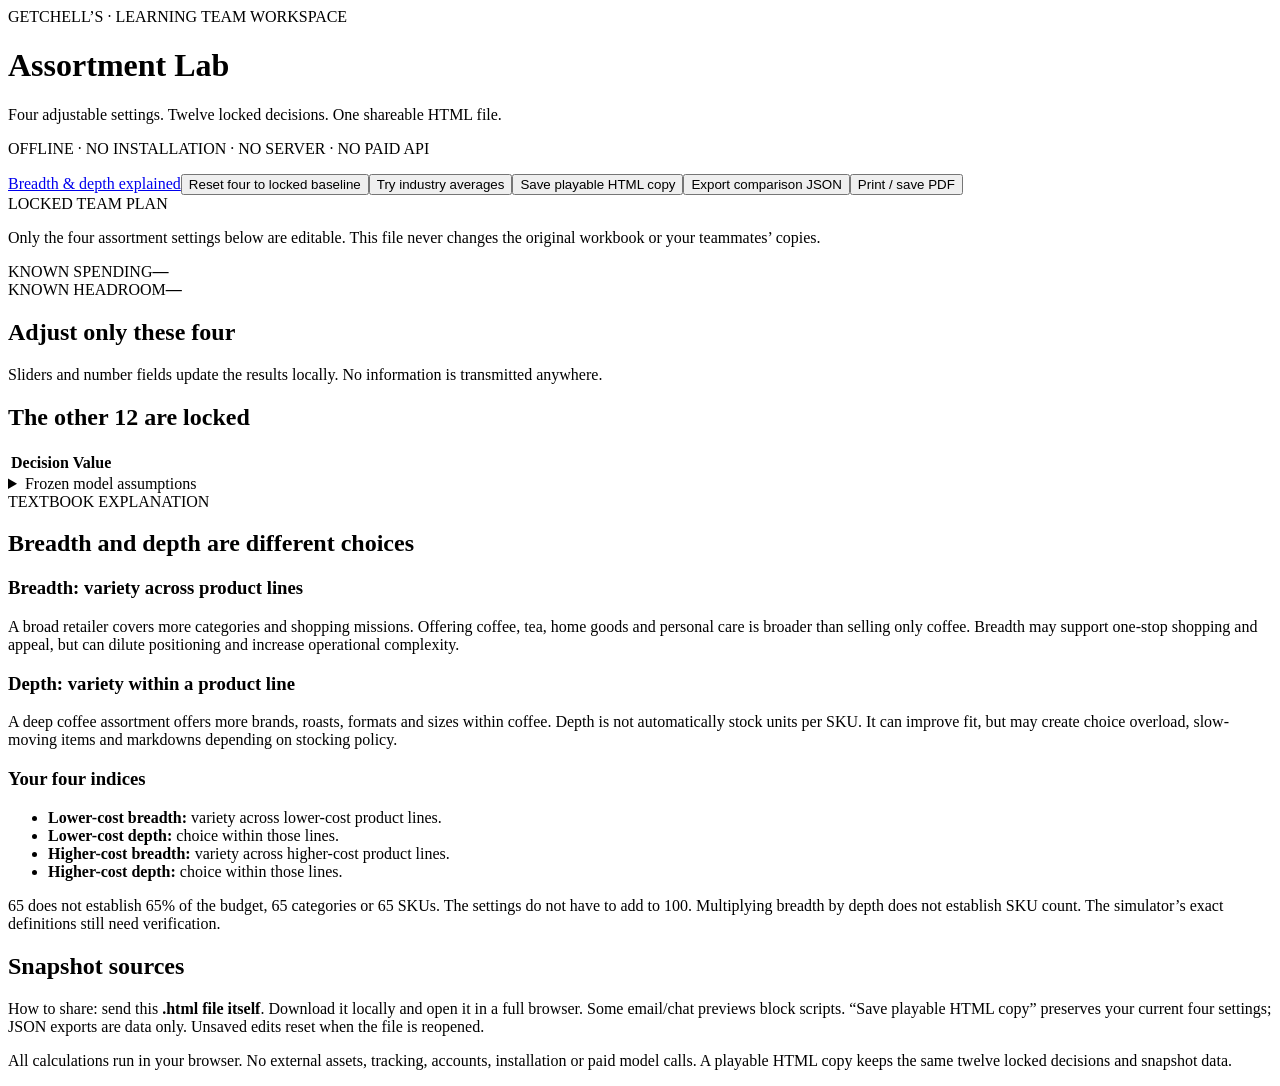
<file: offline/assortment.html>
<!doctype html>
<html lang="en"><head><meta charset="utf-8"><meta name="viewport" content="width=device-width,initial-scale=1">
<meta name="description" content="An offline, interactive four-input assortment decision lab for Getchell’s learning team.">
<title>Getchell’s · Offline Assortment Lab</title><style>__INLINE_STYLE__</style></head>
<body class="offline-assortment"><main>
<header><div class="eyebrow">GETCHELL’S · LEARNING TEAM WORKSPACE</div><h1>Assortment Lab</h1><p>Four adjustable settings. Twelve locked decisions. One shareable HTML file.</p><div class="badge">OFFLINE · NO INSTALLATION · NO SERVER · NO PAID API</div><p id="snapshot-meta" class="meta"></p></header>
<div id="recommendation-top"></div>
<nav aria-label="Lab tools"><a href="#learning">Breadth & depth explained</a><button id="reset">Reset four to locked baseline</button><button id="industry">Try industry averages</button><button id="download-html">Save playable HTML copy</button><button id="download-json">Export comparison JSON</button><button id="print">Print / save PDF</button></nav>
<noscript><div class="warning">Enable JavaScript in your browser to use the interactive controls. Open this file in Chrome, Edge, Firefox or Safari—not an email attachment preview.</div></noscript>
<div id="fatal" role="alert" hidden></div>
<section class="snapshot panel"><div><div class="eyebrow dark">LOCKED TEAM PLAN</div><p id="source-label"></p><p class="small muted">Only the four assortment settings below are editable. This file never changes the original workbook or your teammates’ copies.</p></div><div class="snapshot-metric"><span>KNOWN SPENDING</span><strong id="fixed-spend">—</strong></div><div class="snapshot-metric"><span>KNOWN HEADROOM</span><strong id="fixed-headroom">—</strong></div></section>
<div class="layout"><aside><section class="panel"><h2>Adjust only these four</h2><p class="small muted">Sliders and number fields update the results locally. No information is transmitted anywhere.</p><div id="controls"></div></section><section class="panel"><h2>The other 12 are locked</h2><div class="scroll"><table><thead><tr><th>Decision</th><th>Value</th></tr></thead><tbody id="locked-inputs"></tbody></table></div><details><summary>Frozen model assumptions</summary><p id="assumptions" class="small"></p></details></section></aside>
<div><div id="status" class="info" role="status" aria-live="polite"></div><div id="results"></div></div></div>
<section id="learning" class="panel"><div class="eyebrow dark">TEXTBOOK EXPLANATION</div><h2>Breadth and depth are different choices</h2><div class="two-columns"><div><h3>Breadth: variety across product lines</h3><p>A broad retailer covers more categories and shopping missions. Offering coffee, tea, home goods and personal care is broader than selling only coffee. Breadth may support one-stop shopping and appeal, but can dilute positioning and increase operational complexity.</p><h3>Depth: variety within a product line</h3><p>A deep coffee assortment offers more brands, roasts, formats and sizes within coffee. Depth is not automatically stock units per SKU. It can improve fit, but may create choice overload, slow-moving items and markdowns depending on stocking policy.</p></div><div><h3>Your four indices</h3><ul><li><strong>Lower-cost breadth:</strong> variety across lower-cost product lines.</li><li><strong>Lower-cost depth:</strong> choice within those lines.</li><li><strong>Higher-cost breadth:</strong> variety across higher-cost product lines.</li><li><strong>Higher-cost depth:</strong> choice within those lines.</li></ul><p>65 does not establish 65% of the budget, 65 categories or 65 SKUs. The settings do not have to add to 100. Multiplying breadth by depth does not establish SKU count. The simulator’s exact definitions still need verification.</p></div></div></section>
<section class="panel"><h2>Snapshot sources</h2><ul id="sources"></ul></section>
<div id="readiness-end"></div>
<footer><p>How to share: send this <strong>.html file itself</strong>. Download it locally and open it in a full browser. Some email/chat previews block scripts. “Save playable HTML copy” preserves your current four settings; JSON exports are data only. Unsaved edits reset when the file is reopened.</p><p>All calculations run in your browser. No external assets, tracking, accounts, installation or paid model calls. A playable HTML copy keeps the same twelve locked decisions and snapshot data.</p></footer>
</main><script type="application/json" id="lab-data">__SNAPSHOT_JSON__</script><script>__INLINE_SCRIPT__</script></body></html>
</file>
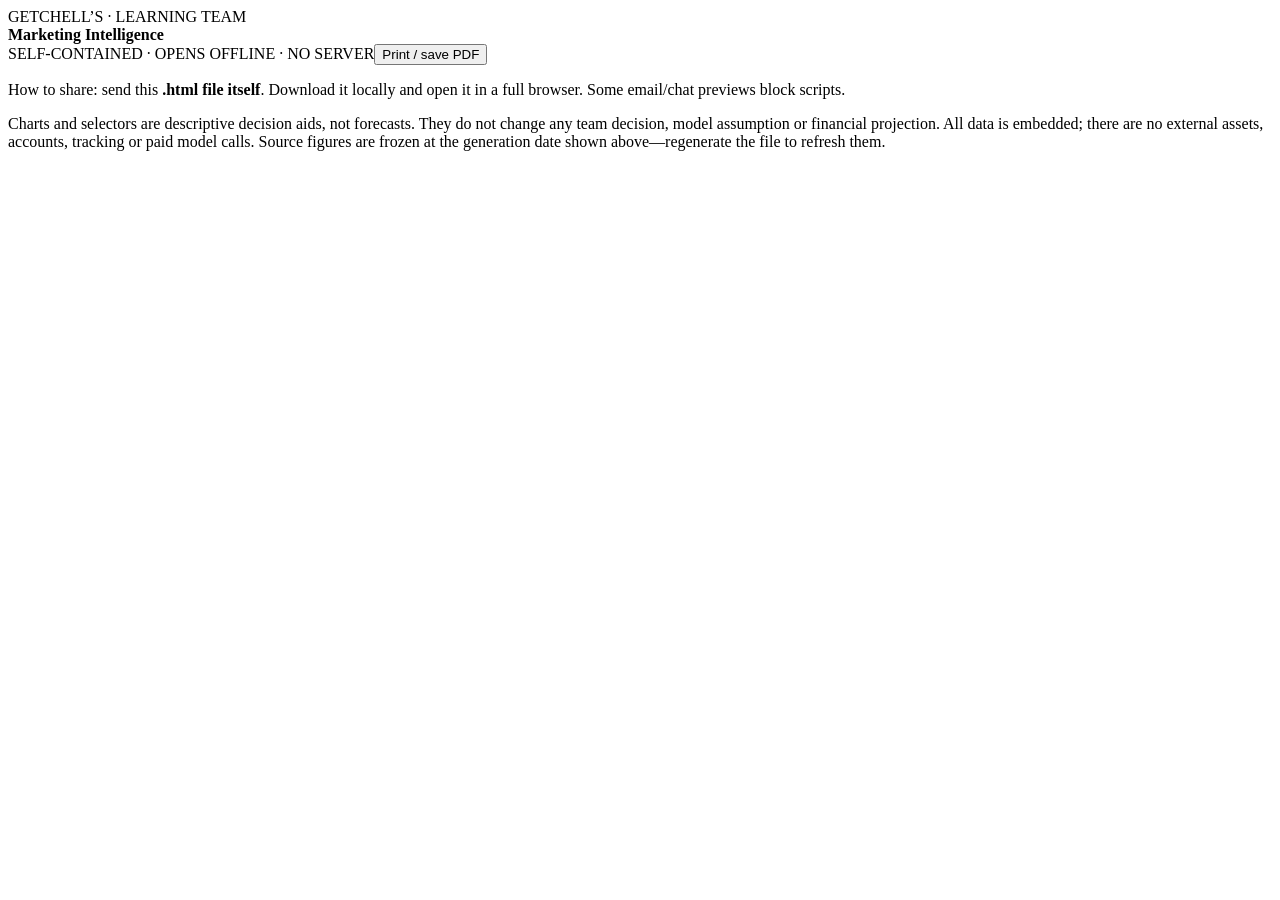
<file: offline/marketing.html>
<!doctype html>
<html lang="en"><head><meta charset="utf-8"><meta name="viewport" content="width=device-width,initial-scale=1">
<meta name="description" content="A self-contained, interactive Marketing Intelligence report for Getchell’s learning team: customer segments, decision charts and source tables.">
<title>Getchell’s · Marketing Intelligence</title>
<link rel="icon" href="data:image/svg+xml,%3Csvg xmlns='http://www.w3.org/2000/svg' viewBox='0 0 40 40'%3E%3Crect width='40' height='40' rx='9' fill='%236343dc'/%3E%3Ctext x='9' y='29' font-family='sans-serif' font-size='28' font-weight='bold' fill='white'%3EG%3C/text%3E%3C/svg%3E">
<style>__INLINE_STYLE__</style></head>
<body class="marketing-standalone">
<header class="marketing-standalone-bar"><div><div class="eyebrow">GETCHELL’S · LEARNING TEAM</div><strong>Marketing Intelligence</strong><small id="report-meta"></small></div><div class="marketing-standalone-actions"><span class="marketing-standalone-badge">SELF-CONTAINED · OPENS OFFLINE · NO SERVER</span><button type="button" id="marketing-print">Print / save PDF</button></div></header>
<main id="content"></main>
<noscript><div class="warning" style="margin:20px 38px">Enable JavaScript in your browser to view the interactive charts and segment selectors. Open this file in Chrome, Edge, Firefox or Safari—not an email attachment preview.</div></noscript>
<footer><p>How to share: send this <strong>.html file itself</strong>. Download it locally and open it in a full browser. Some email/chat previews block scripts.</p><p>Charts and selectors are descriptive decision aids, not forecasts. They do not change any team decision, model assumption or financial projection. All data is embedded; there are no external assets, accounts, tracking or paid model calls. Source figures are frozen at the generation date shown above—regenerate the file to refresh them.</p></footer>
<script type="application/json" id="marketing-data">__MARKETING_JSON__</script><script>__INLINE_SCRIPT__</script></body></html>
</file>
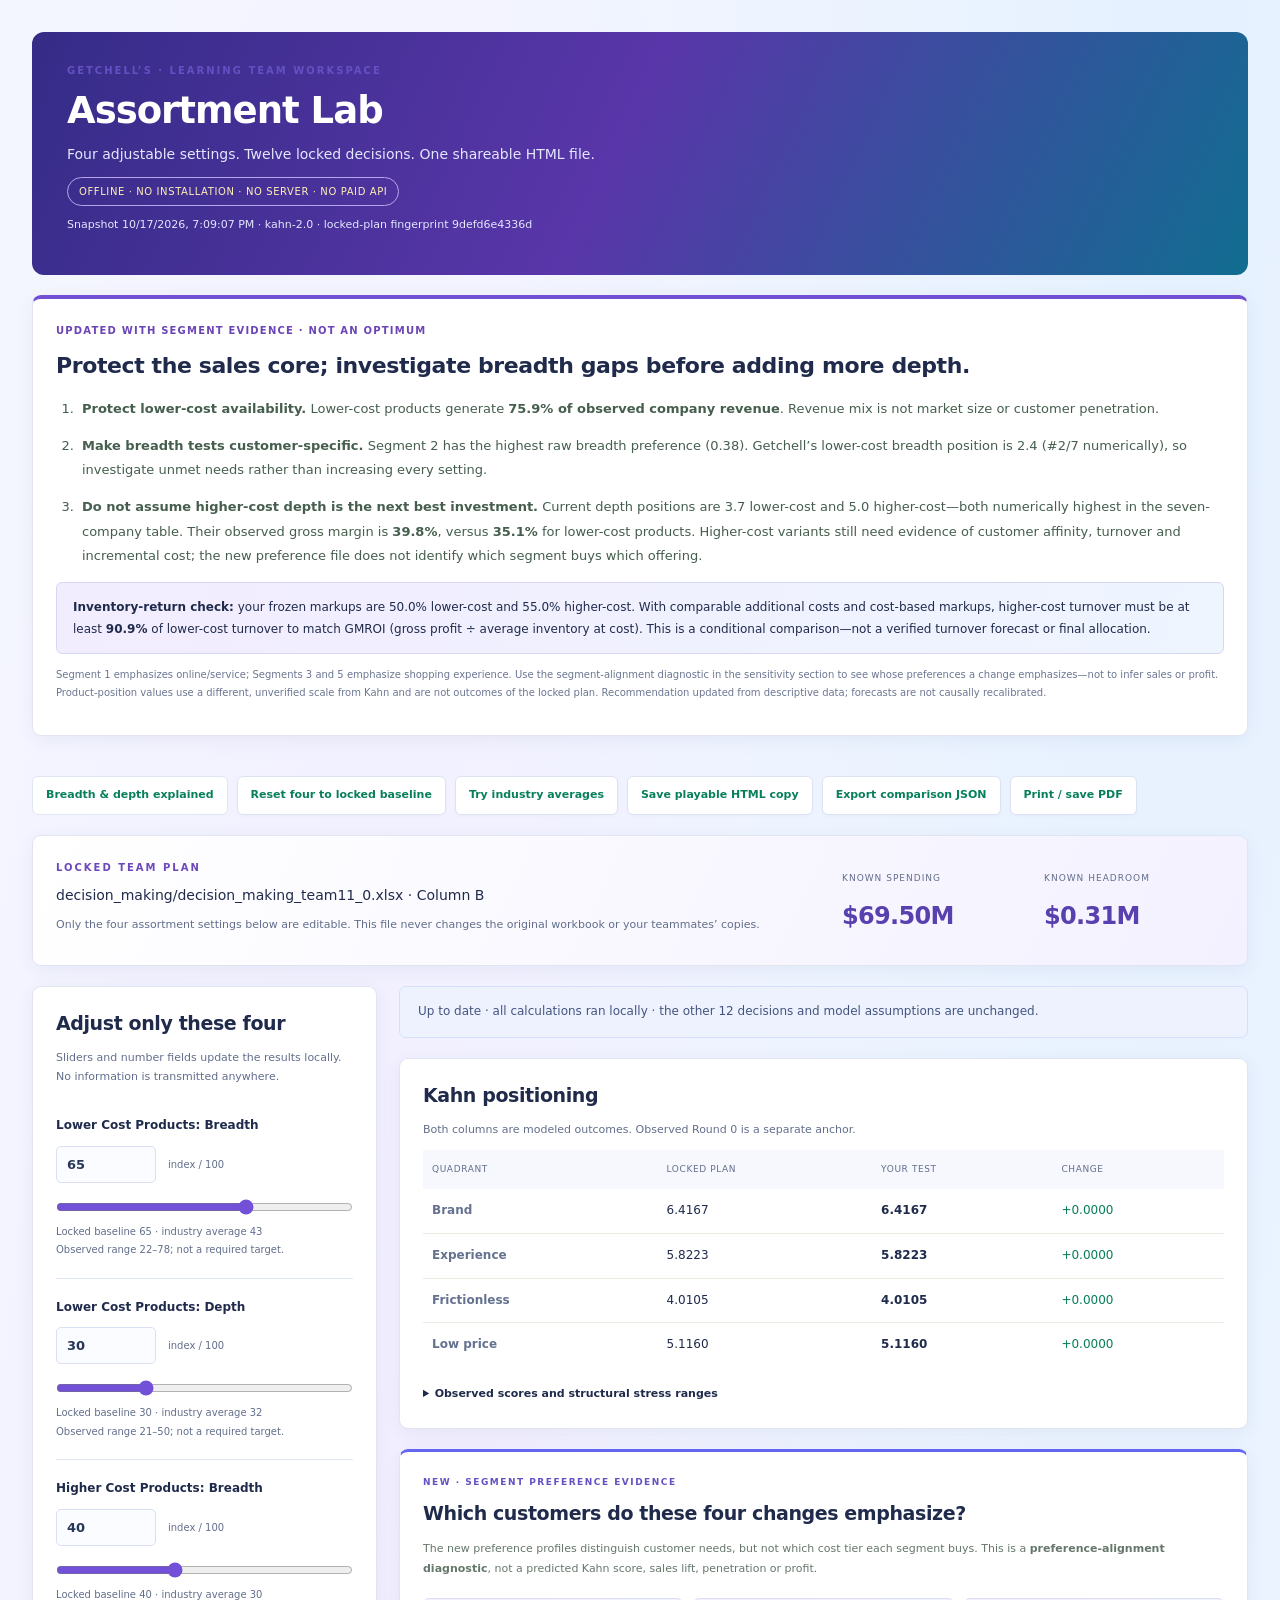
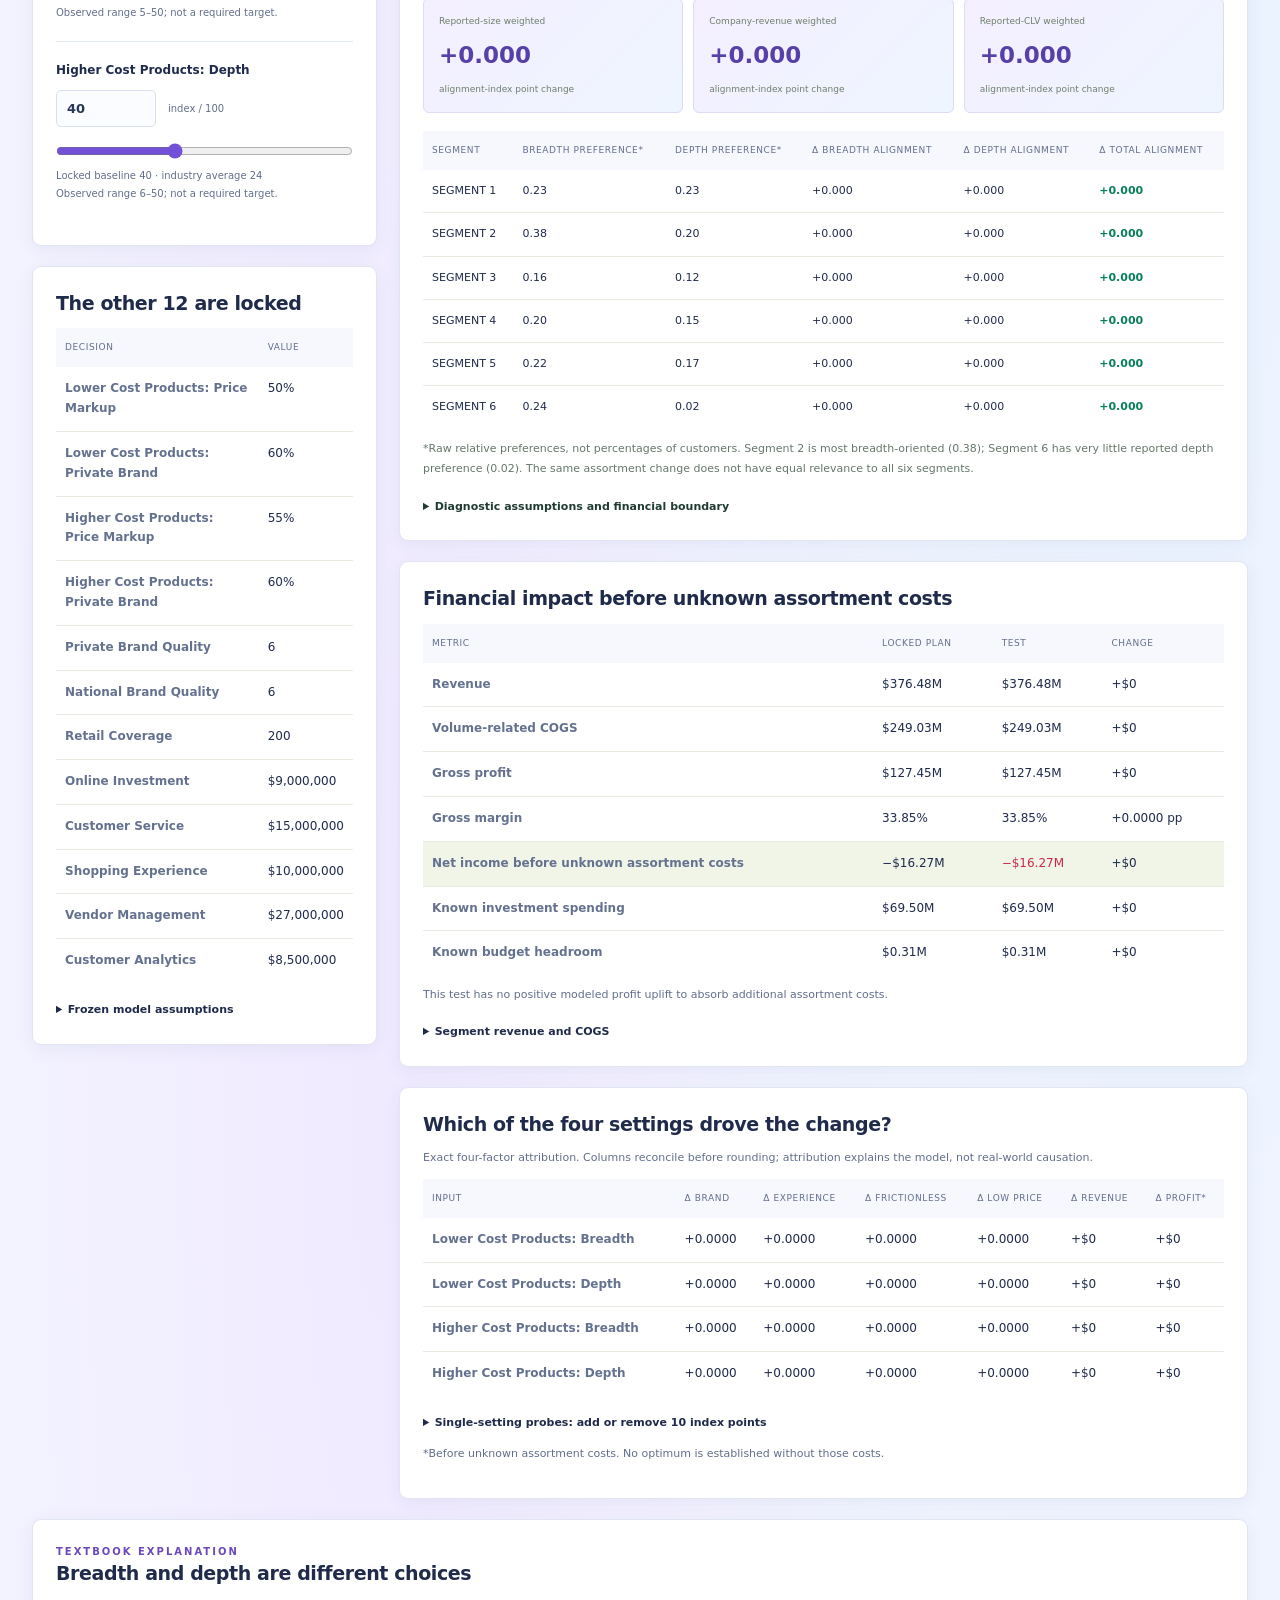
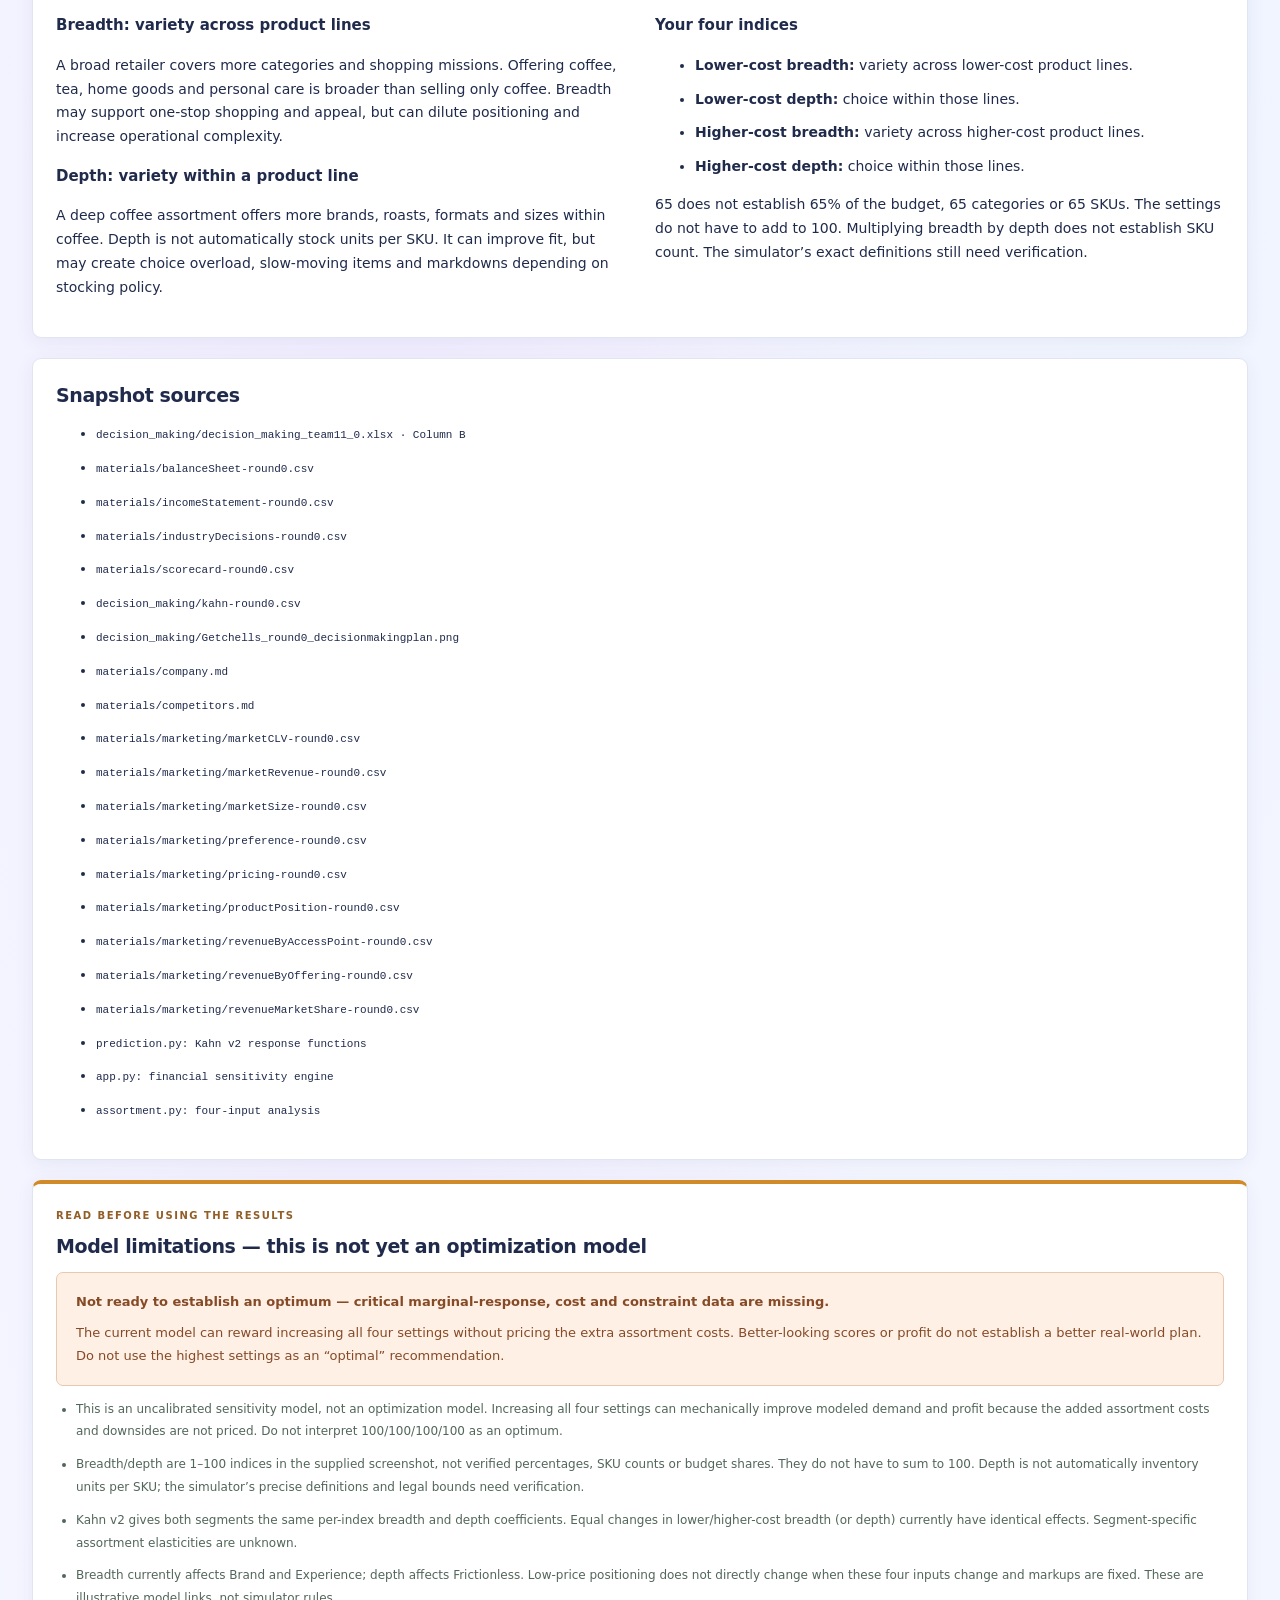
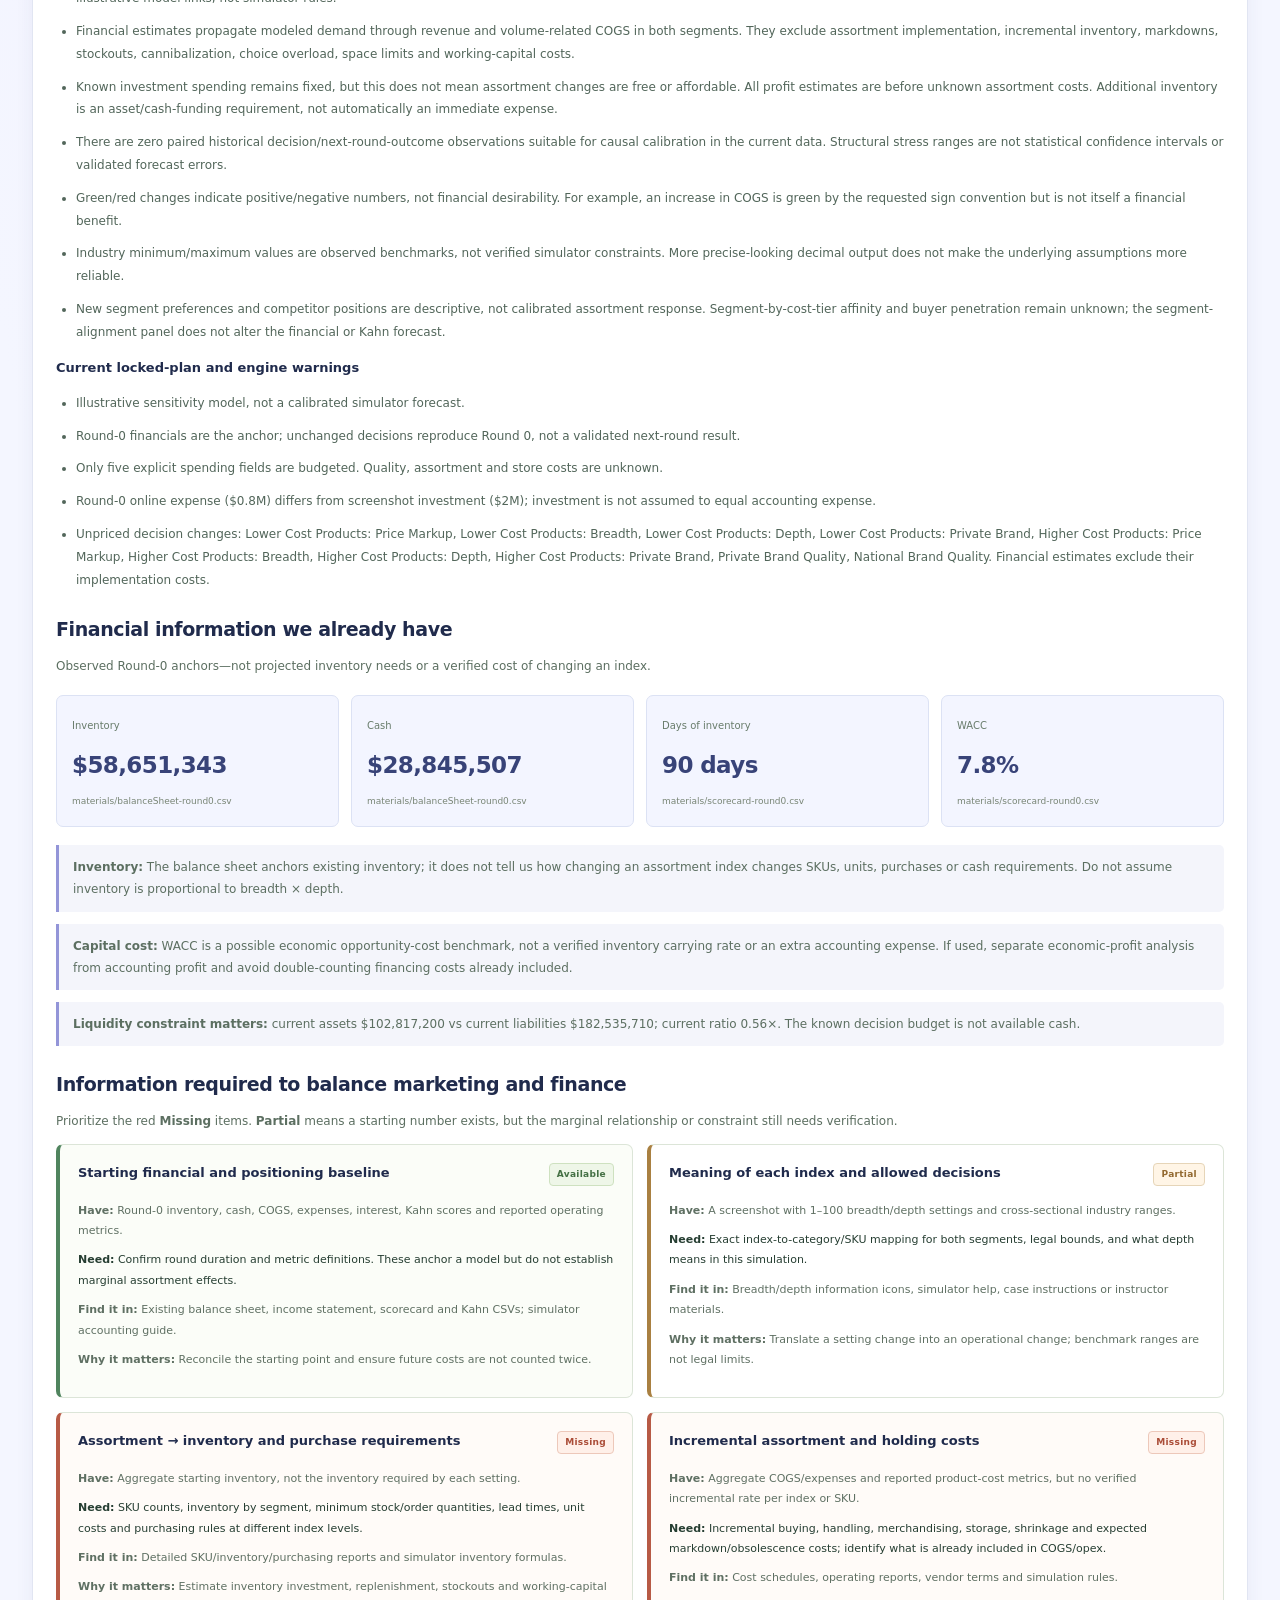
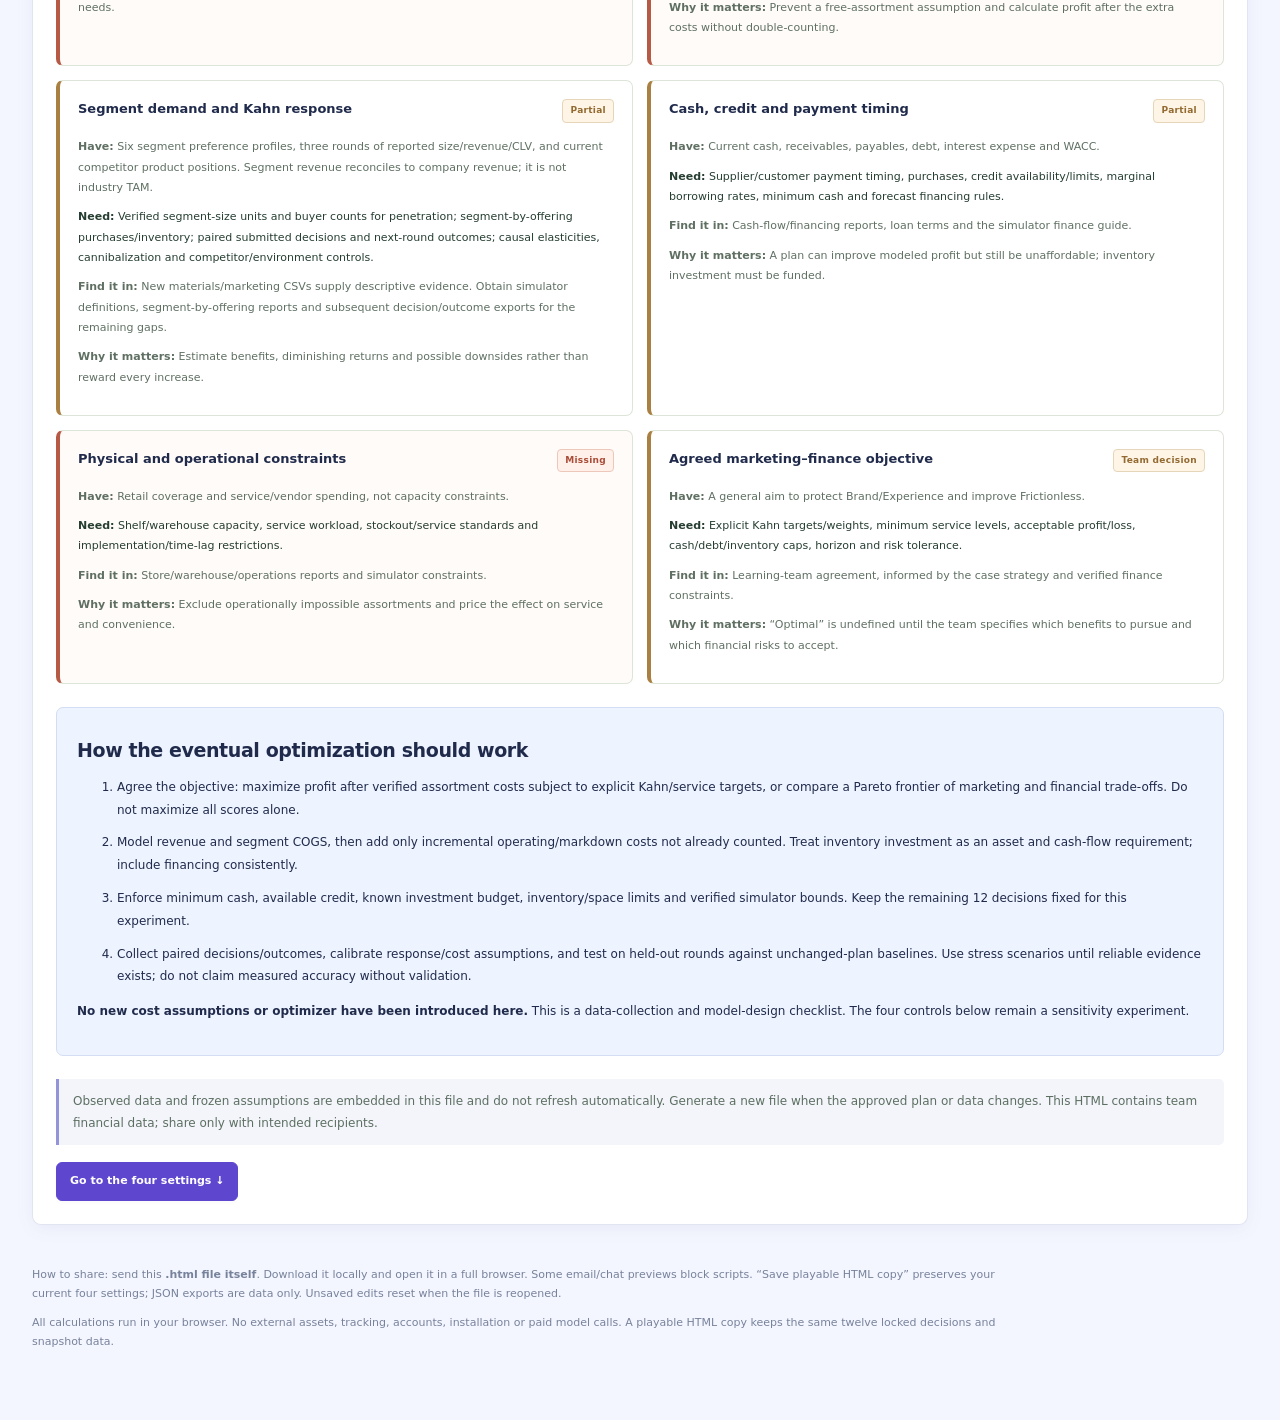
<file: reports/getchells-assortment-lab-offline.html>
<!doctype html>
<html lang="en"><head><meta charset="utf-8"><meta name="viewport" content="width=device-width,initial-scale=1">
<meta name="description" content="An offline, interactive four-input assortment decision lab for Getchell’s learning team.">
<title>Getchell’s · Offline Assortment Lab</title><style>:root{--ink:#203b32;--green:#246c54;--muted:#6b7b70;--line:#dce5d8;--bg:#f5f7f1;--red:#aa493b}*{box-sizing:border-box}body{margin:0;background:var(--bg);color:var(--ink);font:14px/1.7 system-ui,-apple-system,BlinkMacSystemFont,"Segoe UI",sans-serif}main{max-width:1440px;padding:32px;margin:auto}header{background:#203f33;color:white;border-radius:12px;padding:30px 35px}h1{font-size:37px;letter-spacing:-1px;line-height:1.2;margin:10px 0}h2{font-size:19px;letter-spacing:-.4px;line-height:1.4;margin:0 0 12px}h3{font-size:15px}.eyebrow{font-size:10px;font-weight:700;letter-spacing:2px;color:#cdddab}.eyebrow.dark{color:var(--green)}header p{color:#d4e0ce;margin:10px 0}.badge{display:inline-block;border:1px solid #81946c;border-radius:20px;padding:5px 11px;font-size:10px;letter-spacing:.6px}.meta{font-size:11px}nav{display:flex;gap:9px;flex-wrap:wrap;padding:20px 0}button,nav a{background:white;color:var(--green);border:1px solid var(--line);padding:10px 13px;border-radius:6px;font:600 11px/1.5 system-ui,sans-serif;text-decoration:none;cursor:pointer}button:hover,nav a:hover{background:#edf5e6;border-color:#7fa56c}button:disabled{opacity:.5;cursor:not-allowed}button:focus-visible,a:focus-visible,input:focus-visible{outline:2px solid #89a96d;outline-offset:3px}.panel{background:white;border:1px solid var(--line);border-radius:9px;padding:23px;margin-bottom:20px}.snapshot{display:grid;grid-template-columns:minmax(0,1fr) 180px 180px;gap:22px;align-items:center}.snapshot p{margin:8px 0}.snapshot-metric span{font-size:9px;color:var(--muted);letter-spacing:1px}.snapshot-metric strong{display:block;font-size:24px;letter-spacing:-.7px;margin-top:7px}.layout{display:grid;grid-template-columns:345px minmax(0,1fr);gap:22px;align-items:start}.layout>div,.layout>aside{min-width:0}.warning,.info,#fatal{padding:14px 18px;border-radius:7px;font-size:12px;line-height:1.8;margin:0 0 20px}.warning{background:#fff5e4;border:1px solid #edd8b5;color:#826027}.info{background:#eef5e8;border:1px solid #d7e5cb;color:#3e6750}#fatal{background:#fff0e9;border:1px solid #e8b9ad;color:var(--red)}.small{font-size:11px}.muted{color:var(--muted)}.negative{color:var(--red)}.positive{color:var(--green)}.control{padding:18px 0;border-bottom:1px solid var(--line)}.control:last-child{border:0}.control label{font-weight:700;font-size:12px;display:block;margin-bottom:10px}.input-line{display:flex;gap:12px;align-items:center}.input-line input{width:100px}.input-line span{font-size:10px;color:var(--muted)}input[type=number]{border:1px solid #d3dfcc;border-radius:5px;padding:10px;background:#fbfcf8;color:var(--ink);font:600 13px system-ui,sans-serif}input[type=range]{width:100%;margin:16px 0 8px;accent-color:var(--green)}input[aria-invalid=true]{outline:2px solid var(--red)}.control small{display:block;font-size:10px;color:var(--muted);line-height:1.85}.scroll{overflow-x:auto}table{width:100%;border-collapse:collapse;font-size:12px;line-height:1.65}th,td{text-align:left;vertical-align:top;padding:12px 9px;border-bottom:1px solid #e6ecdf}thead th{font-size:9px;font-weight:500;letter-spacing:.6px;text-transform:uppercase;color:var(--muted)}td{font-variant-numeric:tabular-nums}tbody th{font-weight:600}tr:last-child td,tr:last-child th{border-bottom:0}.highlight td,.highlight th{background:#f0f5e7}.two-columns{display:grid;grid-template-columns:1fr 1fr;gap:30px}details{margin-top:17px;color:var(--muted);font-size:11px;line-height:1.9}summary{cursor:pointer;color:var(--ink);font-weight:600}li{margin:10px 0}#limitations{font-size:12px;color:var(--muted);padding-left:18px}code{font-size:11px;overflow-wrap:anywhere}footer{color:var(--muted);font-size:11px;padding:10px 0 25px}footer p{max-width:1000px}a{color:var(--green)}@media(max-width:1050px){.layout{grid-template-columns:300px minmax(0,1fr)}.snapshot{grid-template-columns:1fr 150px 150px}}@media(max-width:850px){main{padding:20px}.layout{grid-template-columns:1fr}.snapshot{grid-template-columns:1fr 1fr}.snapshot>div:first-child{grid-column:1/-1}.two-columns{grid-template-columns:1fr;gap:5px}}@media(max-width:500px){main{padding:12px}header,.panel{padding:20px}h1{font-size:30px}.snapshot-metric strong{font-size:22px}nav{gap:7px}nav button,nav a{font-size:10px;padding:9px}.panel table{font-size:11px}}@media print{body{background:white;font-size:10pt}main{padding:0;max-width:none}header{background:white;color:#203b32;border-bottom:3px solid #246c54;padding:15px 0;border-radius:0}header p,.eyebrow{color:#405c4a}.badge{color:#203b32}nav,input[type=range]{display:none}.layout{display:block}.panel{padding:14px 0;border:0;border-top:1px solid #dce5d8;border-radius:0}.scroll{overflow:visible}thead{display:table-header-group}table{font-size:8pt}th,td{padding:6px 4px}tr,.warning,.info,.control{break-inside:avoid}h2,h3{break-after:avoid}.snapshot{display:block}.snapshot-metric{display:inline-block;margin-right:30px}input[type=number]{border:0;padding:2px}.control{display:inline-block;width:48%;vertical-align:top;padding:10px 0}.control small{font-size:8pt}.two-columns{display:block}details:not([open]){display:none}footer{font-size:8pt}}

.readiness{border-top:4px solid #ad6c31!important}.readiness h2{margin-top:25px}.readiness h2:first-of-type{margin-top:9px}.readiness h3{font-size:13px}.readiness-eyebrow{color:#925e26;font-size:10px;letter-spacing:1.5px;font-weight:700}.readiness-critical{padding:17px 19px;background:#fff0e6;border:1px solid #eac7af;border-radius:7px;color:#854a26;font-size:13px;line-height:1.8}.readiness-critical p{margin:8px 0 0}.readiness-limitations,.readiness-warnings{padding-left:20px;font-size:12px;line-height:1.9;color:#52665a}.readiness-limitations li,.readiness-warnings li{margin:10px 0}.readiness-copy,.readiness-note{font-size:12px;line-height:1.85;color:#5c6f61}.readiness-note{padding:11px 14px;background:#f4f7ef;border-left:3px solid #a2b786;border-radius:0 5px 5px 0}.readiness-known{display:grid;grid-template-columns:repeat(4,minmax(0,1fr));gap:12px;margin:18px 0}.readiness-known>div{padding:17px 15px;background:#f4f7ef;border:1px solid #dce5d8;border-radius:7px;min-width:0}.readiness-known span{font-size:10px;color:#687c6b}.readiness-known strong{display:block;font-size:23px;letter-spacing:-.6px;margin:9px 0}.readiness-known small{display:block;font-size:9px;color:#788575;overflow-wrap:anywhere}.readiness-requirements{display:grid;grid-template-columns:1fr 1fr;gap:14px}.readiness-requirement{border:1px solid #dce5d8;border-left:4px solid #a98041;border-radius:7px;padding:18px;min-width:0}.readiness-requirement.missing{border-left-color:#b75a45;background:#fffbf8}.readiness-requirement.available{border-left-color:#50845e;background:#fbfdf8}.readiness-row-title{display:flex;justify-content:space-between;align-items:flex-start;gap:12px}.readiness-row-title h3{margin:0 0 8px;line-height:1.6}.readiness-status{font-size:9px;font-weight:600;letter-spacing:.3px;border-radius:4px;border:1px solid #e6d5b8;background:#fff5e6;color:#936a31;padding:3px 7px;white-space:nowrap}.readiness-status.missing{background:#fff0e9;border-color:#edc8ba;color:#aa4c37}.readiness-status.available{background:#eef6e8;border-color:#cee1c0;color:#447044}.readiness-requirement p{font-size:11px;line-height:1.85;margin:9px 0;color:#5f7063}.readiness-requirement .readiness-needed{color:#263e32}.readiness-balance{margin:23px 0;padding:20px;background:#edf4e8;border:1px solid #d5e4c8;border-radius:7px}.readiness-balance h2{margin-top:0}.readiness-balance ol,.readiness-balance p{font-size:12px;line-height:1.9}.readiness-jump{margin-top:5px;background:#246c54!important;color:white!important;border-color:#246c54!important}@media(max-width:1050px){.readiness-known{grid-template-columns:1fr 1fr}}@media(max-width:700px){.readiness-requirements{grid-template-columns:1fr}.readiness-known strong{font-size:20px}.readiness-row-title{flex-wrap:wrap;gap:5px}.readiness-balance{padding:15px}}@media print{.readiness-critical,.readiness-known>div,.readiness-requirement{break-inside:avoid}.readiness-requirements{display:block}.readiness-requirement{margin:12px 0}.readiness-jump{display:none}.readiness-limitations,.readiness-warnings,.readiness-copy,.readiness-note,.readiness-requirement p,.readiness-balance p,.readiness-balance ol{font-size:9pt}.readiness-known{grid-template-columns:repeat(4,1fr)}.readiness-known strong{font-size:15pt}}
.assortment-recommendation{border-top:4px solid #246c54!important}.recommendation-eyebrow{font-size:10px;font-weight:700;letter-spacing:1.2px;color:#246c54}.assortment-recommendation h2{margin:10px 0 15px;font-size:22px;line-height:1.5}.assortment-recommendation ol{padding-left:22px;font-size:13px;line-height:1.9;color:#455e4d}.assortment-recommendation li{padding-left:4px;margin:12px 0}.recommendation-threshold{background:#f0f5e9;border:1px solid #d5e3c8;border-radius:6px;padding:13px 16px;font-size:12px;line-height:1.85}.recommendation-basis{font-size:10px;line-height:1.8;color:#71806f}.assortment-recommendation{margin-top:20px}@media print{.assortment-recommendation{break-inside:avoid}.assortment-recommendation ol,.recommendation-threshold{font-size:9pt}}

.marketing-context{border-top:3px solid #769a55}.marketing-eyebrow{font-size:9px;font-weight:700;letter-spacing:1.5px;color:#246c54;margin-bottom:10px}.marketing-copy,.marketing-notes{font-size:11px;color:#65776a;line-height:1.85}.marketing-notes{padding-left:18px}.marketing-notes li{margin:10px 0}.marketing-mini-grid{display:grid;grid-template-columns:repeat(3,minmax(0,1fr));gap:10px;margin:18px 0}.marketing-mini-grid>div{background:#f2f6eb;border:1px solid #dce6d4;padding:15px;border-radius:6px;min-width:0}.marketing-mini-grid span,.marketing-mini-grid small{font-size:9px;color:#6e7e6c;display:block}.marketing-mini-grid strong{display:block;font-size:23px;margin:7px 0;color:#246c54}.marketing-preference-bars{display:grid;gap:10px}.marketing-preference-bars>div{display:grid;grid-template-columns:140px 1fr 40px;align-items:center;gap:10px;font-size:10px}.marketing-preference-bars .bar{margin:0}.marketing-own{background:#eef5e7;font-weight:700}.marketing-source-tables details{padding:13px 0;border-bottom:1px solid #e1e7db}.marketing-source-tables .table-wrap{margin-top:15px}.segment-alignment{border-top:3px solid #769a55}.segment-alignment table{font-size:11px}.segment-alignment details{font-size:11px;color:#65776a;line-height:1.85}.segment-alignment summary{font-weight:600;color:#203b32;cursor:pointer}.marketing-context p{line-height:1.85}.marketing-context h3{font-size:13px}@media(max-width:650px){.marketing-mini-grid{grid-template-columns:1fr}.marketing-preference-bars>div{grid-template-columns:120px 1fr 30px}}@media print{.marketing-mini-grid>div{break-inside:avoid}.marketing-copy,.marketing-notes{font-size:9pt}}
.grid-equal>div{min-width:0}

/* Presentation-only theme. Semantic positive/negative colors remain green/red. */
:root{--ink:#202b4c;--muted:#626e8b;--green:#087f5b;--lime:#fde68a;--line:#e1e6f4;--bg:#f4f6ff;--red:#cc2948;--amber:#98600d;--accent:#5b3ee4;--accent-blue:#2563eb;--accent-cyan:#0891b2}
body{background:radial-gradient(ellipse at 92% 0%,#e5f1ff 0,transparent 42%),radial-gradient(ellipse at 30% 35%,#f0eaff 0,transparent 45%),var(--bg);color:var(--ink)}
.sidebar{background:linear-gradient(165deg,#1c2454 0%,#14213e 65%,#172b49 100%);border-right-color:#283765;box-shadow:6px 0 28px #1e235010;color:#f7f8ff}
.brand{color:#fff}.brand small{color:#c5d1f0}.brand-icon{background:linear-gradient(135deg,#7c3aed,#2563eb 70%,#0891b2);box-shadow:0 5px 18px #13173550}.brand-icon span{color:#fde68a}.workspace{color:#adbde4}
.sidebar nav a{color:#c7d2ec;border:1px solid transparent}.sidebar nav a span{color:#a8c4ff}.sidebar nav a:hover{background:#ffffff0e;color:white}.sidebar nav a.active{color:white;background:linear-gradient(110deg,#6545df,#3c64d9);border-color:#8997ff75;box-shadow:0 4px 14px #060e242c}.sidebar nav a.active span{color:#fff}
.sidebar-note{color:#c0e7ff}.sidebar-note p,.team small{color:#aebedf}.team{border-top-color:#ffffff20;color:#edf2ff}.avatar{background:#344170;border-color:#6074aa;color:#f5e6ff}.sidebar .live-dot{background:#41dfb2;box-shadow:0 0 0 3px #41dfb21a}
.topbar{background:linear-gradient(100deg,#ffffff,#f0f4ff);border-bottom-color:#dde4f8}.crumb{color:#65769b}.round-pill{background:#edf1ff;border-color:#d3dcfc;color:#43509a}.round-pill .live-dot{background:#0b9b78}.eyebrow{color:#6550c3}
.panel,.card{border-color:#e1e5f2;box-shadow:0 4px 18px #343b7410}.panel{background:#ffffff}.cards>.card{position:relative;overflow:hidden;border-top:3px solid #6366f1;background:linear-gradient(145deg,#fff,#f0f1ff)}.cards>.card:nth-child(4n+2){border-top-color:#db2777;background:linear-gradient(145deg,#fff,#fff0f7)}.cards>.card:nth-child(4n+3){border-top-color:#0891b2;background:linear-gradient(145deg,#fff,#eafaff)}.cards>.card:nth-child(4n){border-top-color:#e38a12;background:linear-gradient(145deg,#fff,#fff7e8)}.card-value:not(.positive):not(.negative){color:#26335d}.card-label{color:#586687}.card-foot{color:#65718b}
button,.button{border-color:#dce2f2;box-shadow:0 2px 4px #2b347606}button:hover,.button:hover{background:#eef0ff;border-color:#9a9ae8;color:#4437a3}.primary{background:linear-gradient(110deg,#6843dc,#3264dc);border-color:#5c50d5;color:white;box-shadow:0 4px 12px #5b3ee423}.primary:hover{background:linear-gradient(110deg,#5632c5,#2653c8);border-color:#5943c1;color:white}button:focus-visible,a:focus-visible{outline-color:#7551e8}input:focus,select:focus{outline-color:#9a8de9}
.hero{background:linear-gradient(115deg,#352c87 0%,#5936a9 45%,#116d91 100%);box-shadow:0 9px 24px #4c3c9a22}.hero .eyebrow{color:#f5d898}.hero h2{color:#fff}.hero p{color:#e2e5ff}.hero .button{background:#fde68a;border-color:#fce095;color:#3c3267}.hero .button:hover{background:#fff0ae}.hero:after{color:#b2dfff15}
.tag{background:#f7f8fe;border-color:#dce2f2;color:#5d6b88}.tag.green{background:#e6f8ef;border-color:#bce7d0;color:#086946}.tag.amber{background:#fff3dd;border-color:#efdaad;color:#8a560c}.tag.red{background:#fff0f3;border-color:#efc4cd;color:#b12240}
.info{background:#eef2ff;border-color:#d6dffc;color:#43557f}.warning{background:#fff5e5;border-color:#eed5a5;color:#805416}.error-box{background:#fff0f3;border-color:#edb9c8;color:#ac2442}.positive{color:var(--green)}.negative,.danger-text{color:var(--red)}
.bar{background:#edf0fa}.bar span{background:linear-gradient(90deg,#7160df,#398dd1)}.bar.red span{background:linear-gradient(90deg,#db3860,#c12444)}
.quadrant{background:#f5f7ff;border-color:#e0e5f6}.quadrant.strong{background:linear-gradient(140deg,#f1ecff,#edf4ff);border-color:#d3c9f4}.quadrant:nth-child(2){background:linear-gradient(140deg,#fff0f7,#f4efff);border-color:#eed4e4}.quadrant:nth-child(3){background:#fff8eb;border-color:#f1e2c4}.quadrant:nth-child(4){background:#eefaFF;border-color:#cfeaf3}.quadrant .q-name{color:#596185}.quadrant .q-score{color:#29365e}.q-score small{color:#8592ad}.q-rank{color:#6340bf}
table thead{background:#f7f8fe}th{color:#64718f}.highlight-row td{background:#eef1ff}.section-label span{background:#eee9ff;color:#6e45c8}.insight-icon{background:#ebeaff;color:#6c4aca}.insight-icon.warn{background:#fff0d9;color:#a76b12}.input-wrap input,input[type=number],input[type=text],select{border-color:#d9e0f2;background:#fbfcff;color:#273757}.factor-row{border-bottom-color:#e9edf8}
.marketing-context,.segment-alignment{border-top-color:#6366f1}.marketing-eyebrow{color:#6650c3}.marketing-mini-grid>div{background:linear-gradient(135deg,#f4efff,#eef5ff);border-color:#dcdcf3}.marketing-mini-grid strong{color:#5741a8}.marketing-own{background:#eeebff}
.marketing-chart-grid>.marketing-chart-panel:nth-child(1){border-top:3px solid #7c3aed}.marketing-chart-grid>.marketing-chart-panel:nth-child(2){border-top:3px solid #2563eb}.marketing-chart-grid>.marketing-chart-panel:nth-child(3){border-top:3px solid #0891b2}.marketing-chart-grid>.marketing-chart-panel:nth-child(4){border-top:3px solid #db2777}.marketing-chart-panel{box-shadow:0 5px 20px #343d7510}.marketing-segment-chip.selected{background:#eee9ff;border-color:#9a83e3;color:#5834aa}.marketing-decision-brief{background:linear-gradient(115deg,#f3eeff,#eef7ff);border-color:#d8d5f3;border-left-color:#7954dc}.marketing-brief-facts strong{color:#5437a6}.marketing-brief-facts span{color:#687195}.marketing-chart-takeaway{background:#f0f2ff;color:#506080}.marketing-analysis-svg .chart-grid{stroke:#e6e9f5}.marketing-analysis-svg .chart-tick{fill:#6b7692}.marketing-analysis-svg .chart-axis-label{fill:#5c6889}.marketing-analysis-svg .chart-value,.marketing-analysis-svg .chart-segment-label{fill:#344262}.marketing-chart-target.is-selected circle{stroke:#45318a}.marketing-analysis-svg .chart-parity{stroke:#a9a9ca}
.marketing-analysis-svg polyline[stroke="#84916e"]{stroke:#7c3aed}.marketing-analysis-svg circle[fill="#84916e"],.marketing-line-legend i[style*="#84916e"]{fill:#7c3aed;background:#7c3aed!important}.marketing-analysis-svg polyline[stroke="#246c54"]{stroke:#059669}.marketing-analysis-svg circle[fill="#246c54"],.marketing-line-legend i[style*="#246c54"]{fill:#059669;background:#059669!important}.marketing-analysis-svg polyline[stroke="#aa7b30"]{stroke:#d97706}.marketing-analysis-svg circle[fill="#aa7b30"],.marketing-line-legend i[style*="#aa7b30"]{fill:#d97706;background:#d97706!important}
.assortment-recommendation{border-top-color:#7250d4!important}.recommendation-eyebrow{color:#6b45b5}.recommendation-threshold{background:linear-gradient(110deg,#f2ecff,#eef5ff);border-color:#d7d7f1}.recommendation-basis{color:#6b7691}.assortment-control input[type=range]{accent-color:#7350d8}.readiness{border-top-color:#d18a28!important}.readiness-known>div{background:#f3f5ff;border-color:#dce2f4}.readiness-known strong{color:#384378}.readiness-balance{background:#edf3ff;border-color:#d3def4}.readiness-jump{background:#5f46cf!important;border-color:#5f46cf!important}.readiness-note{background:#f4f5fb;border-left-color:#9395d8}
.chat-avatar{background:linear-gradient(135deg,#7951d8,#3671da)}.chat-avatar span{background:#fde68a;color:#4c367b}.user-message{background:linear-gradient(120deg,#eeebff,#edf5ff);border-color:#d8d8f3}.message-label{color:#6950b9}.assistant-message{border-color:#e1e4f3}.chat-prompts button{background:#f8f7ff}.chat-page-link{color:#6142be}.chat-transcript{background:#fcfcff}.chat-compose textarea{background:#fafbff;border-color:#dce1f2}.chat-pending{color:#6d49c8}
.metric-strip div{background:linear-gradient(135deg,#f0ebff,#eef6ff)}.trend-column .column{background:#ccc3ef}.trend-column:last-child .column{background:linear-gradient(#8060d8,#477cdb)}pre{background:#f5f6ff;color:#46537b}.optimization{border-top-color:#7c3aed}#notice{background:linear-gradient(110deg,#5435a2,#285f97);box-shadow:0 8px 25px #33286625}footer{border-top-color:#dfe4f3;color:#77829b}
body.offline-assortment header{background:linear-gradient(115deg,#352c87,#5936a9 48%,#116d91);color:white}body.offline-assortment header p{color:#e4e7ff}body.offline-assortment .badge{border-color:#b9a5eb;color:#fff0b6}body.offline-assortment .snapshot{background:linear-gradient(115deg,#fff,#f3f1ff)}body.offline-assortment .snapshot-metric strong{color:#5940af}body.offline-assortment .eyebrow.dark{color:#6c48bd}body.offline-assortment input[type=range]{accent-color:#7350d8}
@media print{body{background:white!important}.sidebar{box-shadow:none}.panel,.card{box-shadow:none}.hero,body.offline-assortment header{background:white;color:#25345c;border-bottom:3px solid #7450cb}.hero h2,.hero p,body.offline-assortment header p{color:#25345c}.hero .eyebrow{color:#6e45ba}body.offline-assortment .badge{color:#4a3a80}}
.marketing-analysis-svg rect[fill-opacity="0.5"]{fill-opacity:.78}.marketing-composition-svg rect[fill-opacity="0.65"]{fill-opacity:.88}
</style></head>
<body class="offline-assortment"><main>
<header><div class="eyebrow">GETCHELL’S · LEARNING TEAM WORKSPACE</div><h1>Assortment Lab</h1><p>Four adjustable settings. Twelve locked decisions. One shareable HTML file.</p><div class="badge">OFFLINE · NO INSTALLATION · NO SERVER · NO PAID API</div><p id="snapshot-meta" class="meta"></p></header>
<div id="recommendation-top"></div>
<nav aria-label="Lab tools"><a href="#learning">Breadth & depth explained</a><button id="reset">Reset four to locked baseline</button><button id="industry">Try industry averages</button><button id="download-html">Save playable HTML copy</button><button id="download-json">Export comparison JSON</button><button id="print">Print / save PDF</button></nav>
<noscript><div class="warning">Enable JavaScript in your browser to use the interactive controls. Open this file in Chrome, Edge, Firefox or Safari—not an email attachment preview.</div></noscript>
<div id="fatal" role="alert" hidden></div>
<section class="snapshot panel"><div><div class="eyebrow dark">LOCKED TEAM PLAN</div><p id="source-label"></p><p class="small muted">Only the four assortment settings below are editable. This file never changes the original workbook or your teammates’ copies.</p></div><div class="snapshot-metric"><span>KNOWN SPENDING</span><strong id="fixed-spend">—</strong></div><div class="snapshot-metric"><span>KNOWN HEADROOM</span><strong id="fixed-headroom">—</strong></div></section>
<div class="layout"><aside><section class="panel"><h2>Adjust only these four</h2><p class="small muted">Sliders and number fields update the results locally. No information is transmitted anywhere.</p><div id="controls"></div></section><section class="panel"><h2>The other 12 are locked</h2><div class="scroll"><table><thead><tr><th>Decision</th><th>Value</th></tr></thead><tbody id="locked-inputs"></tbody></table></div><details><summary>Frozen model assumptions</summary><p id="assumptions" class="small"></p></details></section></aside>
<div><div id="status" class="info" role="status" aria-live="polite"></div><div id="results"></div></div></div>
<section id="learning" class="panel"><div class="eyebrow dark">TEXTBOOK EXPLANATION</div><h2>Breadth and depth are different choices</h2><div class="two-columns"><div><h3>Breadth: variety across product lines</h3><p>A broad retailer covers more categories and shopping missions. Offering coffee, tea, home goods and personal care is broader than selling only coffee. Breadth may support one-stop shopping and appeal, but can dilute positioning and increase operational complexity.</p><h3>Depth: variety within a product line</h3><p>A deep coffee assortment offers more brands, roasts, formats and sizes within coffee. Depth is not automatically stock units per SKU. It can improve fit, but may create choice overload, slow-moving items and markdowns depending on stocking policy.</p></div><div><h3>Your four indices</h3><ul><li><strong>Lower-cost breadth:</strong> variety across lower-cost product lines.</li><li><strong>Lower-cost depth:</strong> choice within those lines.</li><li><strong>Higher-cost breadth:</strong> variety across higher-cost product lines.</li><li><strong>Higher-cost depth:</strong> choice within those lines.</li></ul><p>65 does not establish 65% of the budget, 65 categories or 65 SKUs. The settings do not have to add to 100. Multiplying breadth by depth does not establish SKU count. The simulator’s exact definitions still need verification.</p></div></div></section>
<section class="panel"><h2>Snapshot sources</h2><ul id="sources"></ul></section>
<div id="readiness-end"></div>
<footer><p>How to share: send this <strong>.html file itself</strong>. Download it locally and open it in a full browser. Some email/chat previews block scripts. “Save playable HTML copy” preserves your current four settings; JSON exports are data only. Unsaved edits reset when the file is reopened.</p><p>All calculations run in your browser. No external assets, tracking, accounts, installation or paid model calls. A playable HTML copy keeps the same twelve locked decisions and snapshot data.</p></footer>
</main><script type="application/json" id="lab-data">{"format_version": 1, "generated_at": "2026-10-17T19:09:07.086517+00:00", "source": "decision_making/decision_making_team11_0.xlsx · Column B", "model_version": "kahn-2.0", "baseline_fingerprint": "9defd6e4336d", "baseline": {"low_markup": 50.0, "low_breadth": 65.0, "low_depth": 30.0, "low_private": 60.0, "high_markup": 55.00000000000001, "high_breadth": 40.0, "high_depth": 40.0, "high_private": 60.0, "private_quality": 6.0, "national_quality": 6.0, "coverage": 200.0, "online": 9000000.0, "service": 15000000.0, "experience": 10000000.0, "vendor": 27000000.0, "analytics": 8500000.0}, "initial_values": {"low_breadth": 65.0, "low_depth": 30.0, "high_breadth": 40.0, "high_depth": 40.0}, "assumptions": {"score_response": 0.55, "demand_response": 0.025, "price_elasticity": 1.2, "uncertainty": 0.1}, "configuration": {"half_saturation": {"online": 9605331.0, "service": 10096802.0, "experience": 7804118.0, "vendor": 31679117.0, "analytics": 7192185.0, "coverage": 236.0}, "online_share": 0.513, "operating_scores": {"vendor": 1.0, "analytics": 1.0}, "reference": {"low_markup": 54, "low_breadth": 50, "low_depth": 50, "low_private": 50, "high_markup": 66, "high_breadth": 50, "high_depth": 50, "high_private": 50, "private_quality": 5, "national_quality": 5, "coverage": 200, "online": 2000000, "service": 15000000, "experience": 10000000, "vendor": 30000000, "analytics": 10000000}}, "weights": {"BRAND": {"vendor": 0.8, "analytics": 0.45, "store_quality": 0.25, "vendor_analytics": 0.2, "quality": 0.32, "breadth": 0.3, "private": -0.15}, "EXPERIENCE": {"store_quality": 3.0, "service": 1.6, "analytics": 0.65, "online": 0.3, "service_experience": 0.7, "analytics_experience": 0.4, "breadth": 0.12}, "FRICTIONLESS": {"online": 3.0, "service": 0.65, "analytics": 0.7, "vendor": 0.6, "reach": 1.1, "online_analytics": 0.8, "depth": 0.2}, "LOW PRICE": {"vendor": 0.55, "analytics": 0.15, "markup": -0.07, "private": 0.18}}, "historical_evidence": {"BRAND": {"observations": 3, "changes": [0.0, 0.0], "stress_floor": 0.08}, "EXPERIENCE": {"observations": 3, "changes": [0.5, 0.09999999999999964], "stress_floor": 0.5}, "FRICTIONLESS": {"observations": 3, "changes": [0.20000000000000018, -0.10000000000000009], "stress_floor": 0.20000000000000018}, "LOW PRICE": {"observations": 3, "changes": [0.0, 0.0], "stress_floor": 0.08}}, "observed_scores": {"EXPERIENCE": 5.8, "FRICTIONLESS": 3.4, "LOW PRICE": 4.9, "BRAND": 6.3}, "income": {"Lower Cost Revenue": 283086216.0, "Higher Cost Revenue": 89708991.0, "Net Revenue": 372795207.0, "Lower Cost COGS": 183822218.0, "Higher Cost COGS": 54041561.0, "Cost of Goods Sold": 237863779.0, "Gross Profit": 134931428.0, "Depreciation": 26856703.0, "Online Expense": 800000.0, "Customer Service": 16863976.0, "Shopping Experience": 8000000.0, "Vendor Management": 30000000.0, "Customer Analytics": 10000000.0, "Other SGA": 18639760.0, "Operating Expenses": 111160439.0, "Interest Expense": 30060322.0, "Income Before Taxes": -6289333.0, "Income Taxes": 0.0, "Net Income": -6289333.0}, "budget": 69814000, "factors": [{"key": "low_markup", "label": "Lower Cost Products: Price Markup", "baseline": 54, "min": 0, "max": 150, "unit": "%", "group": "Lower-cost products", "industry": {"average": 47.06, "minimum": 25.76, "maximum": 71.09}, "priced": false}, {"key": "low_breadth", "label": "Lower Cost Products: Breadth", "baseline": 50, "min": 1, "max": 100, "unit": "index", "group": "Lower-cost products", "industry": {"average": 43.0, "minimum": 22.0, "maximum": 78.0}, "priced": false}, {"key": "low_depth", "label": "Lower Cost Products: Depth", "baseline": 50, "min": 1, "max": 100, "unit": "index", "group": "Lower-cost products", "industry": {"average": 32.0, "minimum": 21.0, "maximum": 50.0}, "priced": false}, {"key": "low_private", "label": "Lower Cost Products: Private Brand", "baseline": 50, "min": 0, "max": 100, "unit": "%", "group": "Lower-cost products", "industry": {"average": 44.0, "minimum": 1.0, "maximum": 100.0}, "priced": false}, {"key": "high_markup", "label": "Higher Cost Products: Price Markup", "baseline": 66, "min": 0, "max": 150, "unit": "%", "group": "Higher-cost products", "industry": {"average": 52.34, "minimum": 25.76, "maximum": 82.42}, "priced": false}, {"key": "high_breadth", "label": "Higher Cost Products: Breadth", "baseline": 50, "min": 1, "max": 100, "unit": "index", "group": "Higher-cost products", "industry": {"average": 30.0, "minimum": 5.0, "maximum": 50.0}, "priced": false}, {"key": "high_depth", "label": "Higher Cost Products: Depth", "baseline": 50, "min": 1, "max": 100, "unit": "index", "group": "Higher-cost products", "industry": {"average": 24.0, "minimum": 6.0, "maximum": 50.0}, "priced": false}, {"key": "high_private", "label": "Higher Cost Products: Private Brand", "baseline": 50, "min": 0, "max": 100, "unit": "%", "group": "Higher-cost products", "industry": {"average": 39.0, "minimum": 1.0, "maximum": 100.0}, "priced": false}, {"key": "private_quality", "label": "Private Brand Quality", "baseline": 5, "min": 1, "max": 10, "unit": "index", "group": "Quality \u0026 reach", "industry": {"average": 5.0, "minimum": 4.0, "maximum": 7.0}, "priced": false}, {"key": "national_quality", "label": "National Brand Quality", "baseline": 5, "min": 1, "max": 10, "unit": "index", "group": "Quality \u0026 reach", "industry": {"average": 5.0, "minimum": 3.0, "maximum": 7.0}, "priced": false}, {"key": "coverage", "label": "Retail Coverage", "baseline": 200, "min": 0, "max": 1000, "unit": "stores", "group": "Quality \u0026 reach", "industry": {"average": 236.0, "minimum": 0.0, "maximum": 500.0}, "priced": false}, {"key": "online", "label": "Online Investment", "baseline": 2000000, "min": 0, "max": 69814000, "unit": "$", "group": "Investment allocation", "industry": {"average": 9605331.0, "minimum": 2000000.0, "maximum": 18754216.0}, "priced": true}, {"key": "service", "label": "Customer Service", "baseline": 15000000, "min": 0, "max": 69814000, "unit": "$", "group": "Investment allocation", "industry": {"average": 10096802.0, "minimum": 4836792.0, "maximum": 15000000.0}, "priced": true}, {"key": "experience", "label": "Shopping Experience", "baseline": 10000000, "min": 0, "max": 69814000, "unit": "$", "group": "Investment allocation", "industry": {"average": 7804118.0, "minimum": 0.0, "maximum": 12032360.0}, "priced": true}, {"key": "vendor", "label": "Vendor Management", "baseline": 30000000, "min": 0, "max": 69814000, "unit": "$", "group": "Investment allocation", "industry": {"average": 31679117.0, "minimum": 12032360.0, "maximum": 56724840.0}, "priced": true}, {"key": "analytics", "label": "Customer Analytics", "baseline": 10000000, "min": 0, "max": 69814000, "unit": "$", "group": "Investment allocation", "industry": {"average": 7192185.0, "minimum": 2406472.0, "maximum": 10000000.0}, "priced": true}], "sources": ["materials/balanceSheet-round0.csv", "materials/incomeStatement-round0.csv", "materials/industryDecisions-round0.csv", "materials/scorecard-round0.csv", "decision_making/kahn-round0.csv", "decision_making/Getchells_round0_decisionmakingplan.png", "materials/company.md", "materials/competitors.md", "materials/marketing/marketCLV-round0.csv", "materials/marketing/marketRevenue-round0.csv", "materials/marketing/marketSize-round0.csv", "materials/marketing/preference-round0.csv", "materials/marketing/pricing-round0.csv", "materials/marketing/productPosition-round0.csv", "materials/marketing/revenueByAccessPoint-round0.csv", "materials/marketing/revenueByOffering-round0.csv", "materials/marketing/revenueMarketShare-round0.csv"], "limitations": ["This is an uncalibrated sensitivity model, not an optimization model. Increasing all four settings can mechanically improve modeled demand and profit because the added assortment costs and downsides are not priced. Do not interpret 100/100/100/100 as an optimum.", "Breadth/depth are 1–100 indices in the supplied screenshot, not verified percentages, SKU counts or budget shares. They do not have to sum to 100. Depth is not automatically inventory units per SKU; the simulator’s precise definitions and legal bounds need verification.", "Kahn v2 gives both segments the same per-index breadth and depth coefficients. Equal changes in lower/higher-cost breadth (or depth) currently have identical effects. Segment-specific assortment elasticities are unknown.", "Breadth currently affects Brand and Experience; depth affects Frictionless. Low-price positioning does not directly change when these four inputs change and markups are fixed. These are illustrative model links, not simulator rules.", "Financial estimates propagate modeled demand through revenue and volume-related COGS in both segments. They exclude assortment implementation, incremental inventory, markdowns, stockouts, cannibalization, choice overload, space limits and working-capital costs.", "Known investment spending remains fixed, but this does not mean assortment changes are free or affordable. All profit estimates are before unknown assortment costs. Additional inventory is an asset/cash-funding requirement, not automatically an immediate expense.", "There are zero paired historical decision/next-round-outcome observations suitable for causal calibration in the current data. Structural stress ranges are not statistical confidence intervals or validated forecast errors.", "Green/red changes indicate positive/negative numbers, not financial desirability. For example, an increase in COGS is green by the requested sign convention but is not itself a financial benefit.", "Industry minimum/maximum values are observed benchmarks, not verified simulator constraints. More precise-looking decimal output does not make the underlying assumptions more reliable.", "New segment preferences and competitor positions are descriptive, not calibrated assortment response. Segment-by-cost-tier affinity and buyer penetration remain unknown; the segment-alignment panel does not alter the financial or Kahn forecast."], "readiness": {"recommendation_evidence": {"low_revenue_share": 0.7593612006926902, "low_gross_margin": 0.35064935129162206, "high_gross_margin": 0.39759035969984324, "source": "materials/incomeStatement-round0.csv", "marketing": {"positions": {"CUSTOMER SERVICE": {"own": 3.4, "rank": 1, "count": 7}, "ONLINE INVEST": {"own": 0.0, "rank": 7, "count": 7}, "SHOPPING EXPERIENCE": {"own": 2.4, "rank": 4, "count": 7}, "RETAIL COVERAGE": {"own": 1.4, "rank": 3, "count": 7}, "LOWER COST PRIVATE BRAND": {"own": 2.0, "rank": 2, "count": 7}, "HIGHER COST PRIVATE BRAND": {"own": 2.0, "rank": 2, "count": 7}, "LOWER COST BREADTH": {"own": 2.4, "rank": 2, "count": 7}, "HIGHER COST BREADTH": {"own": 4.0, "rank": 1, "count": 7}, "LOWER COST DEPTH": {"own": 3.7, "rank": 1, "count": 7}, "HIGHER COST DEPTH": {"own": 5.0, "rank": 1, "count": 7}, "LOWER COST PRICE": {"own": 1.0, "rank": 3, "count": 7}, "HIGHER COST PRICE": {"own": 3.2, "rank": 2, "count": 7}}, "breadth_priority_segment": "SEGMENT 2", "breadth_priority_value": 0.38}}, "status": "Not ready to establish an optimum — critical marginal-response, cost and constraint data are missing.", "limitations": ["This is an uncalibrated sensitivity model, not an optimization model. Increasing all four settings can mechanically improve modeled demand and profit because the added assortment costs and downsides are not priced. Do not interpret 100/100/100/100 as an optimum.", "Breadth/depth are 1–100 indices in the supplied screenshot, not verified percentages, SKU counts or budget shares. They do not have to sum to 100. Depth is not automatically inventory units per SKU; the simulator’s precise definitions and legal bounds need verification.", "Kahn v2 gives both segments the same per-index breadth and depth coefficients. Equal changes in lower/higher-cost breadth (or depth) currently have identical effects. Segment-specific assortment elasticities are unknown.", "Breadth currently affects Brand and Experience; depth affects Frictionless. Low-price positioning does not directly change when these four inputs change and markups are fixed. These are illustrative model links, not simulator rules.", "Financial estimates propagate modeled demand through revenue and volume-related COGS in both segments. They exclude assortment implementation, incremental inventory, markdowns, stockouts, cannibalization, choice overload, space limits and working-capital costs.", "Known investment spending remains fixed, but this does not mean assortment changes are free or affordable. All profit estimates are before unknown assortment costs. Additional inventory is an asset/cash-funding requirement, not automatically an immediate expense.", "There are zero paired historical decision/next-round-outcome observations suitable for causal calibration in the current data. Structural stress ranges are not statistical confidence intervals or validated forecast errors.", "Green/red changes indicate positive/negative numbers, not financial desirability. For example, an increase in COGS is green by the requested sign convention but is not itself a financial benefit.", "Industry minimum/maximum values are observed benchmarks, not verified simulator constraints. More precise-looking decimal output does not make the underlying assumptions more reliable.", "New segment preferences and competitor positions are descriptive, not calibrated assortment response. Segment-by-cost-tier affinity and buyer penetration remain unknown; the segment-alignment panel does not alter the financial or Kahn forecast."], "known_data": [{"label": "Inventory", "value": 58651343.0, "unit": "$", "source": "materials/balanceSheet-round0.csv"}, {"label": "Cash", "value": 28845507.0, "unit": "$", "source": "materials/balanceSheet-round0.csv"}, {"label": "Days of inventory", "value": 90.0, "unit": "days", "source": "materials/scorecard-round0.csv"}, {"label": "WACC", "value": 7.8, "unit": "%", "source": "materials/scorecard-round0.csv"}], "liquidity": {"current_assets": 102817200.0, "current_liabilities": 182535710.0, "current_ratio": 0.5632717017398952}, "inventory_note": "The balance sheet anchors existing inventory; it does not tell us how changing an assortment index changes SKUs, units, purchases or cash requirements. Do not assume inventory is proportional to breadth × depth.", "capital_note": "WACC is a possible economic opportunity-cost benchmark, not a verified inventory carrying rate or an extra accounting expense. If used, separate economic-profit analysis from accounting profit and avoid double-counting financing costs already included.", "requirements": [{"topic": "Starting financial and positioning baseline", "status": "Available", "have": "Round-0 inventory, cash, COGS, expenses, interest, Kahn scores and reported operating metrics.", "need": "Confirm round duration and metric definitions. These anchor a model but do not establish marginal assortment effects.", "where": "Existing balance sheet, income statement, scorecard and Kahn CSVs; simulator accounting guide.", "why": "Reconcile the starting point and ensure future costs are not counted twice."}, {"topic": "Meaning of each index and allowed decisions", "status": "Partial", "have": "A screenshot with 1–100 breadth/depth settings and cross-sectional industry ranges.", "need": "Exact index-to-category/SKU mapping for both segments, legal bounds, and what depth means in this simulation.", "where": "Breadth/depth information icons, simulator help, case instructions or instructor materials.", "why": "Translate a setting change into an operational change; benchmark ranges are not legal limits."}, {"topic": "Assortment → inventory and purchase requirements", "status": "Missing", "have": "Aggregate starting inventory, not the inventory required by each setting.", "need": "SKU counts, inventory by segment, minimum stock/order quantities, lead times, unit costs and purchasing rules at different index levels.", "where": "Detailed SKU/inventory/purchasing reports and simulator inventory formulas.", "why": "Estimate inventory investment, replenishment, stockouts and working-capital needs."}, {"topic": "Incremental assortment and holding costs", "status": "Missing", "have": "Aggregate COGS/expenses and reported product-cost metrics, but no verified incremental rate per index or SKU.", "need": "Incremental buying, handling, merchandising, storage, shrinkage and expected markdown/obsolescence costs; identify what is already included in COGS/opex.", "where": "Cost schedules, operating reports, vendor terms and simulation rules.", "why": "Prevent a free-assortment assumption and calculate profit after the extra costs without double-counting."}, {"topic": "Segment demand and Kahn response", "status": "Partial", "have": "Six segment preference profiles, three rounds of reported size/revenue/CLV, and current competitor product positions. Segment revenue reconciles to company revenue; it is not industry TAM.", "need": "Verified segment-size units and buyer counts for penetration; segment-by-offering purchases/inventory; paired submitted decisions and next-round outcomes; causal elasticities, cannibalization and competitor/environment controls.", "where": "New materials/marketing CSVs supply descriptive evidence. Obtain simulator definitions, segment-by-offering reports and subsequent decision/outcome exports for the remaining gaps.", "why": "Estimate benefits, diminishing returns and possible downsides rather than reward every increase."}, {"topic": "Cash, credit and payment timing", "status": "Partial", "have": "Current cash, receivables, payables, debt, interest expense and WACC.", "need": "Supplier/customer payment timing, purchases, credit availability/limits, marginal borrowing rates, minimum cash and forecast financing rules.", "where": "Cash-flow/financing reports, loan terms and the simulator finance guide.", "why": "A plan can improve modeled profit but still be unaffordable; inventory investment must be funded."}, {"topic": "Physical and operational constraints", "status": "Missing", "have": "Retail coverage and service/vendor spending, not capacity constraints.", "need": "Shelf/warehouse capacity, service workload, stockout/service standards and implementation/time-lag restrictions.", "where": "Store/warehouse/operations reports and simulator constraints.", "why": "Exclude operationally impossible assortments and price the effect on service and convenience."}, {"topic": "Agreed marketing–finance objective", "status": "Team decision", "have": "A general aim to protect Brand/Experience and improve Frictionless.", "need": "Explicit Kahn targets/weights, minimum service levels, acceptable profit/loss, cash/debt/inventory caps, horizon and risk tolerance.", "where": "Learning-team agreement, informed by the case strategy and verified finance constraints.", "why": "“Optimal” is undefined until the team specifies which benefits to pursue and which financial risks to accept."}], "balance_steps": ["Agree the objective: maximize profit after verified assortment costs subject to explicit Kahn/service targets, or compare a Pareto frontier of marketing and financial trade-offs. Do not maximize all scores alone.", "Model revenue and segment COGS, then add only incremental operating/markdown costs not already counted. Treat inventory investment as an asset and cash-flow requirement; include financing consistently.", "Enforce minimum cash, available credit, known investment budget, inventory/space limits and verified simulator bounds. Keep the remaining 12 decisions fixed for this experiment.", "Collect paired decisions/outcomes, calibrate response/cost assumptions, and test on held-out rounds against unchanged-plan baselines. Use stress scenarios until reliable evidence exists; do not claim measured accuracy without validation."]}, "baseline_warnings": ["Illustrative sensitivity model, not a calibrated simulator forecast.", "Round-0 financials are the anchor; unchanged decisions reproduce Round 0, not a validated next-round result.", "Only five explicit spending fields are budgeted. Quality, assortment and store costs are unknown.", "Round-0 online expense ($0.8M) differs from screenshot investment ($2M); investment is not assumed to equal accounting expense.", "Unpriced decision changes: Lower Cost Products: Price Markup, Lower Cost Products: Breadth, Lower Cost Products: Depth, Lower Cost Products: Private Brand, Higher Cost Products: Price Markup, Higher Cost Products: Breadth, Higher Cost Products: Depth, Higher Cost Products: Private Brand, Private Brand Quality, National Brand Quality. Financial estimates exclude their implementation costs."], "marketing": {"available": true, "sources": ["materials/marketing/marketCLV-round0.csv", "materials/marketing/marketRevenue-round0.csv", "materials/marketing/marketSize-round0.csv", "materials/marketing/preference-round0.csv", "materials/marketing/pricing-round0.csv", "materials/marketing/productPosition-round0.csv", "materials/marketing/revenueByAccessPoint-round0.csv", "materials/marketing/revenueByOffering-round0.csv", "materials/marketing/revenueMarketShare-round0.csv"], "raw_tables": [{"file": "materials/marketing/marketCLV-round0.csv", "columns": ["ROUND", "SEGMENT 6", "SEGMENT 5", "SEGMENT 4", "SEGMENT 3", "SEGMENT 2", "SEGMENT 1"], "rows": [{"ROUND": "-2", "SEGMENT 6": "119425919", "SEGMENT 5": "135511351", "SEGMENT 4": "62831001", "SEGMENT 3": "80952292", "SEGMENT 2": "148175054", "SEGMENT 1": "133202718"}, {"ROUND": "-1", "SEGMENT 6": "130527441", "SEGMENT 5": "149960507", "SEGMENT 4": "68512860", "SEGMENT 3": "87887359", "SEGMENT 2": "159719696", "SEGMENT 1": "141382383"}, {"ROUND": "0", "SEGMENT 6": "146313071", "SEGMENT 5": "165491062", "SEGMENT 4": "76137403", "SEGMENT 3": "97405293", "SEGMENT 2": "174886215", "SEGMENT 1": "158239725"}]}, {"file": "materials/marketing/marketRevenue-round0.csv", "columns": ["ROUND", "SEGMENT 6", "SEGMENT 5", "SEGMENT 4", "SEGMENT 3", "SEGMENT 2", "SEGMENT 1"], "rows": [{"ROUND": "-2", "SEGMENT 6": "52583792", "SEGMENT 5": "70239004", "SEGMENT 4": "26087574", "SEGMENT 3": "39859509", "SEGMENT 2": "70581232", "SEGMENT 1": "55306071"}, {"ROUND": "-1", "SEGMENT 6": "57719737", "SEGMENT 5": "77447648", "SEGMENT 4": "28652494", "SEGMENT 3": "43199776", "SEGMENT 2": "75838029", "SEGMENT 1": "59126970"}, {"ROUND": "0", "SEGMENT 6": "63738751", "SEGMENT 5": "84144376", "SEGMENT 4": "31271958", "SEGMENT 3": "47163027", "SEGMENT 2": "81483203", "SEGMENT 1": "64993892"}]}, {"file": "materials/marketing/marketSize-round0.csv", "columns": ["ROUND", "SEGMENT 6", "SEGMENT 5", "SEGMENT 4", "SEGMENT 3", "SEGMENT 2", "SEGMENT 1"], "rows": [{"ROUND": "-2", "SEGMENT 6": "2387400", "SEGMENT 5": "2302530", "SEGMENT 4": "1340834", "SEGMENT 3": "1512980", "SEGMENT 2": "2552500", "SEGMENT 1": "2607500"}, {"ROUND": "-1", "SEGMENT 6": "2506770", "SEGMENT 5": "2305293", "SEGMENT 4": "1402512", "SEGMENT 3": "1528110", "SEGMENT 2": "2636733", "SEGMENT 1": "2750913"}, {"ROUND": "0", "SEGMENT 6": "2599520", "SEGMENT 5": "2308290", "SEGMENT 4": "1448795", "SEGMENT 3": "1543391", "SEGMENT 2": "2697377", "SEGMENT 1": "2866451"}]}, {"file": "materials/marketing/preference-round0.csv", "columns": ["Preference", "Round", "SEGMENT 1", "SEGMENT 2", "SEGMENT 3", "SEGMENT 4", "SEGMENT 5", "SEGMENT 6"], "rows": [{"Preference": "LOW PRICE", "Round": "0", "SEGMENT 1": "0.25", "SEGMENT 2": "0.19", "SEGMENT 3": "0.14", "SEGMENT 4": "0.22", "SEGMENT 5": "0.12", "SEGMENT 6": "0.2"}, {"Preference": "BREADTH", "Round": "0", "SEGMENT 1": "0.23", "SEGMENT 2": "0.38", "SEGMENT 3": "0.16", "SEGMENT 4": "0.2", "SEGMENT 5": "0.22", "SEGMENT 6": "0.24"}, {"Preference": "DEPTH", "Round": "0", "SEGMENT 1": "0.23", "SEGMENT 2": "0.2", "SEGMENT 3": "0.12", "SEGMENT 4": "0.15", "SEGMENT 5": "0.17", "SEGMENT 6": "0.02"}, {"Preference": "BRAND", "Round": "0", "SEGMENT 1": "0.05", "SEGMENT 2": "0.1", "SEGMENT 3": "0.3", "SEGMENT 4": "0.12", "SEGMENT 5": "0.13", "SEGMENT 6": "0.1"}, {"Preference": "ONLINE", "Round": "0", "SEGMENT 1": "0.27", "SEGMENT 2": "0.13", "SEGMENT 3": "0.13", "SEGMENT 4": "0.24", "SEGMENT 5": "0.13", "SEGMENT 6": "0.12"}, {"Preference": "RETAIL", "Round": "0", "SEGMENT 1": "0.02", "SEGMENT 2": "0.3", "SEGMENT 3": "0.03", "SEGMENT 4": "0.28", "SEGMENT 5": "0.19", "SEGMENT 6": "0.3"}, {"Preference": "CUSTOMER SERVICE", "Round": "0", "SEGMENT 1": "0.24", "SEGMENT 2": "0.18", "SEGMENT 3": "0.07", "SEGMENT 4": "0.19", "SEGMENT 5": "0.19", "SEGMENT 6": "0.11"}, {"Preference": "SHOPPING EXPERIENCE", "Round": "0", "SEGMENT 1": "0", "SEGMENT 2": "0.16", "SEGMENT 3": "0.4", "SEGMENT 4": "0.2", "SEGMENT 5": "0.43", "SEGMENT 6": "0.25"}]}, {"file": "materials/marketing/pricing-round0.csv", "columns": ["COMPANY", "Round-0 LOWER COST", "Round-0 HIGHER COST"], "rows": [{"COMPANY": "GETCHELL'S", "Round-0 LOWER COST": "116.72", "Round-0 HIGHER COST": "233.44"}, {"COMPANY": "CADABRA", "Round-0 LOWER COST": "117.75", "Round-0 HIGHER COST": "236.64"}, {"COMPANY": "PRICEMART", "Round-0 LOWER COST": "116.48", "Round-0 HIGHER COST": "232.96"}, {"COMPANY": "AIM", "Round-0 LOWER COST": "118.2", "Round-0 HIGHER COST": "237.45"}, {"COMPANY": "KTBENNEY", "Round-0 LOWER COST": "119.88", "Round-0 HIGHER COST": "239.75"}, {"COMPANY": "ZEPHARA", "Round-0 LOWER COST": "112.32", "Round-0 HIGHER COST": "224.63"}, {"COMPANY": "BESTCO", "Round-0 LOWER COST": "113.48", "Round-0 HIGHER COST": "230.2"}]}, {"file": "materials/marketing/productPosition-round0.csv", "columns": ["Category", "Round", "GETCHELL'S", "CADABRA", "PRICEMART", "AIM", "KTBENNEY", "ZEPHARA", "BESTCO"], "rows": [{"Category": "CUSTOMER SERVICE", "Round": "0", "GETCHELL'S": "3.4", "CADABRA": "2.8", "PRICEMART": "0.8", "AIM": "0.5", "KTBENNEY": "0.9", "ZEPHARA": "2.7", "BESTCO": "2.4"}, {"Category": "ONLINE INVEST", "Round": "0", "GETCHELL'S": "0", "CADABRA": "5", "PRICEMART": "2", "AIM": "1.2", "KTBENNEY": "0.6", "ZEPHARA": "0.9", "BESTCO": "2.8"}, {"Category": "SHOPPING EXPERIENCE", "Round": "0", "GETCHELL'S": "2.4", "CADABRA": "0.3", "PRICEMART": "2.7", "AIM": "0.8", "KTBENNEY": "2.9", "ZEPHARA": "3.8", "BESTCO": "0.9"}, {"Category": "RETAIL COVERAGE", "Round": "0", "GETCHELL'S": "1.4", "CADABRA": "0", "PRICEMART": "5", "AIM": "1.3", "KTBENNEY": "1.2", "ZEPHARA": "1.3", "BESTCO": "4.2"}, {"Category": "LOWER COST PRIVATE BRAND", "Round": "0", "GETCHELL'S": "2", "CADABRA": "2", "PRICEMART": "1.4", "AIM": "2", "KTBENNEY": "1.4", "ZEPHARA": "3.3", "BESTCO": "1.3"}, {"Category": "HIGHER COST PRIVATE BRAND", "Round": "0", "GETCHELL'S": "2", "CADABRA": "2", "PRICEMART": "1.4", "AIM": "2", "KTBENNEY": "1.4", "ZEPHARA": "3.3", "BESTCO": "1.1"}, {"Category": "LOWER COST BREADTH", "Round": "0", "GETCHELL'S": "2.4", "CADABRA": "1.9", "PRICEMART": "4.6", "AIM": "1.6", "KTBENNEY": "0.5", "ZEPHARA": "1.6", "BESTCO": "1"}, {"Category": "HIGHER COST BREADTH", "Round": "0", "GETCHELL'S": "4", "CADABRA": "1.9", "PRICEMART": "3", "AIM": "1.6", "KTBENNEY": "0", "ZEPHARA": "1.6", "BESTCO": "1.8"}, {"Category": "LOWER COST DEPTH", "Round": "0", "GETCHELL'S": "3.7", "CADABRA": "2.1", "PRICEMART": "0.9", "AIM": "1.5", "KTBENNEY": "1.7", "ZEPHARA": "1.5", "BESTCO": "1.9"}, {"Category": "HIGHER COST DEPTH", "Round": "0", "GETCHELL'S": "5", "CADABRA": "2.1", "PRICEMART": "0", "AIM": "1.6", "KTBENNEY": "0.5", "ZEPHARA": "1.6", "BESTCO": "2.8"}, {"Category": "LOWER COST PRICE", "Round": "0", "GETCHELL'S": "1", "CADABRA": "0.9", "PRICEMART": "0.7", "AIM": "0.8", "KTBENNEY": "1.2", "ZEPHARA": "1.2", "BESTCO": "0.9"}, {"Category": "HIGHER COST PRICE", "Round": "0", "GETCHELL'S": "3.2", "CADABRA": "2.6", "PRICEMART": "2.2", "AIM": "2.5", "KTBENNEY": "3.2", "ZEPHARA": "3.4", "BESTCO": "2.8"}]}, {"file": "materials/marketing/revenueByAccessPoint-round0.csv", "columns": ["COMPANY", "Round-0 ONLINE", "Round-0 STORE"], "rows": [{"COMPANY": "GETCHELL'S", "Round-0 ONLINE": "191374614", "Round-0 STORE": "181420593"}, {"COMPANY": "CADABRA", "Round-0 ONLINE": "425589677", "Round-0 STORE": "0"}, {"COMPANY": "PRICEMART", "Round-0 ONLINE": "319204803", "Round-0 STORE": "317162270"}, {"COMPANY": "AIM", "Round-0 ONLINE": "156290782", "Round-0 STORE": "133907010"}, {"COMPANY": "KTBENNEY", "Round-0 ONLINE": "134406538", "Round-0 STORE": "113553669"}, {"COMPANY": "ZEPHARA", "Round-0 ONLINE": "185155991", "Round-0 STORE": "162710908"}, {"COMPANY": "BESTCO", "Round-0 ONLINE": "219674953", "Round-0 STORE": "211125744"}]}, {"file": "materials/marketing/revenueByOffering-round0.csv", "columns": ["COMPANY", "Round-0 LOWER COST", "Round-0 HIGHER COST"], "rows": [{"COMPANY": "GETCHELL'S", "Round-0 LOWER COST": "283086216", "Round-0 HIGHER COST": "89708991"}, {"COMPANY": "CADABRA", "Round-0 LOWER COST": "276825295", "Round-0 HIGHER COST": "148764383"}, {"COMPANY": "PRICEMART", "Round-0 LOWER COST": "329673214", "Round-0 HIGHER COST": "306693858"}, {"COMPANY": "AIM", "Round-0 LOWER COST": "225124401", "Round-0 HIGHER COST": "65073391"}, {"COMPANY": "KTBENNEY", "Round-0 LOWER COST": "231275572", "Round-0 HIGHER COST": "16684635"}, {"COMPANY": "ZEPHARA", "Round-0 LOWER COST": "295964896", "Round-0 HIGHER COST": "51902002"}, {"COMPANY": "BESTCO", "Round-0 LOWER COST": "282735101", "Round-0 HIGHER COST": "148065596"}]}, {"file": "materials/marketing/revenueMarketShare-round0.csv", "columns": ["Product", "Round-0 Share"], "rows": [{"Product": "GETCHELL'S LOWER COST", "Round-0 Share": "0.103"}, {"Product": "GETCHELL'S HIGHER COST", "Round-0 Share": "0.033"}, {"Product": "CADABRA LOWER COST", "Round-0 Share": "0.101"}, {"Product": "CADABRA HIGHER COST", "Round-0 Share": "0.054"}, {"Product": "PRICEMART LOWER COST", "Round-0 Share": "0.12"}, {"Product": "PRICEMART HIGHER COST", "Round-0 Share": "0.111"}, {"Product": "AIM LOWER COST", "Round-0 Share": "0.082"}, {"Product": "AIM HIGHER COST", "Round-0 Share": "0.024"}, {"Product": "KTBENNEY LOWER COST", "Round-0 Share": "0.084"}, {"Product": "KTBENNEY HIGHER COST", "Round-0 Share": "0.006"}, {"Product": "ZEPHARA LOWER COST", "Round-0 Share": "0.108"}, {"Product": "ZEPHARA HIGHER COST", "Round-0 Share": "0.019"}, {"Product": "BESTCO LOWER COST", "Round-0 Share": "0.103"}, {"Product": "BESTCO HIGHER COST", "Round-0 Share": "0.054"}]}], "segments": [{"id": "SEGMENT 1", "preferences": {"LOW PRICE": 0.25, "BREADTH": 0.23, "DEPTH": 0.23, "BRAND": 0.05, "ONLINE": 0.27, "RETAIL": 0.02, "CUSTOMER SERVICE": 0.24, "SHOPPING EXPERIENCE": 0.0}, "preference_sum": 1.29, "normalized_preferences": {"LOW PRICE": 0.19379844961240308, "BREADTH": 0.17829457364341086, "DEPTH": 0.17829457364341086, "BRAND": 0.03875968992248062, "ONLINE": 0.20930232558139536, "RETAIL": 0.015503875968992248, "CUSTOMER SERVICE": 0.18604651162790697, "SHOPPING EXPERIENCE": 0.0}, "top_preferences": ["ONLINE", "LOW PRICE", "CUSTOMER SERVICE"], "history": [{"round": -2, "size": 2607500.0, "revenue": 55306071.0, "clv": 133202718.0}, {"round": -1, "size": 2750913.0, "revenue": 59126970.0, "clv": 141382383.0}, {"round": 0, "size": 2866451.0, "revenue": 64993892.0, "clv": 158239725.0}], "size": 2866451.0, "size_share": 0.21290021319351768, "size_growth": 0.04199987422357587, "revenue": 64993892.0, "revenue_share": 0.1743420805300214, "revenue_growth": 0.0992258186069741, "clv": 158239725.0, "clv_share": 0.19333535701295884, "clv_growth": 0.11923226672449005}, {"id": "SEGMENT 2", "preferences": {"LOW PRICE": 0.19, "BREADTH": 0.38, "DEPTH": 0.2, "BRAND": 0.1, "ONLINE": 0.13, "RETAIL": 0.3, "CUSTOMER SERVICE": 0.18, "SHOPPING EXPERIENCE": 0.16}, "preference_sum": 1.6400000000000001, "normalized_preferences": {"LOW PRICE": 0.11585365853658536, "BREADTH": 0.23170731707317072, "DEPTH": 0.12195121951219512, "BRAND": 0.06097560975609756, "ONLINE": 0.07926829268292683, "RETAIL": 0.18292682926829265, "CUSTOMER SERVICE": 0.1097560975609756, "SHOPPING EXPERIENCE": 0.09756097560975609}, "top_preferences": ["BREADTH", "RETAIL", "DEPTH"], "history": [{"round": -2, "size": 2552500.0, "revenue": 70581232.0, "clv": 148175054.0}, {"round": -1, "size": 2636733.0, "revenue": 75838029.0, "clv": 159719696.0}, {"round": 0, "size": 2697377.0, "revenue": 81483203.0, "clv": 174886215.0}], "size": 2697377.0, "size_share": 0.20034256241020382, "size_growth": 0.02299967421805693, "revenue": 81483203.0, "revenue_share": 0.21857363364652915, "revenue_growth": 0.07443724572536037, "clv": 174886215.0, "clv_share": 0.21367383451702837, "clv_growth": 0.09495709909189909}, {"id": "SEGMENT 3", "preferences": {"LOW PRICE": 0.14, "BREADTH": 0.16, "DEPTH": 0.12, "BRAND": 0.3, "ONLINE": 0.13, "RETAIL": 0.03, "CUSTOMER SERVICE": 0.07, "SHOPPING EXPERIENCE": 0.4}, "preference_sum": 1.35, "normalized_preferences": {"LOW PRICE": 0.1037037037037037, "BREADTH": 0.11851851851851851, "DEPTH": 0.08888888888888888, "BRAND": 0.2222222222222222, "ONLINE": 0.0962962962962963, "RETAIL": 0.02222222222222222, "CUSTOMER SERVICE": 0.05185185185185185, "SHOPPING EXPERIENCE": 0.2962962962962963}, "top_preferences": ["SHOPPING EXPERIENCE", "BRAND", "BREADTH"], "history": [{"round": -2, "size": 1512980.0, "revenue": 39859509.0, "clv": 80952292.0}, {"round": -1, "size": 1528110.0, "revenue": 43199776.0, "clv": 87887359.0}, {"round": 0, "size": 1543391.0, "revenue": 47163027.0, "clv": 97405293.0}], "size": 1543391.0, "size_share": 0.11463244023391868, "size_growth": 0.009999934559684842, "revenue": 47163027.0, "revenue_share": 0.12651189209093022, "revenue_growth": 0.0917423969976141, "clv": 97405293.0, "clv_share": 0.11900859343067527, "clv_growth": 0.10829696225142005}, {"id": "SEGMENT 4", "preferences": {"LOW PRICE": 0.22, "BREADTH": 0.2, "DEPTH": 0.15, "BRAND": 0.12, "ONLINE": 0.24, "RETAIL": 0.28, "CUSTOMER SERVICE": 0.19, "SHOPPING EXPERIENCE": 0.2}, "preference_sum": 1.6, "normalized_preferences": {"LOW PRICE": 0.13749999999999998, "BREADTH": 0.125, "DEPTH": 0.09374999999999999, "BRAND": 0.075, "ONLINE": 0.15, "RETAIL": 0.17500000000000002, "CUSTOMER SERVICE": 0.11875, "SHOPPING EXPERIENCE": 0.125}, "top_preferences": ["RETAIL", "ONLINE", "LOW PRICE"], "history": [{"round": -2, "size": 1340834.0, "revenue": 26087574.0, "clv": 62831001.0}, {"round": -1, "size": 1402512.0, "revenue": 28652494.0, "clv": 68512860.0}, {"round": 0, "size": 1448795.0, "revenue": 31271958.0, "clv": 76137403.0}], "size": 1448795.0, "size_share": 0.10760650168926748, "size_growth": 0.03300007415266326, "revenue": 31271958.0, "revenue_share": 0.0838850860011191, "revenue_growth": 0.0914218497000645, "clv": 76137403.0, "clv_share": 0.09302374603497651, "clv_growth": 0.1112863044981629}, {"id": "SEGMENT 5", "preferences": {"LOW PRICE": 0.12, "BREADTH": 0.22, "DEPTH": 0.17, "BRAND": 0.13, "ONLINE": 0.13, "RETAIL": 0.19, "CUSTOMER SERVICE": 0.19, "SHOPPING EXPERIENCE": 0.43}, "preference_sum": 1.58, "normalized_preferences": {"LOW PRICE": 0.07594936708860758, "BREADTH": 0.13924050632911392, "DEPTH": 0.10759493670886076, "BRAND": 0.08227848101265822, "ONLINE": 0.08227848101265822, "RETAIL": 0.12025316455696203, "CUSTOMER SERVICE": 0.12025316455696203, "SHOPPING EXPERIENCE": 0.2721518987341772}, "top_preferences": ["SHOPPING EXPERIENCE", "BREADTH", "RETAIL"], "history": [{"round": -2, "size": 2302530.0, "revenue": 70239004.0, "clv": 135511351.0}, {"round": -1, "size": 2305293.0, "revenue": 77447648.0, "clv": 149960507.0}, {"round": 0, "size": 2308290.0, "revenue": 84144376.0, "clv": 165491062.0}], "size": 2308290.0, "size_share": 0.17144386319963778, "size_growth": 0.0013000516637147186, "revenue": 84144376.0, "revenue_share": 0.22571206501590027, "revenue_growth": 0.08646780338635973, "clv": 165491062.0, "clv_share": 0.20219495170522894, "clv_growth": 0.10356430043277998}, {"id": "SEGMENT 6", "preferences": {"LOW PRICE": 0.2, "BREADTH": 0.24, "DEPTH": 0.02, "BRAND": 0.1, "ONLINE": 0.12, "RETAIL": 0.3, "CUSTOMER SERVICE": 0.11, "SHOPPING EXPERIENCE": 0.25}, "preference_sum": 1.34, "normalized_preferences": {"LOW PRICE": 0.14925373134328357, "BREADTH": 0.1791044776119403, "DEPTH": 0.014925373134328358, "BRAND": 0.07462686567164178, "ONLINE": 0.08955223880597014, "RETAIL": 0.22388059701492535, "CUSTOMER SERVICE": 0.08208955223880597, "SHOPPING EXPERIENCE": 0.18656716417910446}, "top_preferences": ["RETAIL", "SHOPPING EXPERIENCE", "BREADTH"], "history": [{"round": -2, "size": 2387400.0, "revenue": 52583792.0, "clv": 119425919.0}, {"round": -1, "size": 2506770.0, "revenue": 57719737.0, "clv": 130527441.0}, {"round": 0, "size": 2599520.0, "revenue": 63738751.0, "clv": 146313071.0}], "size": 2599520.0, "size_share": 0.19307441927345456, "size_growth": 0.03699980452933449, "revenue": 63738751.0, "revenue_share": 0.17097524271549983, "revenue_growth": 0.10427999697919632, "clv": 146313071.0, "clv_share": 0.17876351729913204, "clv_growth": 0.12093725180745718}], "attributes": ["LOW PRICE", "BREADTH", "DEPTH", "BRAND", "ONLINE", "RETAIL", "CUSTOMER SERVICE", "SHOPPING EXPERIENCE"], "companies": [{"name": "GETCHELL'S", "low_revenue": 283086216.0, "high_revenue": 89708991.0, "revenue": 372795207.0, "high_mix": 0.24063879930730978, "derived_overall_share": 0.1354841722940049, "derived_low_offering_share": 0.1470818657910095, "derived_high_offering_share": 0.10848925631545182, "online": 191374614.0, "store": 181420593.0, "online_mix": 0.5133505216980968, "reported_pricing": {"low": 116.72, "high": 233.44}, "reported_low_all_market_share": 0.103, "reported_high_all_market_share": 0.033}, {"name": "CADABRA", "low_revenue": 276825295.0, "high_revenue": 148764383.0, "revenue": 425589678.0, "high_mix": 0.34954885113543566, "derived_overall_share": 0.15467115504170648, "derived_low_offering_share": 0.14382890647966626, "derived_high_offering_share": 0.1799076892738326, "online": 425589677.0, "store": 0.0, "online_mix": 1.0, "reported_pricing": {"low": 117.75, "high": 236.64}, "reported_low_all_market_share": 0.101, "reported_high_all_market_share": 0.054}, {"name": "PRICEMART", "low_revenue": 329673214.0, "high_revenue": 306693858.0, "revenue": 636367072.0, "high_mix": 0.48194488919124967, "derived_overall_share": 0.2312735368002717, "derived_low_offering_share": 0.17128686836676904, "derived_high_offering_share": 0.37089915068754686, "online": 319204803.0, "store": 317162270.0, "online_mix": 0.5016048386903261, "reported_pricing": {"low": 116.48, "high": 232.96}, "reported_low_all_market_share": 0.12, "reported_high_all_market_share": 0.111}, {"name": "AIM", "low_revenue": 225124401.0, "high_revenue": 65073391.0, "revenue": 290197792.0, "high_mix": 0.22423806380994105, "derived_overall_share": 0.1054659687474678, "derived_low_offering_share": 0.116966899349714, "derived_high_offering_share": 0.0786962791222857, "online": 156290782.0, "store": 133907010.0, "online_mix": 0.5385664064597707, "reported_pricing": {"low": 118.2, "high": 237.45}, "reported_low_all_market_share": 0.082, "reported_high_all_market_share": 0.024}, {"name": "KTBENNEY", "low_revenue": 231275572.0, "high_revenue": 16684635.0, "revenue": 247960207.0, "high_mix": 0.0672875506996169, "derived_overall_share": 0.09011565271343501, "derived_low_offering_share": 0.12016283633408328, "derived_high_offering_share": 0.020177505318778568, "online": 134406538.0, "store": 113553669.0, "online_mix": 0.5420488215675671, "reported_pricing": {"low": 119.88, "high": 239.75}, "reported_low_all_market_share": 0.084, "reported_high_all_market_share": 0.006}, {"name": "ZEPHARA", "low_revenue": 295964896.0, "high_revenue": 51902002.0, "revenue": 347866898.0, "high_mix": 0.14920074976492878, "derived_overall_share": 0.126424529766052, "derived_low_offering_share": 0.15377318517098718, "derived_high_offering_share": 0.06276750563678833, "online": 185155991.0, "store": 162710908.0, "online_mix": 0.5322610214776428, "reported_pricing": {"low": 112.32, "high": 224.63}, "reported_low_all_market_share": 0.108, "reported_high_all_market_share": 0.019}, {"name": "BESTCO", "low_revenue": 282735101.0, "high_revenue": 148065596.0, "revenue": 430800697.0, "high_mix": 0.3436985989834645, "derived_overall_share": 0.15656498463706212, "derived_low_offering_share": 0.14689943850777076, "derived_high_offering_share": 0.1790626136453161, "online": 219674953.0, "store": 211125744.0, "online_mix": 0.5099224642155117, "reported_pricing": {"low": 113.48, "high": 230.2}, "reported_low_all_market_share": 0.103, "reported_high_all_market_share": 0.054}], "own_company": {"name": "GETCHELL'S", "low_revenue": 283086216.0, "high_revenue": 89708991.0, "revenue": 372795207.0, "high_mix": 0.24063879930730978, "derived_overall_share": 0.1354841722940049, "derived_low_offering_share": 0.1470818657910095, "derived_high_offering_share": 0.10848925631545182, "online": 191374614.0, "store": 181420593.0, "online_mix": 0.5133505216980968, "reported_pricing": {"low": 116.72, "high": 233.44}, "reported_low_all_market_share": 0.103, "reported_high_all_market_share": 0.033}, "positions": [{"attribute": "CUSTOMER SERVICE", "values": {"GETCHELL'S": 3.4, "CADABRA": 2.8, "PRICEMART": 0.8, "AIM": 0.5, "KTBENNEY": 0.9, "ZEPHARA": 2.7, "BESTCO": 2.4}, "own": 3.4, "rank_numeric": 1, "companies": 7, "leader": "GETCHELL'S", "leader_value": 3.4}, {"attribute": "ONLINE INVEST", "values": {"GETCHELL'S": 0.0, "CADABRA": 5.0, "PRICEMART": 2.0, "AIM": 1.2, "KTBENNEY": 0.6, "ZEPHARA": 0.9, "BESTCO": 2.8}, "own": 0.0, "rank_numeric": 7, "companies": 7, "leader": "CADABRA", "leader_value": 5.0}, {"attribute": "SHOPPING EXPERIENCE", "values": {"GETCHELL'S": 2.4, "CADABRA": 0.3, "PRICEMART": 2.7, "AIM": 0.8, "KTBENNEY": 2.9, "ZEPHARA": 3.8, "BESTCO": 0.9}, "own": 2.4, "rank_numeric": 4, "companies": 7, "leader": "ZEPHARA", "leader_value": 3.8}, {"attribute": "RETAIL COVERAGE", "values": {"GETCHELL'S": 1.4, "CADABRA": 0.0, "PRICEMART": 5.0, "AIM": 1.3, "KTBENNEY": 1.2, "ZEPHARA": 1.3, "BESTCO": 4.2}, "own": 1.4, "rank_numeric": 3, "companies": 7, "leader": "PRICEMART", "leader_value": 5.0}, {"attribute": "LOWER COST PRIVATE BRAND", "values": {"GETCHELL'S": 2.0, "CADABRA": 2.0, "PRICEMART": 1.4, "AIM": 2.0, "KTBENNEY": 1.4, "ZEPHARA": 3.3, "BESTCO": 1.3}, "own": 2.0, "rank_numeric": 2, "companies": 7, "leader": "ZEPHARA", "leader_value": 3.3}, {"attribute": "HIGHER COST PRIVATE BRAND", "values": {"GETCHELL'S": 2.0, "CADABRA": 2.0, "PRICEMART": 1.4, "AIM": 2.0, "KTBENNEY": 1.4, "ZEPHARA": 3.3, "BESTCO": 1.1}, "own": 2.0, "rank_numeric": 2, "companies": 7, "leader": "ZEPHARA", "leader_value": 3.3}, {"attribute": "LOWER COST BREADTH", "values": {"GETCHELL'S": 2.4, "CADABRA": 1.9, "PRICEMART": 4.6, "AIM": 1.6, "KTBENNEY": 0.5, "ZEPHARA": 1.6, "BESTCO": 1.0}, "own": 2.4, "rank_numeric": 2, "companies": 7, "leader": "PRICEMART", "leader_value": 4.6}, {"attribute": "HIGHER COST BREADTH", "values": {"GETCHELL'S": 4.0, "CADABRA": 1.9, "PRICEMART": 3.0, "AIM": 1.6, "KTBENNEY": 0.0, "ZEPHARA": 1.6, "BESTCO": 1.8}, "own": 4.0, "rank_numeric": 1, "companies": 7, "leader": "GETCHELL'S", "leader_value": 4.0}, {"attribute": "LOWER COST DEPTH", "values": {"GETCHELL'S": 3.7, "CADABRA": 2.1, "PRICEMART": 0.9, "AIM": 1.5, "KTBENNEY": 1.7, "ZEPHARA": 1.5, "BESTCO": 1.9}, "own": 3.7, "rank_numeric": 1, "companies": 7, "leader": "GETCHELL'S", "leader_value": 3.7}, {"attribute": "HIGHER COST DEPTH", "values": {"GETCHELL'S": 5.0, "CADABRA": 2.1, "PRICEMART": 0.0, "AIM": 1.6, "KTBENNEY": 0.5, "ZEPHARA": 1.6, "BESTCO": 2.8}, "own": 5.0, "rank_numeric": 1, "companies": 7, "leader": "GETCHELL'S", "leader_value": 5.0}, {"attribute": "LOWER COST PRICE", "values": {"GETCHELL'S": 1.0, "CADABRA": 0.9, "PRICEMART": 0.7, "AIM": 0.8, "KTBENNEY": 1.2, "ZEPHARA": 1.2, "BESTCO": 0.9}, "own": 1.0, "rank_numeric": 3, "companies": 7, "leader": "KTBENNEY", "leader_value": 1.2}, {"attribute": "HIGHER COST PRICE", "values": {"GETCHELL'S": 3.2, "CADABRA": 2.6, "PRICEMART": 2.2, "AIM": 2.5, "KTBENNEY": 3.2, "ZEPHARA": 3.4, "BESTCO": 2.8}, "own": 3.2, "rank_numeric": 2, "companies": 7, "leader": "ZEPHARA", "leader_value": 3.4}], "offering_totals": {"low": 1924684695.0, "high": 826892856.0}, "reported_company_revenue_total": 2751577551.0, "history_totals": {"marketRevenue": [{"round": -2, "value": 314657182.0}, {"round": -1, "value": 341984654.0}, {"round": 0, "value": 372795207.0}], "marketSize": [{"round": -2, "value": 12703744.0}, {"round": -1, "value": 13130331.0}, {"round": 0, "value": 13463824.0}], "marketCLV": [{"round": -2, "value": 680098335.0}, {"round": -1, "value": 737990246.0}, {"round": 0, "value": 818472769.0}]}, "totals": {"size": 13463824.0, "segment_revenue": 372795207.0, "segment_clv": 818472769.0, "reported_share_sum": 1.002}, "checks": [{"label": "Segment revenue vs Getchell’s financial revenue", "difference": 0.0, "status": "Reconciled", "meaning": "Exact reconciliation strongly indicates company revenue by customer segment—not whole-market revenue. Scope is inferred from reconciliation, not explicitly declared by the filename."}, {"label": "Segment CLV vs company CLV scorecard", "difference": 1.0, "status": "Rounding-level difference", "meaning": "Treat the segment CLV figures as allocation of the reported company CLV; a $1 discrepancy is retained, not silently corrected."}, {"label": "Rounded all-market offering shares", "difference": 0.0020000000000000018, "status": "Rounded inputs", "meaning": "Reported component shares sum to 100.200%. Preserve them; derive separate ratios from reported revenues and disclose the denominator."}], "channel_reconciliation_differences": [{"company": "CADABRA", "difference": -1.0}, {"company": "PRICEMART", "difference": 1.0}, {"company": "ZEPHARA", "difference": 1.0}], "pricing_cost_match": true, "notes": ["Market-size units and segment definitions are not specified. These are reported size figures, not verified unique customer counts. No customer penetration rate can be computed without buyer counts and matched denominator definitions.", "Preference entries do not sum to one within a segment. Display raw values as relative preference measures, not population percentages. Any normalized weights are an explicitly assumed within-segment scaling.", "No segment-by-offering purchase or inventory cross-tab is supplied. Brand/experience-oriented segments are not automatically higher-cost buyers; price-sensitive segments are not automatically lower-cost buyers.", "Product-position numbers are a different table/scale from the Kahn matrix. Numerical ranks compare reported values only; the simulator’s exact score interpretation, ceiling and marginal response remain unverified.", "Pricing values match the scorecard product-cost metrics for Getchell’s.", "Do not treat the pricing table as verified selling prices or recalibrate markups/elasticities until its units and cost-versus-price basis are confirmed.", "Reported offering shares are contributions to the common all-market denominator, not penetration or market share within each offering. Derived within-offering shares use only the seven reported companies.", "The new files provide descriptive customer evidence, not causal decision-to-sales formulas, incremental assortment costs, or a calibrated optimization model."], "scope": {"revenue": "Getchell’s segment revenue (scope inferred by exact financial reconciliation)", "clv": "Company segment CLV allocation (inferred by scorecard reconciliation within $1)", "size": "Reported segment size; units/market universe not confirmed"}, "paired_causal_observations": 0}, "verification": {"baseline_scores": {"BRAND": 6.416651068452832, "EXPERIENCE": 5.822250479105191, "FRICTIONLESS": 4.010533231653102, "LOW PRICE": 5.116047620433961}, "baseline_net_income": -16273689.926982552, "initial_scores": {"BRAND": 6.416651068452832, "EXPERIENCE": 5.822250479105191, "FRICTIONLESS": 4.010533231653102, "LOW PRICE": 5.116047620433961}, "initial_net_income": -16273689.926982552}}</script><script>'use strict';
function renderAssortmentRecommendation(info,plan) {
  const evidence=info.recommendation_evidence||{},percent=v=>(v*100).toFixed(1)+'%';
  const core=evidence.low_revenue_share===null||evidence.low_revenue_share===undefined?'Lower-cost products are the current sales core.':`Lower-cost products generate <strong>${percent(evidence.low_revenue_share)} of observed company revenue</strong>.`;
  const margin=evidence.high_gross_margin==null||evidence.low_gross_margin==null?'Compare its segment margins and inventory return.':`Their observed gross margin is <strong>${percent(evidence.high_gross_margin)}</strong>, versus <strong>${percent(evidence.low_gross_margin)}</strong> for lower-cost products.`;
  const threshold=plan&&plan.low_markup>0&&plan.high_markup>0?`<p class="recommendation-threshold"><strong>Inventory-return check:</strong> your frozen markups are ${plan.low_markup.toFixed(1)}% lower-cost and ${plan.high_markup.toFixed(1)}% higher-cost. With comparable additional costs and cost-based markups, higher-cost turnover must be at least <strong>${(100*plan.low_markup/plan.high_markup).toFixed(1)}%</strong> of lower-cost turnover to match GMROI (gross profit ÷ average inventory at cost). This is a conditional comparison—not a verified turnover forecast or final allocation.</p>`:'';
  if(evidence.marketing){
    const p=evidence.marketing.positions,breadth=p['LOWER COST BREADTH'],lowDepth=p['LOWER COST DEPTH'],highDepth=p['HIGHER COST DEPTH'];
    return `<section class="panel assortment-recommendation" id="recommendation" aria-labelledby="recommendation-title"><div class="recommendation-eyebrow">UPDATED WITH SEGMENT EVIDENCE · NOT AN OPTIMUM</div><h2 id="recommendation-title">Protect the sales core; investigate breadth gaps before adding more depth.</h2><ol><li><strong>Protect lower-cost availability.</strong> ${core} Revenue mix is not market size or customer penetration.</li><li><strong>Make breadth tests customer-specific.</strong> Segment 2 has the highest raw breadth preference (${evidence.marketing.breadth_priority_value.toFixed(2)}). Getchell’s lower-cost breadth position is ${breadth.own.toFixed(1)} (#${breadth.rank}/${breadth.count} numerically), so investigate unmet needs rather than increasing every setting.</li><li><strong>Do not assume higher-cost depth is the next best investment.</strong> Current depth positions are ${lowDepth.own.toFixed(1)} lower-cost and ${highDepth.own.toFixed(1)} higher-cost—both numerically highest in the seven-company table. ${margin} Higher-cost variants still need evidence of customer affinity, turnover and incremental cost; the new preference file does not identify which segment buys which offering.</li></ol>${threshold}<p class="recommendation-basis">Segment 1 emphasizes online/service; Segments 3 and 5 emphasize shopping experience. Use the segment-alignment diagnostic in the sensitivity section to see whose preferences a change emphasizes—not to infer sales or profit. Product-position values use a different, unverified scale from Kahn and are not outcomes of the locked plan. Recommendation updated from descriptive data; forecasts are not causally recalibrated.</p></section>`;
  }
  return `<section class="panel assortment-recommendation" id="recommendation" aria-labelledby="recommendation-title"><div class="recommendation-eyebrow">RECOMMENDATION · A STARTING HYPOTHESIS, NOT AN OPTIMUM</div><h2 id="recommendation-title">Protect the lower-cost core; test higher-cost depth selectively.</h2><ol><li><strong>Protect proven lower-cost sales and availability.</strong> ${core} This is revenue mix, not evidence of a larger market or higher penetration.</li><li><strong>Test higher-cost variants only where demand and differentiation are demonstrated.</strong> ${margin} A higher cost does not automatically strengthen Brand; slow turnover or markdowns can erase the margin advantage.</li><li><strong>Give the next inventory dollar to the better incremental return.</strong> Compare profit after added assortment costs and cash requirements. Do not expand all four settings simply because this sensitivity model rewards them.</li></ol>${threshold}<p class="recommendation-basis">Basis: observed Round-0 income statement and, when loaded, the locked plan’s markup inputs. The required demand, inventory and cost evidence is listed at the end of this page. No decisions are changed by this recommendation.</p></section>`;
}
// Shared by the web page and embedded directly into the standalone HTML bundle.
function renderAssortmentReadiness(info,limitations,warnings,options={}) {
  const e=value=>String(value).replace(/[&<>"']/g,c=>({'&':'&amp;','<':'&lt;','>':'&gt;','"':'&quot;',"'":'&#39;'}[c]));
  const money=value=>'$'+value.toLocaleString('en-US',{maximumFractionDigits:0});
  const format=item=>item.value===null?'Not provided':item.unit==='$'?money(item.value):item.value.toLocaleString('en-US',{maximumFractionDigits:2})+(item.unit==='%'?'%':' '+item.unit);
  const statusClass=status=>status==='Available'?'available':status==='Missing'?'missing':'partial';
  const liquidity=info.liquidity;
  return `<section class="panel readiness" id="model-readiness" aria-labelledby="readiness-title"><div class="readiness-eyebrow">READ BEFORE USING THE RESULTS</div><h2 id="readiness-title">Model limitations — this is not yet an optimization model</h2><div class="readiness-critical"><strong>${e(info.status)}</strong><p>The current model can reward increasing all four settings without pricing the extra assortment costs. Better-looking scores or profit do not establish a better real-world plan. Do not use the highest settings as an “optimal” recommendation.</p></div><ul class="readiness-limitations">${limitations.map(text=>`<li>${e(text)}</li>`).join('')}</ul><h3>Current locked-plan and engine warnings</h3><ul class="readiness-warnings">${[...new Set(warnings)].map(text=>`<li>${e(text)}</li>`).join('')||'<li>Plan-specific warnings will appear when the locked plan loads.</li>'}</ul><h2>Financial information we already have</h2><p class="readiness-copy">Observed Round-0 anchors—not projected inventory needs or a verified cost of changing an index.</p><div class="readiness-known">${info.known_data.map(item=>`<div><span>${e(item.label)}</span><strong>${e(format(item))}</strong><small>${e(item.source)}</small></div>`).join('')}</div><p class="readiness-note"><strong>Inventory:</strong> ${e(info.inventory_note)}</p><p class="readiness-note"><strong>Capital cost:</strong> ${e(info.capital_note)}</p>${liquidity.current_ratio!==null?`<p class="readiness-note"><strong>Liquidity constraint matters:</strong> current assets ${e(money(liquidity.current_assets))} vs current liabilities ${e(money(liquidity.current_liabilities))}; current ratio ${liquidity.current_ratio.toFixed(2)}×. The known decision budget is not available cash.</p>`:''}<h2>Information required to balance marketing and finance</h2><p class="readiness-copy">Prioritize the red <strong>Missing</strong> items. <strong>Partial</strong> means a starting number exists, but the marginal relationship or constraint still needs verification.</p><div class="readiness-requirements">${info.requirements.map(row=>`<article class="readiness-requirement ${statusClass(row.status)}"><div class="readiness-row-title"><h3>${e(row.topic)}</h3><span class="readiness-status ${statusClass(row.status)}">${e(row.status)}</span></div><p><strong>Have:</strong> ${e(row.have)}</p><p class="readiness-needed"><strong>Need:</strong> ${e(row.need)}</p><p><strong>Find it in:</strong> ${e(row.where)}</p><p><strong>Why it matters:</strong> ${e(row.why)}</p></article>`).join('')}</div><div class="readiness-balance"><h2>How the eventual optimization should work</h2><ol>${info.balance_steps.map(text=>`<li>${e(text)}</li>`).join('')}</ol><p><strong>No new cost assumptions or optimizer have been introduced here.</strong> This is a data-collection and model-design checklist. The four controls below remain a sensitivity experiment.</p></div>${options.snapshot_notice?`<p class="readiness-note">${e(options.snapshot_notice)}</p>`:''}<button type="button" class="readiness-jump" data-readiness-jump="${e(options.control_selector||'.assortment-controls')}">Go to the four settings ↓</button></section>`;
}
document.addEventListener('click',event=>{
  const button=event.target.closest('[data-readiness-jump]');if(!button)return;
  document.querySelector(button.dataset.readinessJump)?.scrollIntoView({behavior:window.matchMedia('(prefers-reduced-motion: reduce)').matches?'auto':'smooth',block:'start'});
});

'use strict';
let marketingSegment='SEGMENT 2';
function computeSegmentAlignment(m,baseline,candidate) {
  if(!m?.available)return {available:false};
  const breadth=((candidate.low_breadth-baseline.low_breadth)+(candidate.high_breadth-baseline.high_breadth))/200;
  const depth=((candidate.low_depth-baseline.low_depth)+(candidate.high_depth-baseline.high_depth))/200;
  const rows=m.segments.map(s=>{
    const b=100*s.normalized_preferences.BREADTH*breadth,d=100*s.normalized_preferences.DEPTH*depth;
    return {segment:s.id,breadth_preference:s.preferences.BREADTH,depth_preference:s.preferences.DEPTH,breadth_change_pp:b,depth_change_pp:d,alignment_change_pp:b+d,size_share:s.size_share,revenue_share:s.revenue_share,clv_share:s.clv_share};
  });
  return {available:true,rows,weighted_changes_pp:Object.fromEntries(['size','revenue','clv'].map(k=>[k,rows.reduce((sum,r)=>sum+r.alignment_change_pp*r[k+'_share'],0)]))};
}
function renderSegmentAlignment(m,baseline,candidate,calculation=null) {
  const a=calculation||computeSegmentAlignment(m,baseline,candidate);if(!a.available)return '';
  const e=value=>String(value).replace(/[&<>"']/g,c=>({'&':'&amp;','<':'&lt;','>':'&gt;','"':'&quot;',"'":'&#39;'}[c]));
  const sign=value=>(value>=0?'+':'')+value.toFixed(3);
  return `<section class="panel segment-alignment" id="segment-alignment"><div class="marketing-eyebrow">NEW · SEGMENT PREFERENCE EVIDENCE</div><h2>Which customers do these four changes emphasize?</h2><p class="marketing-copy">The new preference profiles distinguish customer needs, but not which cost tier each segment buys. This is a <strong>preference-alignment diagnostic</strong>, not a predicted Kahn score, sales lift, penetration or profit.</p><div class="marketing-mini-grid">${[['size','Reported-size weighted'],['revenue','Company-revenue weighted'],['clv','Reported-CLV weighted']].map(([key,label])=>`<div><span>${label}</span><strong>${sign(a.weighted_changes_pp[key])}</strong><small>alignment-index point change</small></div>`).join('')}</div><div class="table-wrap scroll"><table><thead><tr><th>Segment</th><th>Breadth preference*</th><th>Depth preference*</th><th>Δ Breadth alignment</th><th>Δ Depth alignment</th><th>Δ Total alignment</th></tr></thead><tbody>${a.rows.map(r=>`<tr><td>${e(r.segment)}</td><td>${r.breadth_preference.toFixed(2)}</td><td>${r.depth_preference.toFixed(2)}</td><td>${sign(r.breadth_change_pp)}</td><td>${sign(r.depth_change_pp)}</td><td class="${r.alignment_change_pp<0?'negative':'positive'}"><strong>${sign(r.alignment_change_pp)}</strong></td></tr>`).join('')}</tbody></table></div><p class="marketing-copy">*Raw relative preferences, not percentages of customers. Segment 2 is most breadth-oriented (0.38); Segment 6 has very little reported depth preference (0.02). The same assortment change does not have equal relevance to all six segments.</p><details><summary>Diagnostic assumptions and financial boundary</summary><p>Normalize each segment’s eight preference values by their sum. Multiply its breadth/depth weights by the average index change across the two offerings divided by 100; report ×100 as index points. Equal cost-tier exposure is assumed because the segment-by-offering cross-tab is missing. Aggregate using the source’s size, company-revenue or CLV shares.</p><p><strong>The existing Kahn v2 and financial projections are unchanged.</strong> This diagnostic does not fit causal elasticities, infer higher-cost buyers, price inventory, or establish an optimum. More alignment is not automatically more profit.</p></details></section>`;
}
function marketingNotes(m) {
  return `<div class="warning"><strong>Read the scope before using the numbers.</strong> Segment revenue totals match Getchell’s company revenue, not the reported-company market total. Size units and customer penetration are unverified. Preferences are not percentages, and pricing/cost basis is ambiguous.</div>`;
}
function marketingPositionTable(m) {
  const companies=Object.keys(m.positions[0]?.values||{});
  return `<div class="table-wrap"><table><thead><tr><th>Reported attribute position</th>${companies.map(c=>`<th>${esc(c)}</th>`).join('')}<th>Getchell’s numerical rank</th></tr></thead><tbody>${m.positions.map(p=>`<tr><td>${esc(p.attribute)}</td>${companies.map(c=>`<td class="${c==="GETCHELL'S"?'marketing-own':''}">${p.values[c].toFixed(1)}</td>`).join('')}<td>#${p.rank_numeric} / ${p.companies}</td></tr>`).join('')}</tbody></table></div>`;
}
function marketingPage() {
  const m=data.marketing;
  if(!m?.available)return head('CUSTOMER & COMPETITOR EVIDENCE','Marketing Intelligence','Analyze segment needs, current company performance and competitor positions.')+`<div class="warning">${esc(m?.message||'Marketing source files are unavailable.')}</div>`;
  const s=m.segments.find(s=>s.id===marketingSegment)||m.segments[0];
  return head('FROM ASSORTMENT TO CUSTOMER FIT','Marketing Intelligence','Six customer segments, seven reported companies and all nine marketing source files. Descriptive evidence—not a fitted prediction model.','<button data-marketing-export>↓ Export marketing data</button>')+
    `<div class="cards">${card('GETCHELL’S SEGMENT REVENUE',money(m.totals.segment_revenue),'Scope inferred by exact financial reconciliation')}${card('REPORTED SEGMENT SIZE',(m.totals.size/1e6).toFixed(2)+'M',m.totals.size.toLocaleString()+' reported units; basis unverified')}${card('REPORTED SEGMENT CLV',money(m.totals.segment_clv),'$1 above company scorecard total')}${card('REPORTING COMPANIES',String(m.companies.length),'FAIR VALUE has no rows in the new company tables')}</div>${marketingNotes(m)}`+
    renderMarketingCharts(m)+
    `<section class="panel">${panelHead('Customer segments: opportunity is not the same as current revenue','Round 0 · growth is Round −1 to Round 0')}<div class="table-wrap"><table><thead><tr><th>Segment</th><th>Reported size</th><th>Size growth</th><th>Company revenue</th><th>Company revenue mix</th><th>Reported CLV</th><th>CLV mix</th><th>Top raw preferences</th></tr></thead><tbody>${m.segments.map(r=>`<tr><td><strong>${esc(r.id)}</strong></td><td>${r.size.toLocaleString()}</td><td>${r.size_growth===null?'—':pct(r.size_growth)}</td><td>${money(r.revenue)}</td><td>${pct(r.revenue_share)}</td><td>${money(r.clv)}</td><td>${pct(r.clv_share)}</td><td>${r.top_preferences.map(attr=>`${esc(attr)} ${r.preferences[attr].toFixed(2)}`).join('<br>')}</td></tr>`).join('')}</tbody></table></div><p class="small muted">Company revenue share is not market penetration. No segment buyer counts or cost-tier buying cross-tab are available. A high CLV total is not per-customer CLV.</p></section>`+
    `<section class="panel">${panelHead('Explore one segment','History is matched by segment column name, not CSV column order.')}<label for="marketing-segment" class="small">Choose a segment</label><select id="marketing-segment" style="max-width:300px;margin:10px 0 20px">${m.segments.map(r=>`<option value="${esc(r.id)}" ${r.id===s.id?'selected':''}>${esc(r.id)}</option>`).join('')}</select><div class="grid-equal"><div><h3>${esc(s.id)}: raw preference profile</h3><div class="marketing-preference-bars">${m.attributes.map(attr=>`<div><span>${esc(attr)}</span><div class="bar"><span style="width:${100*s.preferences[attr]/Math.max(...Object.values(s.preferences))}%"></span></div><strong>${s.preferences[attr].toFixed(2)}</strong></div>`).join('')}</div><p class="small muted">Raw values sum to ${s.preference_sum.toFixed(2)}, not 1. Bar lengths compare attributes within this segment; they are not population percentages.</p></div><div><h3>Three-round history</h3><div class="table-wrap"><table><thead><tr><th>Round</th><th>Reported size</th><th>Company segment revenue</th><th>Reported segment CLV</th></tr></thead><tbody>${s.history.map(r=>`<tr><td>${r.round}</td><td>${r.size.toLocaleString()}</td><td>${money(r.revenue)}</td><td>${money(r.clv)}</td></tr>`).join('')}</tbody></table></div><div class="info"><strong>Interpretation, not a demographic label:</strong> this segment’s highest reported preferences are ${s.top_preferences.map(esc).join(', ')}. We cannot infer age, income, cost-tier purchases or customer penetration from these values.</div></div></div></section>`+
    `<section class="panel">${panelHead('All six preference profiles','Raw relative weights; no forced normalization in the source display.')}<div class="table-wrap"><table><thead><tr><th>Preference</th>${m.segments.map(r=>`<th>${esc(r.id)}</th>`).join('')}</tr></thead><tbody>${m.attributes.map(attr=>`<tr><td>${esc(attr)}</td>${m.segments.map(r=>`<td style="background:rgba(36,108,84,${.03+.3*r.preferences[attr]/.43})">${r.preferences[attr].toFixed(2)}</td>`).join('')}</tr>`).join('')}<tr><td><strong>Column sum</strong></td>${m.segments.map(r=>`<td>${r.preference_sum.toFixed(2)}</td>`).join('')}</tr></tbody></table></div></section>`+
    `<section class="panel">${panelHead('Competitors: offering mix, channel mix and denominator-safe shares','Derived shares use only the seven reported companies.')}<p class="small muted">Reported-company revenues total ${money(m.reported_company_revenue_total)}: lower-cost ${money(m.offering_totals.low)}; higher-cost ${money(m.offering_totals.high)}. These are not the segment-revenue file’s denominator.</p><div class="table-wrap"><table><thead><tr><th>Company</th><th>Lower-cost revenue</th><th>Higher-cost revenue</th><th>Higher-cost mix</th><th>Online revenue</th><th>Store revenue</th><th>Online mix</th><th>Share within lower-cost offering*</th><th>Share within higher-cost offering*</th></tr></thead><tbody>${m.companies.map(c=>`<tr class="${c.name==="GETCHELL'S"?'highlight-row':''}"><td>${esc(c.name)}</td><td>${money(c.low_revenue)}</td><td>${money(c.high_revenue)}</td><td>${pct(c.high_mix)}</td><td>${c.online===null?'—':money(c.online)}</td><td>${c.store===null?'—':money(c.store)}</td><td>${c.online_mix===null?'—':pct(c.online_mix)}</td><td>${pct(c.derived_low_offering_share)}</td><td>${pct(c.derived_high_offering_share)}</td></tr>`).join('')}</tbody></table></div><p class="small muted">*Recomputed within each offering across the reported companies—not the original file’s all-market contribution shares. Getchell’s original reported shares are 10.3% lower-cost and 3.3% higher-cost; those are not 10.3%/3.3% penetration within the two offerings.</p></section>`+
    `<section class="panel">${panelHead('Reported pricing values: confirm price versus cost','Getchell’s values exactly match the scorecard’s “Cost of … Products” figures.')}<div class="table-wrap"><table><thead><tr><th>Company</th><th>Reported lower-cost value</th><th>Reported higher-cost value</th></tr></thead><tbody>${m.companies.map(c=>`<tr><td>${esc(c.name)}</td><td>${c.reported_pricing?c.reported_pricing.low.toFixed(2):'—'}</td><td>${c.reported_pricing?c.reported_pricing.high.toFixed(2):'—'}</td></tr>`).join('')}</tbody></table></div><div class="warning">The filename says “pricing,” but its basis is not defined. Do not treat these as verified selling prices, overwrite the cost metrics, or recalibrate elasticity/markups without simulator documentation.</div></section>`+
    `<section class="panel">${panelHead('Product-attribute positions: a different scale from Kahn','Numerical rank compares reported values, not verified marginal performance.')} ${marketingPositionTable(m)}<p class="small muted">Do not equate service position 3.4 with Kahn Experience 5.8, or online position 0 with zero online revenue. The exact position transformation and scale ceiling are unverified.</p></section>`+
    `<section class="panel">${panelHead('Reconciliation and interpretation audit','Source differences are retained, not silently forced to agree.')}<div class="table-wrap"><table><thead><tr><th>Check</th><th>Status</th><th>Difference</th><th>Meaning</th></tr></thead><tbody>${m.checks.map(c=>`<tr><td>${esc(c.label)}</td><td>${esc(c.status)}</td><td>${c.difference.toLocaleString('en-US',{maximumFractionDigits:6})}</td><td>${esc(c.meaning)}</td></tr>`).join('')}</tbody></table></div><p class="small muted">Channel vs offering-total differences: ${m.channel_reconciliation_differences.map(c=>`${esc(c.company)} ${c.difference>=0?'+':''}${c.difference.toLocaleString()}`).join('; ')||'none'}. Dollar-level rounding discrepancies are not corrected in the raw records.</p><ul class="marketing-notes">${m.notes.map(n=>`<li>${esc(n)}</li>`).join('')}</ul></section>`+
    `<section class="panel">${panelHead('Every source table — all nine files','Original column labels and values are preserved for review.')}<div class="marketing-source-tables">${m.raw_tables.map(t=>`<details><summary>${esc(t.file)} · ${t.rows.length} rows</summary><div class="table-wrap"><table><thead><tr>${t.columns.map(c=>`<th>${esc(c)}</th>`).join('')}</tr></thead><tbody>${t.rows.map(r=>`<tr>${t.columns.map(c=>`<td>${esc(r[c])}</td>`).join('')}</tr>`).join('')}</tbody></table></div></details>`).join('')}</div></section>`;
}
function mountMarketingContext() {
  const m=data.marketing;if(!m?.available)return;
  let content='';
  if(page==='overview'){
    const top=[...m.segments].sort((a,b)=>b.revenue-a.revenue).slice(0,2);
    content=`${panelHead('Customer evidence changes the targeting conversation','New marketing files · Round 0','<a href="#marketing" class="tag green">Explore marketing →</a>')}<div class="grid-equal"><div><h3>${top.map(s=>esc(s.id)).join(' + ')} generate ${pct(top.reduce((sum,s)=>sum+s.revenue_share,0))} of Getchell’s revenue</h3><p class="small muted">Segment 2 emphasizes breadth and retail access; Segment 5 emphasizes shopping experience. Revenue mix is not market penetration or proof of higher-cost buying.</p></div><div><h3>Protect experience; investigate breadth gaps before adding depth</h3><p class="small muted">Getchell’s has the highest reported depth positions in both offerings, while lower-cost breadth trails Pricemart numerically. Customer preference and cost evidence—not a higher index alone—should guide the next test.</p></div></div><div class="info">The “market revenue” file totals exactly ${money(m.totals.segment_revenue)}, matching company revenue. It is treated as company segment revenue, not industry market size.</div>`;
  }
  if(page==='decisions')content=`${panelHead('Use segment needs to challenge the decision plan','Observed preferences and positions do not validate the forecast.','<a href="#marketing" class="tag green">View source evidence →</a>')}<div class="grid-equal"><div><h3>Different service routes for different customers</h3><p class="small muted">Segment 1 emphasizes online (0.27), low price (0.25) and service (0.24). Segment 2 emphasizes breadth (0.38) and retail (0.30). Segment 5 emphasizes experience (0.43). Avoid a one-size-fits-all plan.</p></div><div><h3>Watch where the baseline is already strong</h3><p class="small muted">Observed depth positions: lower-cost 3.7 and higher-cost 5.0, both numerically highest among seven companies. Online position is 0 despite ${money(m.own_company.online)} of online revenue. These are different measurements—not proven investment response rates.</p></div></div><div class="warning">The pricing table matches the scorecard’s cost values. Segment-by-offering affinity, assortment costs and causal elasticities remain unknown; the existing Kahn/financial sensitivity model is not automatically recalibrated.</div>`;
  if(page==='positioning')content=`${panelHead('Connect Kahn strategy to customer priorities','Keep segment preferences, product positions and Kahn ratings distinct.','<a href="#marketing" class="tag green">All marketing tables →</a>')}<div class="table-wrap"><table><thead><tr><th>Strategic lens</th><th>Customer evidence</th><th>Interpretation boundary</th></tr></thead><tbody><tr><td>Brand</td><td>Segment 3: BRAND 0.30</td><td>Not proof Segment 3 buys higher-cost products.</td></tr><tr><td>Experience</td><td>Segment 5: SHOPPING EXPERIENCE 0.43; Segment 3: 0.40</td><td>Raw preferences are not customer population percentages.</td></tr><tr><td>Frictionless</td><td>Segment 1: ONLINE 0.27; Segments 2/6: RETAIL 0.30</td><td>Convenience includes physical and online access; preferences are not forecast score gains.</td></tr><tr><td>Low price</td><td>Segment 1: LOW PRICE 0.25; Segment 4: 0.22</td><td>Price sensitivity does not identify cost-tier purchasing or elasticity.</td></tr></tbody></table></div><p class="small muted">Kahn Experience is 5.8, while the product-position table reports service 3.4 and shopping experience 2.4. They are not the same scale and are not summed into a new Kahn score.</p>`;
  if(content){$('.page-head').insertAdjacentHTML('afterend','<section class="panel marketing-context" id="marketing-context">'+content+'</section>');}
}
document.addEventListener('change',event=>{if(event.target.id==='marketing-segment'){marketingSegment=event.target.value;render();}});
document.addEventListener('click',event=>{
  if(!event.target.closest('[data-marketing-export]'))return;
  const view=marketingDecisionData(data.marketing,marketingSegment,marketingDecisionLens);
  const output={exported_at:new Date().toISOString(),...data.marketing,decision_view:{selected_segment:marketingSegment,lens:marketingDecisionLens,rankings:view.rankings,trend:view.trend,clv_minus_revenue_mix_pp:view.mix_gap_pp,execution_evidence:marketingPropositionEvidence(data.marketing,view.selected.top_preferences[0]),boundary:'Descriptive analysis only; no plan changes, causal response estimate, penetration estimate or optimized budget.'}};
  const url=URL.createObjectURL(new Blob([JSON.stringify(output,null,2)],{type:'application/json'}));const link=document.createElement('a');link.href=url;link.download='getchells-marketing-intelligence.json';link.click();setTimeout(()=>URL.revokeObjectURL(url),1000);
});

'use strict';
(() => {
  const $=s=>document.querySelector(s), $$=s=>[...document.querySelectorAll(s)];
  const escape=s=>String(s).replace(/[&<>"']/g,c=>({'&':'&amp;','<':'&lt;','>':'&gt;','"':'&quot;',"'":'&#39;'}[c]));
  const money=(v,compact=false)=>(v<0?'−':'')+'$'+(compact?(Math.abs(v)/1e6).toFixed(2)+'M':Math.abs(v).toLocaleString('en-US',{maximumFractionDigits:0}));
  const change=v=>(v>=0?'+':'−')+money(Math.abs(v));
  const points=v=>(v>=0?'+':'')+v.toFixed(4),pct=v=>(v*100).toFixed(2)+'%';
  const keys=['low_breadth','low_depth','high_breadth','high_depth'];
  const quadrants=['BRAND','EXPERIENCE','FRICTIONLESS','LOW PRICE'];
  const names={BRAND:'Brand',EXPERIENCE:'Experience',FRICTIONLESS:'Frictionless','LOW PRICE':'Low price'};
  const spendKeys=['online','service','experience','vendor','analytics'];
  const clamp=(v,lo=0,hi=1)=>Math.min(hi,Math.max(lo,v));
  let S,values,report;
  const invalid=new Set();

  function capacities(plan,halfScale=1,channelShift=0) {
    const config=S.configuration,reference=config.reference;
    const half=Object.fromEntries(Object.entries(config.half_saturation).map(([k,v])=>[k,v*halfScale]));
    const share=clamp(config.online_share+channelShift,.05,.95),sat=(x,h)=>x>0?x/(x+h):0;
    const load=share+(1-share)*plan.coverage/reference.coverage;
    const service=sat(plan.service/Math.max(.05,load),half.service);
    const perStoreHalf=half.experience/Math.max(1,config.half_saturation.coverage);
    const storeQuality=plan.coverage>0?sat(plan.experience/plan.coverage,perStoreHalf):0;
    const out={online:sat(plan.online,half.online),service,store_quality:storeQuality,reach:sat(plan.coverage,half.coverage)};
    for(const key of ['vendor','analytics']){
      const raw=sat(plan[key],half[key]),anchor=sat(reference[key],half[key]);
      const gainRoom=1-.85*config.operating_scores[key];
      out[key]=anchor+(raw-anchor)*(raw>anchor?gainRoom:1);
    }
    out.service_experience=service*storeQuality;
    out.analytics_experience=out.analytics*storeQuality;
    out.online_analytics=out.online*out.analytics;
    out.vendor_analytics=out.vendor*out.analytics;
    return {levels:out,share};
  }
  function scorePoint(plan,strength=S.assumptions.score_response,halfScale=1,channelShift=0) {
    const reference=S.configuration.reference;
    const {levels,share}=capacities(plan,halfScale,channelShift);
    const anchors=capacities(reference,halfScale,channelShift).levels;
    const features=Object.fromEntries(Object.entries(levels).map(([k,v])=>[k,2*(v-anchors[k])]));
    for(const k of ['store_quality','service_experience','analytics_experience','reach'])features[k]*=1-share;
    features.online*=share;
    features.quality=((plan.private_quality-reference.private_quality)+(plan.national_quality-reference.national_quality))/2;
    features.breadth=(plan.low_breadth+plan.high_breadth-reference.low_breadth-reference.high_breadth)/100;
    features.depth=(plan.low_depth+plan.high_depth-reference.low_depth-reference.high_depth)/100;
    features.private=(plan.low_private+plan.high_private-reference.low_private-reference.high_private)/100;
    features.markup=.76*(plan.low_markup-reference.low_markup)+.24*(plan.high_markup-reference.high_markup);
    const scores={};
    for(const q of quadrants){
      let raw=0;for(const [key,weight] of Object.entries(S.weights[q]))raw+=features[key]*weight;
      raw*=strength;
      const anchor=clamp(S.observed_scores[q],.001,9.999),slope=Math.max(.05,anchor*(1-anchor/10));
      const odds=Math.log(anchor/(10-anchor))+raw/slope;
      scores[q]=raw?10/(1+Math.exp(-clamp(odds,-60,60))):S.observed_scores[q];
    }
    return scores;
  }
  function evaluate(plan,detailed=true) {
    const scores=scorePoint(plan),a=S.assumptions,income=S.income,reference=S.configuration.reference;
    let gain=0;for(const [q,w] of [['BRAND',.35],['EXPERIENCE',.35],['FRICTIONLESS',.2],['LOW PRICE',.1]])gain+=(scores[q]-S.observed_scores[q])*w;
    const segments={};let revenue=0,cogs=0;
    for(const [prefix,label] of [['low','Lower Cost'],['high','Higher Cost']]){
      const price=(1+plan[prefix+'_markup']/100)/(1+reference[prefix+'_markup']/100);
      const units=Math.max(.1,1+a.demand_response*gain-a.price_elasticity*(price-1));
      const sales=income[label+' Revenue']*price*units,cost=income[label+' COGS']*units;
      segments[prefix]={revenue:sales,cogs:cost,gross_profit:sales-cost};revenue+=sales;cogs+=cost;
    }
    const gross=revenue-cogs,spent=spendKeys.reduce((sum,k)=>sum+plan[k],0);
    const spendingDelta=spent-spendKeys.reduce((sum,k)=>sum+reference[k],0);
    const net=income['Net Income']+gross-income['Gross Profit']-spendingDelta;
    const result={decisions:{...plan},scores,segments,revenue,cogs,gross_profit:gross,gross_margin:gross/revenue,
      net_income:net,explicit_spend:spent,remaining:S.budget-spent,feasible:spent<=S.budget};
    if(detailed){
      const stresses=[];
      for(const response of [.6,1.4])for(const half of [.75,1.25])for(const shift of [-.1,.1])stresses.push(scorePoint(plan,a.score_response*response,half,shift));
      result.intervals=Object.fromEntries(quadrants.map(q=>[q,[Math.max(0,Math.min(scores[q],...stresses.map(s=>s[q]))-S.historical_evidence[q].stress_floor),Math.min(10,Math.max(scores[q],...stresses.map(s=>s[q]))+S.historical_evidence[q].stress_floor)]]));
    }
    return result;
  }
  const financialKeys=['revenue','cogs','gross_profit','gross_margin','net_income','explicit_spend','remaining'];
  const financial=r=>Object.fromEntries(financialKeys.map(k=>[k,r[k]]));
  function validateValues(changes) {
    if(!changes||Object.keys(changes).sort().join('|')!==[...keys].sort().join('|'))throw new Error('Supply only the four breadth/depth settings.');
    for(const key of keys)if(typeof changes[key]!=='number'||!Number.isFinite(changes[key])||changes[key]<1||changes[key]>100)throw new Error('Every index must be a finite number between 1 and 100.');
  }
  function analyze(changes) {
    validateValues(changes);
    const base=evaluate(S.baseline),candidate=evaluate({...S.baseline,...changes});
    const bm=financial(base),cm=financial(candidate);
    const scoreChanges=Object.fromEntries(quadrants.map(q=>[q,candidate.scores[q]-base.scores[q]]));
    const deltas=Object.fromEntries(financialKeys.map(k=>[k,cm[k]-bm[k]]));
    const cache=[];
    for(let mask=0;mask<16;mask++){
      const plan={...S.baseline};keys.forEach((k,i)=>{if(mask&(1<<i))plan[k]=changes[k];});
      cache[mask]=evaluate(plan,false);
    }
    const attribution=keys.map((key,i)=>{
      const row={key,scores:Object.fromEntries(quadrants.map(q=>[q,0])),financial:Object.fromEntries(financialKeys.map(k=>[k,0]))};
      for(let mask=0;mask<16;mask++){
        if(mask&(1<<i))continue;
        const size=mask.toString(2).replace(/0/g,'').length,combinations=[1,3,3,1][size],weight=1/(4*combinations);
        for(const q of quadrants)row.scores[q]+=weight*(cache[mask|(1<<i)].scores[q]-cache[mask].scores[q]);
        for(const k of financialKeys)row.financial[k]+=weight*(cache[mask|(1<<i)][k]-cache[mask][k]);
      }
      return row;
    });
    const probes=keys.map(key=>{
      const row={key};
      for(const [direction,step] of [['increase',10],['decrease',-10]]){
        if(changes[key]+step<1||changes[key]+step>100){row[direction]=null;continue;}
        const trial=evaluate({...S.baseline,...changes,[key]:changes[key]+step},false);
        row[direction]={scores:Object.fromEntries(quadrants.map(q=>[q,trial.scores[q]-candidate.scores[q]])),net_income:trial.net_income-candidate.net_income};
      }
      return row;
    });
    const outside=S.factors.filter(f=>keys.includes(f.key)&&(changes[f.key]<f.industry.minimum||changes[f.key]>f.industry.maximum)).map(f=>f.label);
    return {baseline:base,candidate,score_changes:scoreChanges,financial_changes:deltas,attribution,sensitivities:probes,outside_industry_range:outside,
      segment_alignment:computeSegmentAlignment(S.marketing,S.baseline,candidate.decisions)};
  }
  const label=key=>S.factors.find(f=>f.key===key).label;
  function renderControls() {
    $('#controls').innerHTML=keys.map(key=>{const f=S.factors.find(f=>f.key===key);return `<div class="control"><label for="n-${key}">${escape(f.label)}</label><div class="input-line"><input id="n-${key}" type="number" min="1" max="100" step="any" data-key="${key}" aria-label="${escape(f.label)}" value="${values[key]}"><span>index / 100</span></div><input type="range" min="1" max="100" step="1" data-key="${key}" aria-label="${escape(f.label)} slider" value="${values[key]}"><small>Locked baseline ${S.baseline[key]} · industry average ${f.industry.average}<br>Observed range ${f.industry.minimum}–${f.industry.maximum}; not a required target.</small></div>`;}).join('');
  }
  function renderResults() {
    const r=report,b=r.baseline,c=r.candidate;
    const shown=(v,key)=>key==='gross_margin'?pct(v):money(v,true);
    const delta=(v,key)=>key==='gross_margin'?(v>=0?'+':'')+(v*100).toFixed(4)+' pp':change(v);
    const metrics=[['Revenue','revenue'],['Volume-related COGS','cogs'],['Gross profit','gross_profit'],['Gross margin','gross_margin'],['Net income before unknown assortment costs','net_income'],['Known investment spending','explicit_spend'],['Known budget headroom','remaining']];
    $('#results').innerHTML=`<section class="panel"><h2>Kahn positioning</h2><p class="small muted">Both columns are modeled outcomes. Observed Round 0 is a separate anchor.</p><div class="scroll"><table><thead><tr><th>Quadrant</th><th>Locked plan</th><th>Your test</th><th>Change</th></tr></thead><tbody>${quadrants.map(q=>`<tr><th scope="row">${names[q]}</th><td>${b.scores[q].toFixed(4)}</td><td><strong>${c.scores[q].toFixed(4)}</strong></td><td class="${r.score_changes[q]<0?'negative':'positive'}">${points(r.score_changes[q])}</td></tr>`).join('')}</tbody></table></div><details><summary>Observed scores and structural stress ranges</summary><p>Not confidence intervals or calibrated prediction errors.</p><div class="scroll"><table><thead><tr><th>Quadrant</th><th>Observed Round 0</th><th>Test stress envelope</th></tr></thead><tbody>${quadrants.map(q=>`<tr><td>${names[q]}</td><td>${S.observed_scores[q].toFixed(3)}</td><td>${c.intervals[q].map(v=>v.toFixed(3)).join('–')}</td></tr>`).join('')}</tbody></table></div></details></section><section class="panel"><h2>Financial impact before unknown assortment costs</h2><div class="scroll"><table><thead><tr><th>Metric</th><th>Locked plan</th><th>Test</th><th>Change</th></tr></thead><tbody>${metrics.map(([title,key])=>`<tr class="${key==='net_income'?'highlight':''}"><th scope="row">${title}</th><td>${shown(b[key],key)}</td><td class="${c[key]<0?'negative':''}">${shown(c[key],key)}</td><td>${delta(r.financial_changes[key],key)}</td></tr>`).join('')}</tbody></table></div><p class="small muted">${r.financial_changes.net_income>0?`Modeled profit uplift: ${money(r.financial_changes.net_income)}. Extra recurring assortment costs above that erase the modeled advantage over the locked plan; that threshold does not establish profitability or fund inventory cash requirements.`:'This test has no positive modeled profit uplift to absorb additional assortment costs.'}</p>${!c.feasible?'<div class="warning">The locked plan already exceeds its known spending budget. Changing these four settings does not fix that overrun.</div>':''}<details><summary>Segment revenue and COGS</summary><p>The current engine applies a company-wide demand response to both segments; lower-cost breadth does not affect only lower-cost revenue.</p><div class="scroll"><table><thead><tr><th>Segment</th><th>Metric</th><th>Locked plan</th><th>Test</th></tr></thead><tbody>${['low','high'].map(s=>['revenue','cogs','gross_profit'].map(k=>`<tr><td>${s==='low'?'Lower-cost':'Higher-cost'}</td><td>${k.replace(/_/g,' ')}</td><td>${money(b.segments[s][k],true)}</td><td>${money(c.segments[s][k],true)}</td></tr>`).join('')).join('')}</tbody></table></div></details></section><section class="panel"><h2>Which of the four settings drove the change?</h2><p class="small muted">Exact four-factor attribution. Columns reconcile before rounding; attribution explains the model, not real-world causation.</p><div class="scroll"><table><thead><tr><th>Input</th>${quadrants.map(q=>`<th>Δ ${names[q]}</th>`).join('')}<th>Δ Revenue</th><th>Δ Profit*</th></tr></thead><tbody>${r.attribution.map(row=>`<tr><th scope="row">${escape(label(row.key))}</th>${quadrants.map(q=>`<td>${points(row.scores[q])}</td>`).join('')}<td>${change(row.financial.revenue)}</td><td>${change(row.financial.net_income)}</td></tr>`).join('')}</tbody></table></div><details><summary>Single-setting probes: add or remove 10 index points</summary><div class="scroll"><table><thead><tr><th>Probe</th><th>Δ Brand</th><th>Δ Experience</th><th>Δ Frictionless</th><th>Δ Profit*</th></tr></thead><tbody>${r.sensitivities.map(row=>['increase','decrease'].map(direction=>row[direction]?`<tr><td>${escape(label(row.key))} ${direction==='increase'?'+':'−'}10</td>${['BRAND','EXPERIENCE','FRICTIONLESS'].map(q=>`<td>${points(row[direction].scores[q])}</td>`).join('')}<td>${change(row[direction].net_income)}</td></tr>`:'').join('')).join('')}</tbody></table></div></details><p class="small muted">*Before unknown assortment costs. No optimum is established without those costs.</p></section>${r.outside_industry_range.length?`<div class="warning">Outside observed industry ranges: ${r.outside_industry_range.map(escape).join(', ')}. Effects here are unvalidated extrapolations; observed ranges are not hard simulator limits.</div>`:''}`;
  }
  function update() {
    if(invalid.size){$('#status').textContent='Enter a valid 1–100 index in every field. Results below are the last valid calculation.';$('#status').className='warning';$('#download-html').disabled=true;$('#download-json').disabled=true;return;}
    report=analyze(values);
    const warnings=[...S.baseline_warnings];
    if(report.outside_industry_range.length)warnings.push('Outside observed industry ranges: '+report.outside_industry_range.join(', ')+'. Effects are unvalidated extrapolations; those ranges are not verified simulator limits.');
    $('#recommendation-top').innerHTML=renderAssortmentRecommendation(S.readiness,S.baseline);
    $('#readiness-end').innerHTML=renderAssortmentReadiness(S.readiness,S.limitations,warnings,{control_selector:'#controls',snapshot_notice:'Observed data and frozen assumptions are embedded in this file and do not refresh automatically. Generate a new file when the approved plan or data changes. This HTML contains team financial data; share only with intended recipients.'});
    const expanded=$$('#results details').map(d=>d.open);renderResults();
    if(S.marketing?.available)$('#results > section').insertAdjacentHTML('afterend',renderSegmentAlignment(S.marketing,S.baseline,report.candidate.decisions,report.segment_alignment));
    $$('#results details').forEach((d,i)=>d.open=expanded[i]||false);
    $('#status').textContent='Up to date · all calculations ran locally · the other 12 decisions and model assumptions are unchanged.';$('#status').className='info';$('#download-html').disabled=false;$('#download-json').disabled=false;
  }
  function safeJSON(value) {return JSON.stringify(value).replace(/</g,'\\u003c').replace(/>/g,'\\u003e').replace(/&/g,'\\u0026').replace(/\u2028/g,'\\u2028').replace(/\u2029/g,'\\u2029');}
  function download(content,type,name) {
    const url=URL.createObjectURL(new Blob([content],{type})),link=document.createElement('a');link.href=url;link.download=name;link.click();setTimeout(()=>URL.revokeObjectURL(url),1000);
  }
  function fatal(error) {$('#fatal').hidden=false;$('#fatal').textContent='The offline lab could not initialize: '+error.message;$$('button,input').forEach(element=>element.disabled=true);}
  try {
    S=JSON.parse($('#lab-data').textContent);Object.freeze(S.baseline);Object.freeze(S.assumptions);
    values={...S.initial_values};validateValues(values);
    const baselineCheck=evaluate(S.baseline),initialCheck=evaluate({...S.baseline,...values});
    for(const q of quadrants)if(Math.abs(baselineCheck.scores[q]-S.verification.baseline_scores[q])>1e-10||Math.abs(initialCheck.scores[q]-S.verification.initial_scores[q])>1e-10)throw new Error('Embedded model verification failed. Obtain a fresh offline file.');
    if(Math.abs(baselineCheck.net_income-S.verification.baseline_net_income)>.05||Math.abs(initialCheck.net_income-S.verification.initial_net_income)>.05)throw new Error('Embedded financial verification failed. Obtain a fresh offline file.');
    $('#snapshot-meta').textContent='Snapshot '+new Date(S.generated_at).toLocaleString()+' · '+S.model_version+' · locked-plan fingerprint '+S.baseline_fingerprint;
    $('#source-label').textContent=S.source;
    $('#fixed-spend').textContent=money(baselineCheck.explicit_spend,true);$('#fixed-headroom').textContent=money(baselineCheck.remaining,true);
    $('#locked-inputs').innerHTML=S.factors.filter(f=>!keys.includes(f.key)).map(f=>`<tr><th scope="row">${escape(f.label)}</th><td>${f.unit==='$'?money(S.baseline[f.key]):escape(S.baseline[f.key].toLocaleString('en-US',{maximumFractionDigits:2}))+(f.unit==='%'?'%':'')}</td></tr>`).join('');
    $('#assumptions').textContent='Score response '+S.assumptions.score_response+'; demand response '+pct(S.assumptions.demand_response)+'; price elasticity '+S.assumptions.price_elasticity+'; revenue stress assumption ±'+pct(S.assumptions.uncertainty)+'. All are frozen in this copy.';
    $('#sources').innerHTML=[S.source,...S.sources,'prediction.py: Kahn v2 response functions','app.py: financial sensitivity engine','assortment.py: four-input analysis'].map(t=>`<li><code>${escape(t)}</code></li>`).join('');
    renderControls();update();
    $('#controls').addEventListener('input',event=>{
      const field=event.target,key=field.dataset.key;if(!keys.includes(key))return;
      const value=field.valueAsNumber;
      if(!Number.isFinite(value)||value<1||value>100){invalid.add(key);field.setAttribute('aria-invalid','true');update();return;}
      invalid.delete(key);values[key]=value;$$('[data-key="'+key+'"]').forEach(input=>{input.value=value;input.removeAttribute('aria-invalid');});update();
    });
    $('#reset').addEventListener('click',()=>{values=Object.fromEntries(keys.map(k=>[k,S.baseline[k]]));invalid.clear();renderControls();update();});
    $('#industry').addEventListener('click',()=>{values=Object.fromEntries(keys.map(k=>[k,S.factors.find(f=>f.key===k).industry.average]));invalid.clear();renderControls();update();});
    $('#print').addEventListener('click',()=>window.print());
    $('#download-json').addEventListener('click',()=>{if(invalid.size)return;download(JSON.stringify({title:'Getchell’s offline Assortment Lab comparison',exported_at:new Date().toISOString(),source:S.source,baseline_fingerprint:S.baseline_fingerprint,model_version:S.model_version,assumptions:S.assumptions,limitations:S.limitations,...report},null,2),'application/json','getchells-assortment-comparison.json');});
    $('#download-html').addEventListener('click',()=>{
      if(invalid.size)return;
      const snapshot={...S,initial_values:{...values},copy_saved_at:new Date().toISOString(),verification:{...S.verification,initial_scores:report.candidate.scores,initial_net_income:report.candidate.net_income}};
      const copy=document.documentElement.cloneNode(true);copy.querySelector('#lab-data').textContent=safeJSON(snapshot);
      download('<!doctype html>\n'+copy.outerHTML,'text/html;charset=utf-8','getchells-assortment-lab-offline.html');
    });
    // Pure functions are exposed for numerical-parity tests, not editable UI inputs.
    window.OfflineAssortment=Object.freeze({evaluate,analyze,getValues:()=>({...values}),getReport:()=>report});
  }catch(error){fatal(error);}
})();
</script></body></html>
</file>
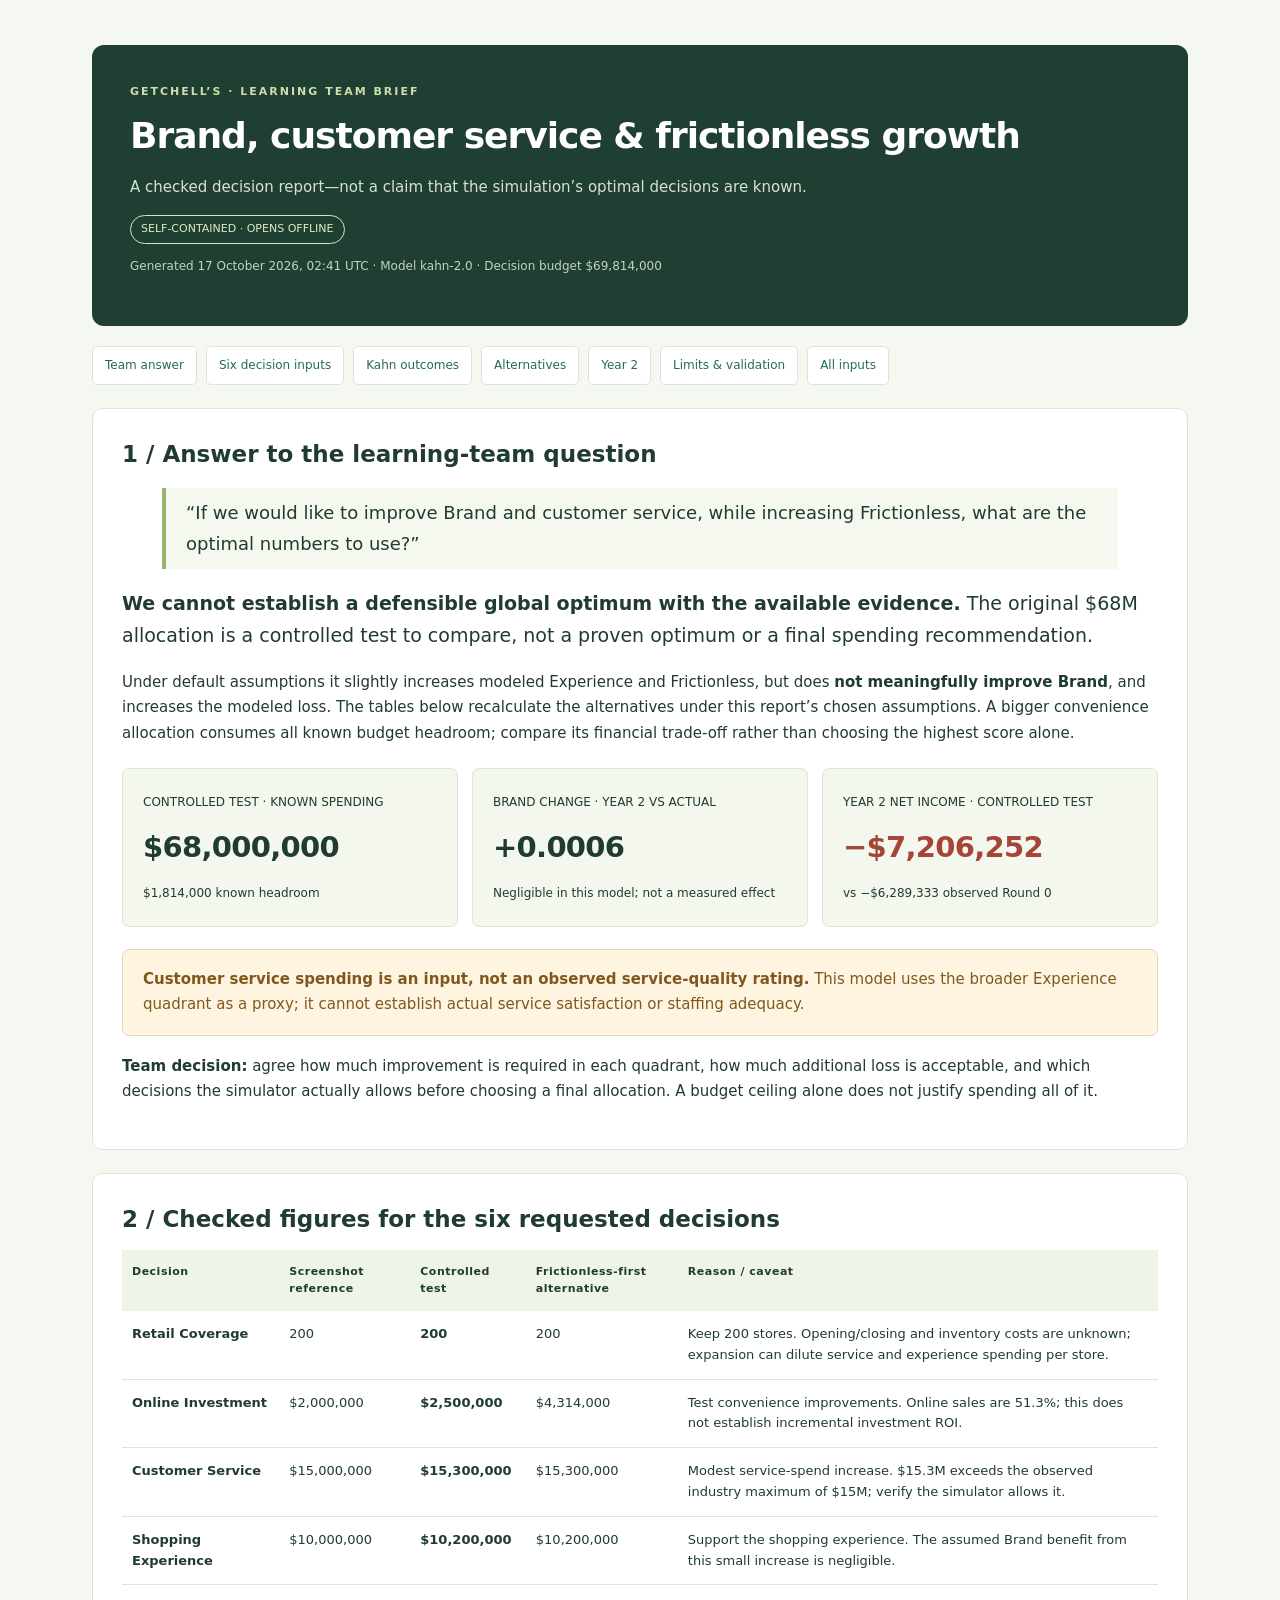
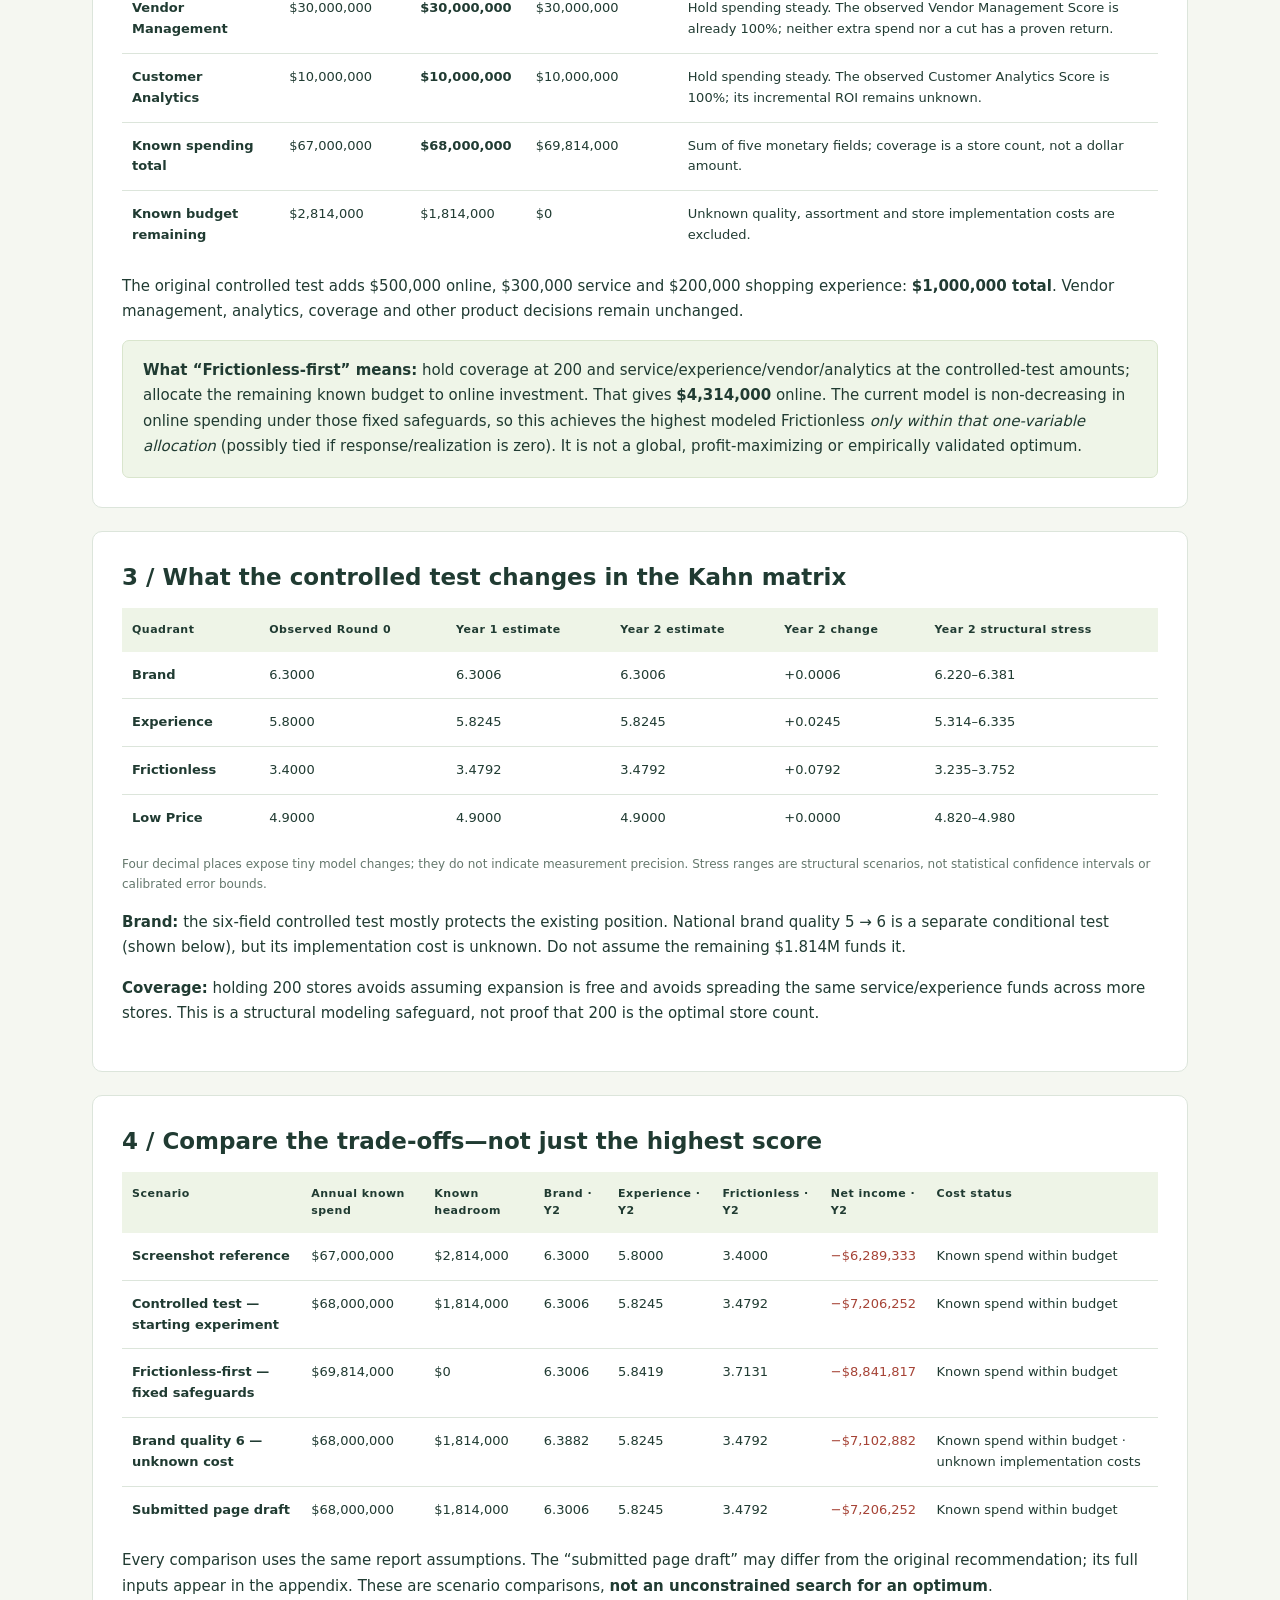
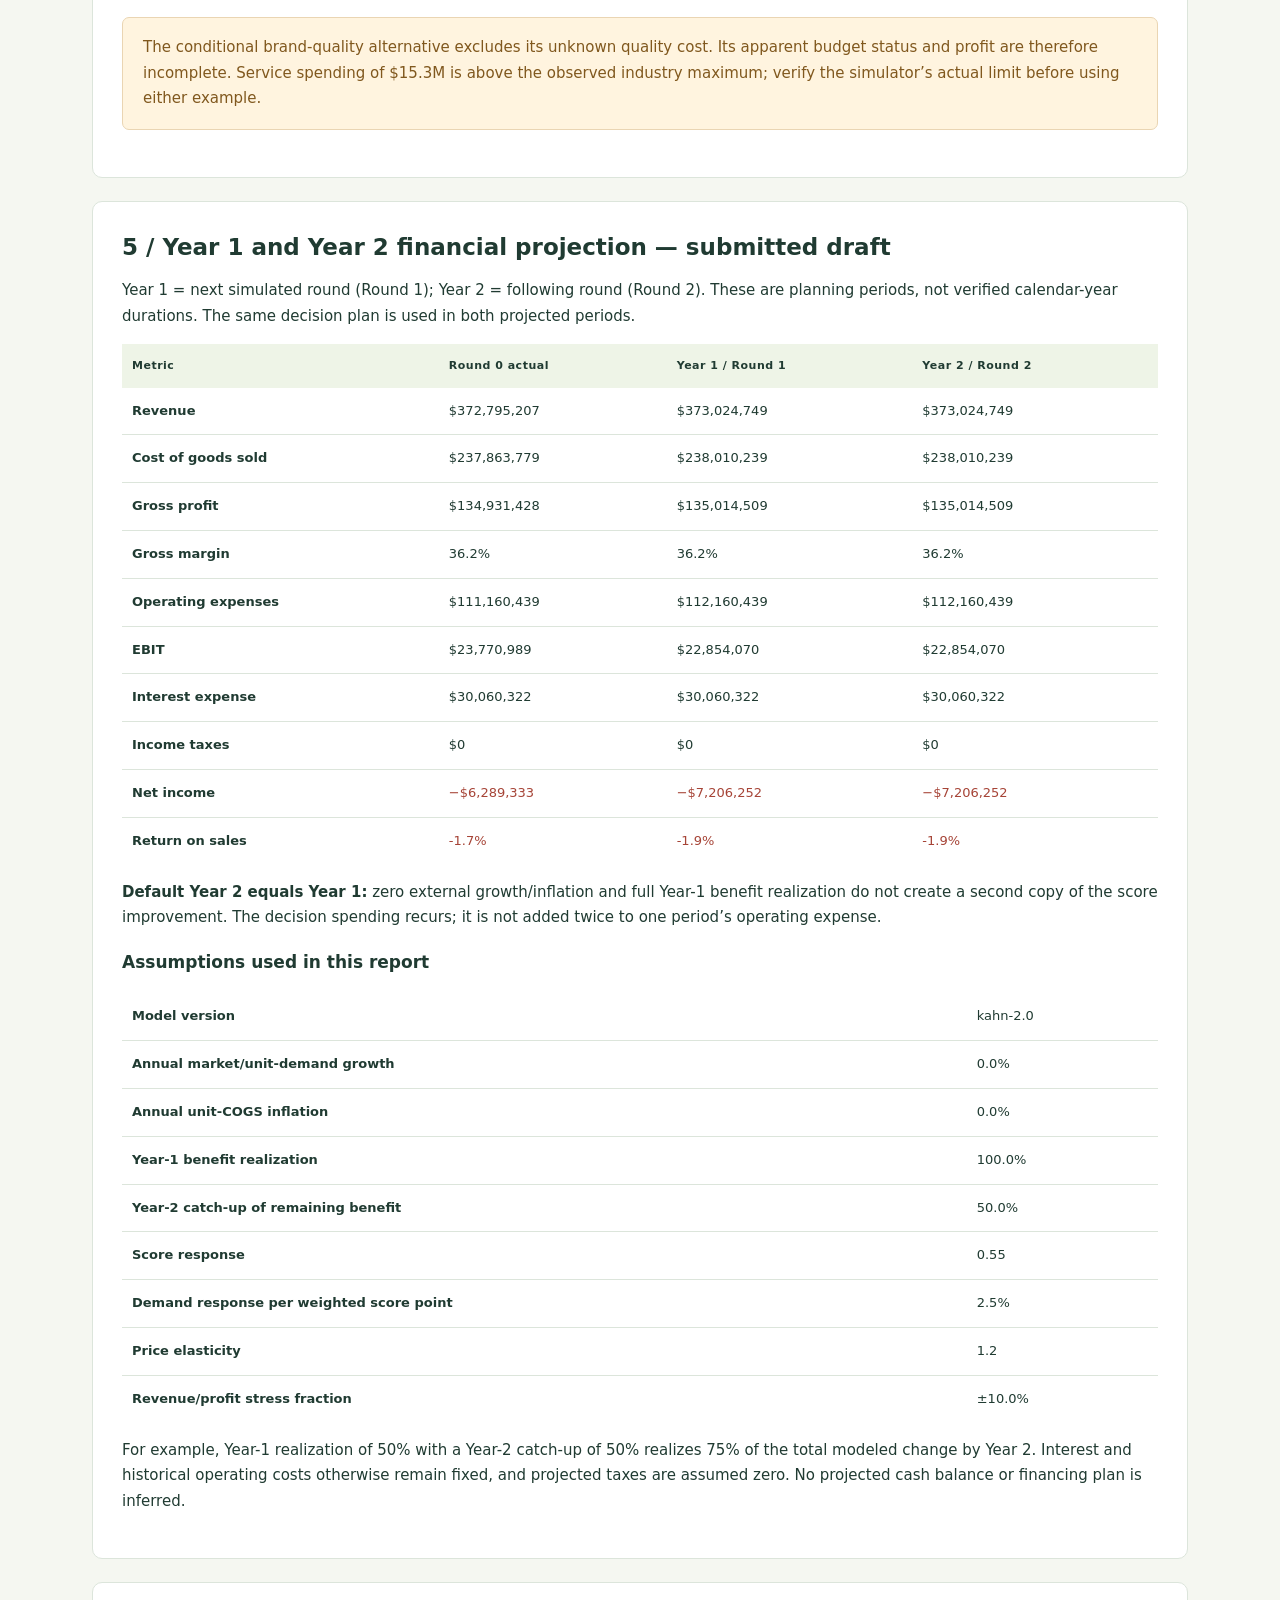
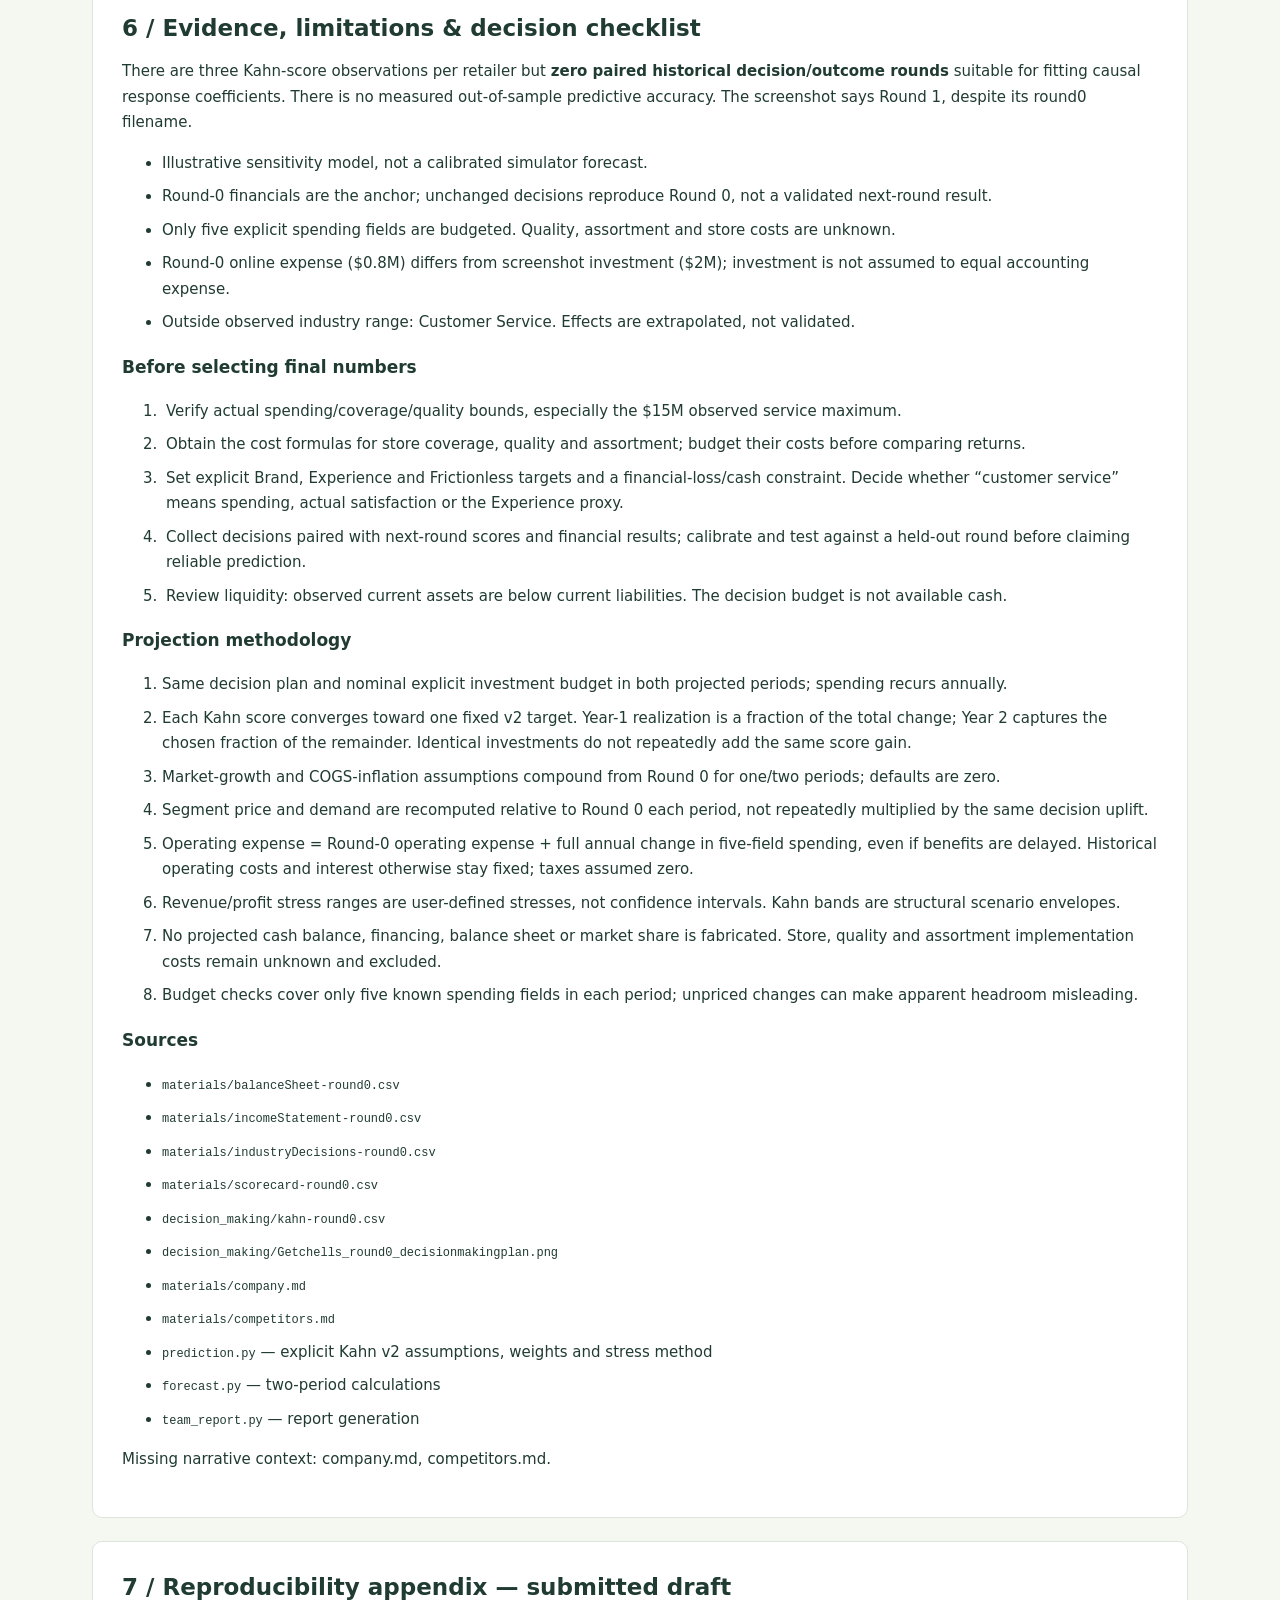
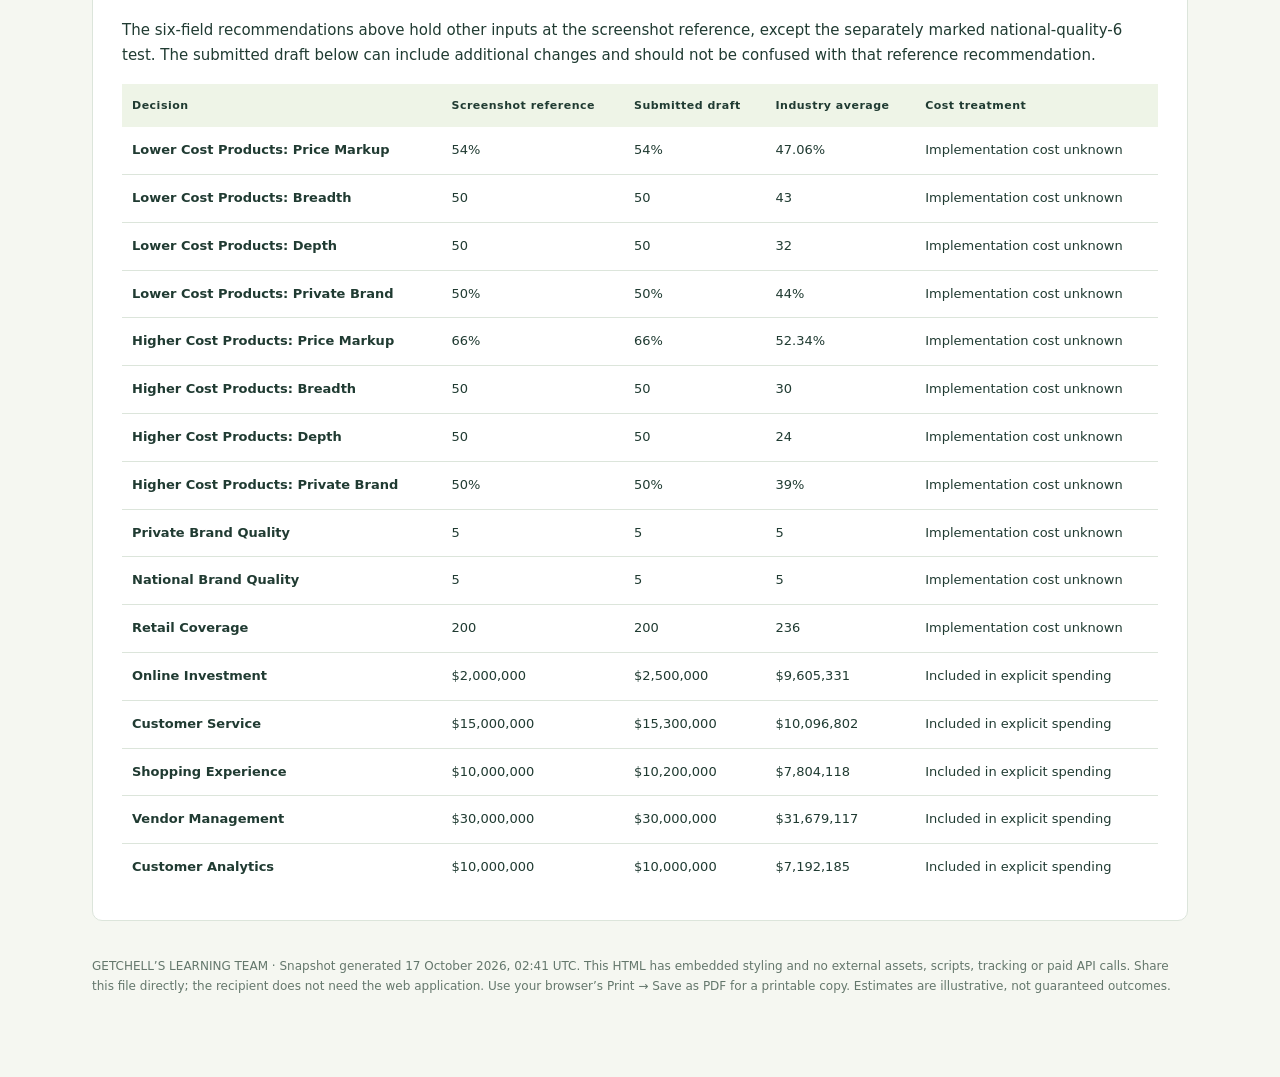
<file: reports/getchells-marketing-decision-report.html>
<!doctype html>
<html lang="en"><head><meta charset="utf-8"><meta name="viewport" content="width=device-width,initial-scale=1">
<meta name="description" content="Getchell's learning-team decision report: checked investment inputs, Kahn positioning, financial trade-offs and two-period scenarios.">
<title>Getchell’s | Marketing decision report</title>
<style>
:root{--ink:#203b32;--green:#246c54;--muted:#64776c;--line:#dce5db;--paper:#f5f7f1;--amber:#80581e;--red:#a64437}
*{box-sizing:border-box}body{margin:0;background:var(--paper);color:var(--ink);font:15px/1.7 system-ui,-apple-system,BlinkMacSystemFont,"Segoe UI",sans-serif}main{max-width:1160px;margin:auto;padding:45px 32px}header{background:#203f33;color:white;padding:38px;border-radius:12px}header p{color:#d7e2cf;max-width:920px}h1{font-size:36px;line-height:1.2;letter-spacing:-1px;margin:12px 0 18px}h2{font-size:23px;line-height:1.4;margin:0 0 15px}h3{font-size:17px}.eyebrow{font-size:11px;font-weight:700;letter-spacing:2px;text-transform:uppercase;color:#cdddab}.meta{font-size:12px;opacity:.9}section{background:white;border:1px solid var(--line);border-radius:10px;padding:29px;margin:23px 0;break-inside:auto}.lead{font-size:19px;line-height:1.65}.notice{padding:17px 20px;border-radius:7px;background:#fff4df;border:1px solid #ead5b3;color:var(--amber);margin:18px 0}.info{background:#eff5e8;border:1px solid #d9e5cd;padding:17px 20px;border-radius:7px}.negative{color:var(--red)}.muted,small{color:var(--muted)}.metrics{display:grid;grid-template-columns:repeat(3,1fr);gap:14px;margin:22px 0}.metric{background:#f4f7ee;border:1px solid var(--line);padding:20px;border-radius:7px}.metric strong{display:block;font-size:29px;letter-spacing:-.7px;margin:8px 0}.metric span{font-size:12px}.scroll{overflow-x:auto}table{width:100%;border-collapse:collapse;font-size:13px;line-height:1.6}th,td{padding:13px 10px;border-bottom:1px solid var(--line);text-align:left;vertical-align:top}thead th{background:#eef4e7;font-size:11px;letter-spacing:.5px}tbody th{font-weight:600}td{font-variant-numeric:tabular-nums}tr:last-child td,tr:last-child th{border-bottom:0}.question{border-left:4px solid #9ab36a;padding:10px 20px;background:#f5f8ee;font-size:18px}.pill{display:inline-block;padding:4px 10px;border:1px solid #d8e2c8;border-radius:20px;font-size:11px;color:#dcebbf}.toc{display:flex;flex-wrap:wrap;gap:9px;margin:20px 0}.toc a{color:var(--green);background:white;border:1px solid var(--line);border-radius:5px;padding:8px 12px;text-decoration:none;font-size:12px}li{margin:8px 0}code{font-size:12px;overflow-wrap:anywhere}footer{font-size:12px;color:var(--muted);margin:35px 0}.caption{font-size:12px;color:var(--muted)}.checklist li{padding-left:4px}@media(max-width:700px){main{padding:20px 13px}header,section{padding:23px 18px}h1{font-size:28px}.metrics{grid-template-columns:1fr}.question{font-size:16px}}@media print{body{background:white;font-size:10pt}main{max-width:none;padding:0}header{background:white;color:#203b32;border-bottom:3px solid #246c54;padding:15px 0;border-radius:0}header p,.eyebrow{color:#405c4a}section{padding:17px 0;border:0;border-top:1px solid #dce5db;border-radius:0}.toc{display:none}.scroll{overflow:visible}table{font-size:8pt}th,td{padding:7px 4px}thead{display:table-header-group}tr,.metrics,.notice,.info{break-inside:avoid}h2,h3{break-after:avoid}.pill{color:#203b32}}
</style></head><body><main>
<header><div class="eyebrow">GETCHELL’S · LEARNING TEAM BRIEF</div><h1>Brand, customer service & frictionless growth</h1>
<p>A checked decision report—not a claim that the simulation’s optimal decisions are known.</p><span class="pill">SELF-CONTAINED · OPENS OFFLINE</span>
<p class="meta">Generated 17 October 2026, 02:41 UTC · Model kahn-2.0 · Decision budget $69,814,000</p></header>
<nav class="toc" aria-label="Report sections"><a href="#answer">Team answer</a><a href="#numbers">Six decision inputs</a><a href="#outcomes">Kahn outcomes</a><a href="#alternatives">Alternatives</a><a href="#year2">Year 2</a><a href="#limits">Limits & validation</a><a href="#appendix">All inputs</a></nav>
<section id="answer"><h2>1 / Answer to the learning-team question</h2>
<blockquote class="question">“If we would like to improve Brand and customer service, while increasing Frictionless, what are the optimal numbers to use?”</blockquote>
<p class="lead"><strong>We cannot establish a defensible global optimum with the available evidence.</strong> The original $68M allocation is a controlled test to compare, not a proven optimum or a final spending recommendation.</p>
<p>Under default assumptions it slightly increases modeled Experience and Frictionless, but does <strong>not meaningfully improve Brand</strong>, and increases the modeled loss. The tables below recalculate the alternatives under this report’s chosen assumptions. A bigger convenience allocation consumes all known budget headroom; compare its financial trade-off rather than choosing the highest score alone.</p>
<div class="metrics"><div class="metric"><span>CONTROLLED TEST · KNOWN SPENDING</span><strong>$68,000,000</strong><span>$1,814,000 known headroom</span></div>
<div class="metric"><span>BRAND CHANGE · YEAR 2 VS ACTUAL</span><strong>+0.0006</strong><span>Negligible in this model; not a measured effect</span></div>
<div class="metric"><span>YEAR 2 NET INCOME · CONTROLLED TEST</span><strong class="negative">−$7,206,252</strong><span>vs −$6,289,333 observed Round 0</span></div></div>
<div class="notice"><strong>Customer service spending is an input, not an observed service-quality rating.</strong> This model uses the broader Experience quadrant as a proxy; it cannot establish actual service satisfaction or staffing adequacy.</div>
<p><strong>Team decision:</strong> agree how much improvement is required in each quadrant, how much additional loss is acceptable, and which decisions the simulator actually allows before choosing a final allocation. A budget ceiling alone does not justify spending all of it.</p></section>
<section id="numbers"><h2>2 / Checked figures for the six requested decisions</h2>
<div class="scroll"><table><thead><tr><th>Decision</th><th>Screenshot reference</th><th>Controlled test</th><th>Frictionless-first alternative</th><th>Reason / caveat</th></tr></thead><tbody><tr><th scope='row'>Retail Coverage</th><td>200</td><td><strong>200</strong></td><td>200</td><td>Keep 200 stores. Opening/closing and inventory costs are unknown; expansion can dilute service and experience spending per store.</td></tr><tr><th scope='row'>Online Investment</th><td>$2,000,000</td><td><strong>$2,500,000</strong></td><td>$4,314,000</td><td>Test convenience improvements. Online sales are 51.3%; this does not establish incremental investment ROI.</td></tr><tr><th scope='row'>Customer Service</th><td>$15,000,000</td><td><strong>$15,300,000</strong></td><td>$15,300,000</td><td>Modest service-spend increase. $15.3M exceeds the observed industry maximum of $15M; verify the simulator allows it.</td></tr><tr><th scope='row'>Shopping Experience</th><td>$10,000,000</td><td><strong>$10,200,000</strong></td><td>$10,200,000</td><td>Support the shopping experience. The assumed Brand benefit from this small increase is negligible.</td></tr><tr><th scope='row'>Vendor Management</th><td>$30,000,000</td><td><strong>$30,000,000</strong></td><td>$30,000,000</td><td>Hold spending steady. The observed Vendor Management Score is already 100%; neither extra spend nor a cut has a proven return.</td></tr><tr><th scope='row'>Customer Analytics</th><td>$10,000,000</td><td><strong>$10,000,000</strong></td><td>$10,000,000</td><td>Hold spending steady. The observed Customer Analytics Score is 100%; its incremental ROI remains unknown.</td></tr>
<tr><th>Known spending total</th><td>$67,000,000</td><td><strong>$68,000,000</strong></td><td>$69,814,000</td><td>Sum of five monetary fields; coverage is a store count, not a dollar amount.</td></tr>
<tr><th>Known budget remaining</th><td>$2,814,000</td><td>$1,814,000</td><td>$0</td><td>Unknown quality, assortment and store implementation costs are excluded.</td></tr></tbody></table></div>
<p>The original controlled test adds $500,000 online, $300,000 service and $200,000 shopping experience: <strong>$1,000,000 total</strong>. Vendor management, analytics, coverage and other product decisions remain unchanged.</p>
<div class="info"><strong>What “Frictionless-first” means:</strong> hold coverage at 200 and service/experience/vendor/analytics at the controlled-test amounts; allocate the remaining known budget to online investment. That gives <strong>$4,314,000</strong> online. The current model is non-decreasing in online spending under those fixed safeguards, so this achieves the highest modeled Frictionless <em>only within that one-variable allocation</em> (possibly tied if response/realization is zero). It is not a global, profit-maximizing or empirically validated optimum.</div></section>
<section id="outcomes"><h2>3 / What the controlled test changes in the Kahn matrix</h2>
<div class="scroll"><table><thead><tr><th>Quadrant</th><th>Observed Round 0</th><th>Year 1 estimate</th><th>Year 2 estimate</th><th>Year 2 change</th><th>Year 2 structural stress</th></tr></thead><tbody><tr><th scope='row'>Brand</th><td>6.3000</td><td>6.3006</td><td>6.3006</td><td>+0.0006</td><td>6.220–6.381</td></tr><tr><th scope='row'>Experience</th><td>5.8000</td><td>5.8245</td><td>5.8245</td><td>+0.0245</td><td>5.314–6.335</td></tr><tr><th scope='row'>Frictionless</th><td>3.4000</td><td>3.4792</td><td>3.4792</td><td>+0.0792</td><td>3.235–3.752</td></tr><tr><th scope='row'>Low Price</th><td>4.9000</td><td>4.9000</td><td>4.9000</td><td>+0.0000</td><td>4.820–4.980</td></tr></tbody></table></div>
<p class="caption">Four decimal places expose tiny model changes; they do not indicate measurement precision. Stress ranges are structural scenarios, not statistical confidence intervals or calibrated error bounds.</p>
<p><strong>Brand:</strong> the six-field controlled test mostly protects the existing position. National brand quality 5 → 6 is a separate conditional test (shown below), but its implementation cost is unknown. Do not assume the remaining $1.814M funds it.</p>
<p><strong>Coverage:</strong> holding 200 stores avoids assuming expansion is free and avoids spreading the same service/experience funds across more stores. This is a structural modeling safeguard, not proof that 200 is the optimal store count.</p></section>
<section id="alternatives"><h2>4 / Compare the trade-offs—not just the highest score</h2>
<div class="scroll"><table><thead><tr><th>Scenario</th><th>Annual known spend</th><th>Known headroom</th><th>Brand · Y2</th><th>Experience · Y2</th><th>Frictionless · Y2</th><th>Net income · Y2</th><th>Cost status</th></tr></thead><tbody><tr><th scope='row'>Screenshot reference</th><td>$67,000,000</td><td>$2,814,000</td><td>6.3000</td><td>5.8000</td><td>3.4000</td><td class='negative'>−$6,289,333</td><td>Known spend within budget</td></tr><tr><th scope='row'>Controlled test — starting experiment</th><td>$68,000,000</td><td>$1,814,000</td><td>6.3006</td><td>5.8245</td><td>3.4792</td><td class='negative'>−$7,206,252</td><td>Known spend within budget</td></tr><tr><th scope='row'>Frictionless-first — fixed safeguards</th><td>$69,814,000</td><td>$0</td><td>6.3006</td><td>5.8419</td><td>3.7131</td><td class='negative'>−$8,841,817</td><td>Known spend within budget</td></tr><tr><th scope='row'>Brand quality 6 — unknown cost</th><td>$68,000,000</td><td>$1,814,000</td><td>6.3882</td><td>5.8245</td><td>3.4792</td><td class='negative'>−$7,102,882</td><td>Known spend within budget · unknown implementation costs</td></tr><tr><th scope='row'>Submitted page draft</th><td>$68,000,000</td><td>$1,814,000</td><td>6.3006</td><td>5.8245</td><td>3.4792</td><td class='negative'>−$7,206,252</td><td>Known spend within budget</td></tr></tbody></table></div>
<p>Every comparison uses the same report assumptions. The “submitted page draft” may differ from the original recommendation; its full inputs appear in the appendix. These are scenario comparisons, <strong>not an unconstrained search for an optimum</strong>.</p>
<div class="notice">The conditional brand-quality alternative excludes its unknown quality cost. Its apparent budget status and profit are therefore incomplete. Service spending of $15.3M is above the observed industry maximum; verify the simulator’s actual limit before using either example.</div></section>
<section id="year2"><h2>5 / Year 1 and Year 2 financial projection — submitted draft</h2>
<p>Year 1 = next simulated round (Round 1); Year 2 = following round (Round 2). These are planning periods, not verified calendar-year durations. The same decision plan is used in both projected periods.</p>
<div class="scroll"><table><thead><tr><th>Metric</th><th>Round 0 actual</th><th>Year 1 / Round 1</th><th>Year 2 / Round 2</th></tr></thead><tbody><tr><th scope='row'>Revenue</th><td class=''>$372,795,207</td><td class=''>$373,024,749</td><td class=''>$373,024,749</td></tr><tr><th scope='row'>Cost of goods sold</th><td class=''>$237,863,779</td><td class=''>$238,010,239</td><td class=''>$238,010,239</td></tr><tr><th scope='row'>Gross profit</th><td class=''>$134,931,428</td><td class=''>$135,014,509</td><td class=''>$135,014,509</td></tr><tr><th scope='row'>Gross margin</th><td class=''>36.2%</td><td class=''>36.2%</td><td class=''>36.2%</td></tr><tr><th scope='row'>Operating expenses</th><td class=''>$111,160,439</td><td class=''>$112,160,439</td><td class=''>$112,160,439</td></tr><tr><th scope='row'>EBIT</th><td class=''>$23,770,989</td><td class=''>$22,854,070</td><td class=''>$22,854,070</td></tr><tr><th scope='row'>Interest expense</th><td class=''>$30,060,322</td><td class=''>$30,060,322</td><td class=''>$30,060,322</td></tr><tr><th scope='row'>Income taxes</th><td class=''>$0</td><td class=''>$0</td><td class=''>$0</td></tr><tr><th scope='row'>Net income</th><td class='negative'>−$6,289,333</td><td class='negative'>−$7,206,252</td><td class='negative'>−$7,206,252</td></tr><tr><th scope='row'>Return on sales</th><td class='negative'>-1.7%</td><td class='negative'>-1.9%</td><td class='negative'>-1.9%</td></tr></tbody></table></div>
<p><strong>Default Year 2 equals Year 1:</strong> zero external growth/inflation and full Year-1 benefit realization do not create a second copy of the score improvement. The decision spending recurs; it is not added twice to one period’s operating expense.</p>
<h3>Assumptions used in this report</h3><div class="scroll"><table><tbody><tr><th scope="row">Model version</th><td>kahn-2.0</td></tr><tr><th scope="row">Annual market/unit-demand growth</th><td>0.0%</td></tr><tr><th scope="row">Annual unit-COGS inflation</th><td>0.0%</td></tr><tr><th scope="row">Year-1 benefit realization</th><td>100.0%</td></tr><tr><th scope="row">Year-2 catch-up of remaining benefit</th><td>50.0%</td></tr><tr><th scope="row">Score response</th><td>0.55</td></tr><tr><th scope="row">Demand response per weighted score point</th><td>2.5%</td></tr><tr><th scope="row">Price elasticity</th><td>1.2</td></tr><tr><th scope="row">Revenue/profit stress fraction</th><td>±10.0%</td></tr></tbody></table></div>
<p>For example, Year-1 realization of 50% with a Year-2 catch-up of 50% realizes 75% of the total modeled change by Year 2. Interest and historical operating costs otherwise remain fixed, and projected taxes are assumed zero. No projected cash balance or financing plan is inferred.</p></section>
<section id="limits"><h2>6 / Evidence, limitations & decision checklist</h2>
<p>There are three Kahn-score observations per retailer but <strong>zero paired historical decision/outcome rounds</strong> suitable for fitting causal response coefficients. There is no measured out-of-sample predictive accuracy. The screenshot says Round 1, despite its round0 filename.</p>
<ul><li>Illustrative sensitivity model, not a calibrated simulator forecast.</li><li>Round-0 financials are the anchor; unchanged decisions reproduce Round 0, not a validated next-round result.</li><li>Only five explicit spending fields are budgeted. Quality, assortment and store costs are unknown.</li><li>Round-0 online expense ($0.8M) differs from screenshot investment ($2M); investment is not assumed to equal accounting expense.</li><li>Outside observed industry range: Customer Service. Effects are extrapolated, not validated.</li></ul>
<h3>Before selecting final numbers</h3><ol class="checklist"><li>Verify actual spending/coverage/quality bounds, especially the $15M observed service maximum.</li><li>Obtain the cost formulas for store coverage, quality and assortment; budget their costs before comparing returns.</li><li>Set explicit Brand, Experience and Frictionless targets and a financial-loss/cash constraint. Decide whether “customer service” means spending, actual satisfaction or the Experience proxy.</li><li>Collect decisions paired with next-round scores and financial results; calibrate and test against a held-out round before claiming reliable prediction.</li><li>Review liquidity: observed current assets are below current liabilities. The decision budget is not available cash.</li></ol>
<h3>Projection methodology</h3><ol><li>Same decision plan and nominal explicit investment budget in both projected periods; spending recurs annually.</li><li>Each Kahn score converges toward one fixed v2 target. Year-1 realization is a fraction of the total change; Year 2 captures the chosen fraction of the remainder. Identical investments do not repeatedly add the same score gain.</li><li>Market-growth and COGS-inflation assumptions compound from Round 0 for one/two periods; defaults are zero.</li><li>Segment price and demand are recomputed relative to Round 0 each period, not repeatedly multiplied by the same decision uplift.</li><li>Operating expense = Round-0 operating expense + full annual change in five-field spending, even if benefits are delayed. Historical operating costs and interest otherwise stay fixed; taxes assumed zero.</li><li>Revenue/profit stress ranges are user-defined stresses, not confidence intervals. Kahn bands are structural scenario envelopes.</li><li>No projected cash balance, financing, balance sheet or market share is fabricated. Store, quality and assortment implementation costs remain unknown and excluded.</li><li>Budget checks cover only five known spending fields in each period; unpriced changes can make apparent headroom misleading.</li></ol>
<h3>Sources</h3><ul><li><code>materials/balanceSheet-round0.csv</code></li><li><code>materials/incomeStatement-round0.csv</code></li><li><code>materials/industryDecisions-round0.csv</code></li><li><code>materials/scorecard-round0.csv</code></li><li><code>decision_making/kahn-round0.csv</code></li><li><code>decision_making/Getchells_round0_decisionmakingplan.png</code></li><li><code>materials/company.md</code></li><li><code>materials/competitors.md</code></li><li><code>prediction.py</code> — explicit Kahn v2 assumptions, weights and stress method</li><li><code>forecast.py</code> — two-period calculations</li><li><code>team_report.py</code> — report generation</li></ul>
<p>Missing narrative context: company.md, competitors.md.</p></section>
<section id="appendix"><h2>7 / Reproducibility appendix — submitted draft</h2>
<p>The six-field recommendations above hold other inputs at the screenshot reference, except the separately marked national-quality-6 test. The submitted draft below can include additional changes and should not be confused with that reference recommendation.</p>
<div class="scroll"><table><thead><tr><th>Decision</th><th>Screenshot reference</th><th>Submitted draft</th><th>Industry average</th><th>Cost treatment</th></tr></thead><tbody><tr><th scope='row'>Lower Cost Products: Price Markup</th><td>54%</td><td>54%</td><td>47.06%</td><td>Implementation cost unknown</td></tr><tr><th scope='row'>Lower Cost Products: Breadth</th><td>50</td><td>50</td><td>43</td><td>Implementation cost unknown</td></tr><tr><th scope='row'>Lower Cost Products: Depth</th><td>50</td><td>50</td><td>32</td><td>Implementation cost unknown</td></tr><tr><th scope='row'>Lower Cost Products: Private Brand</th><td>50%</td><td>50%</td><td>44%</td><td>Implementation cost unknown</td></tr><tr><th scope='row'>Higher Cost Products: Price Markup</th><td>66%</td><td>66%</td><td>52.34%</td><td>Implementation cost unknown</td></tr><tr><th scope='row'>Higher Cost Products: Breadth</th><td>50</td><td>50</td><td>30</td><td>Implementation cost unknown</td></tr><tr><th scope='row'>Higher Cost Products: Depth</th><td>50</td><td>50</td><td>24</td><td>Implementation cost unknown</td></tr><tr><th scope='row'>Higher Cost Products: Private Brand</th><td>50%</td><td>50%</td><td>39%</td><td>Implementation cost unknown</td></tr><tr><th scope='row'>Private Brand Quality</th><td>5</td><td>5</td><td>5</td><td>Implementation cost unknown</td></tr><tr><th scope='row'>National Brand Quality</th><td>5</td><td>5</td><td>5</td><td>Implementation cost unknown</td></tr><tr><th scope='row'>Retail Coverage</th><td>200</td><td>200</td><td>236</td><td>Implementation cost unknown</td></tr><tr><th scope='row'>Online Investment</th><td>$2,000,000</td><td>$2,500,000</td><td>$9,605,331</td><td>Included in explicit spending</td></tr><tr><th scope='row'>Customer Service</th><td>$15,000,000</td><td>$15,300,000</td><td>$10,096,802</td><td>Included in explicit spending</td></tr><tr><th scope='row'>Shopping Experience</th><td>$10,000,000</td><td>$10,200,000</td><td>$7,804,118</td><td>Included in explicit spending</td></tr><tr><th scope='row'>Vendor Management</th><td>$30,000,000</td><td>$30,000,000</td><td>$31,679,117</td><td>Included in explicit spending</td></tr><tr><th scope='row'>Customer Analytics</th><td>$10,000,000</td><td>$10,000,000</td><td>$7,192,185</td><td>Included in explicit spending</td></tr></tbody></table></div></section>
<footer>GETCHELL’S LEARNING TEAM · Snapshot generated 17 October 2026, 02:41 UTC. This HTML has embedded styling and no external assets, scripts, tracking or paid API calls. Share this file directly; the recipient does not need the web application. Use your browser’s Print → Save as PDF for a printable copy. Estimates are illustrative, not guaranteed outcomes.</footer>
</main></body></html>
</file>
